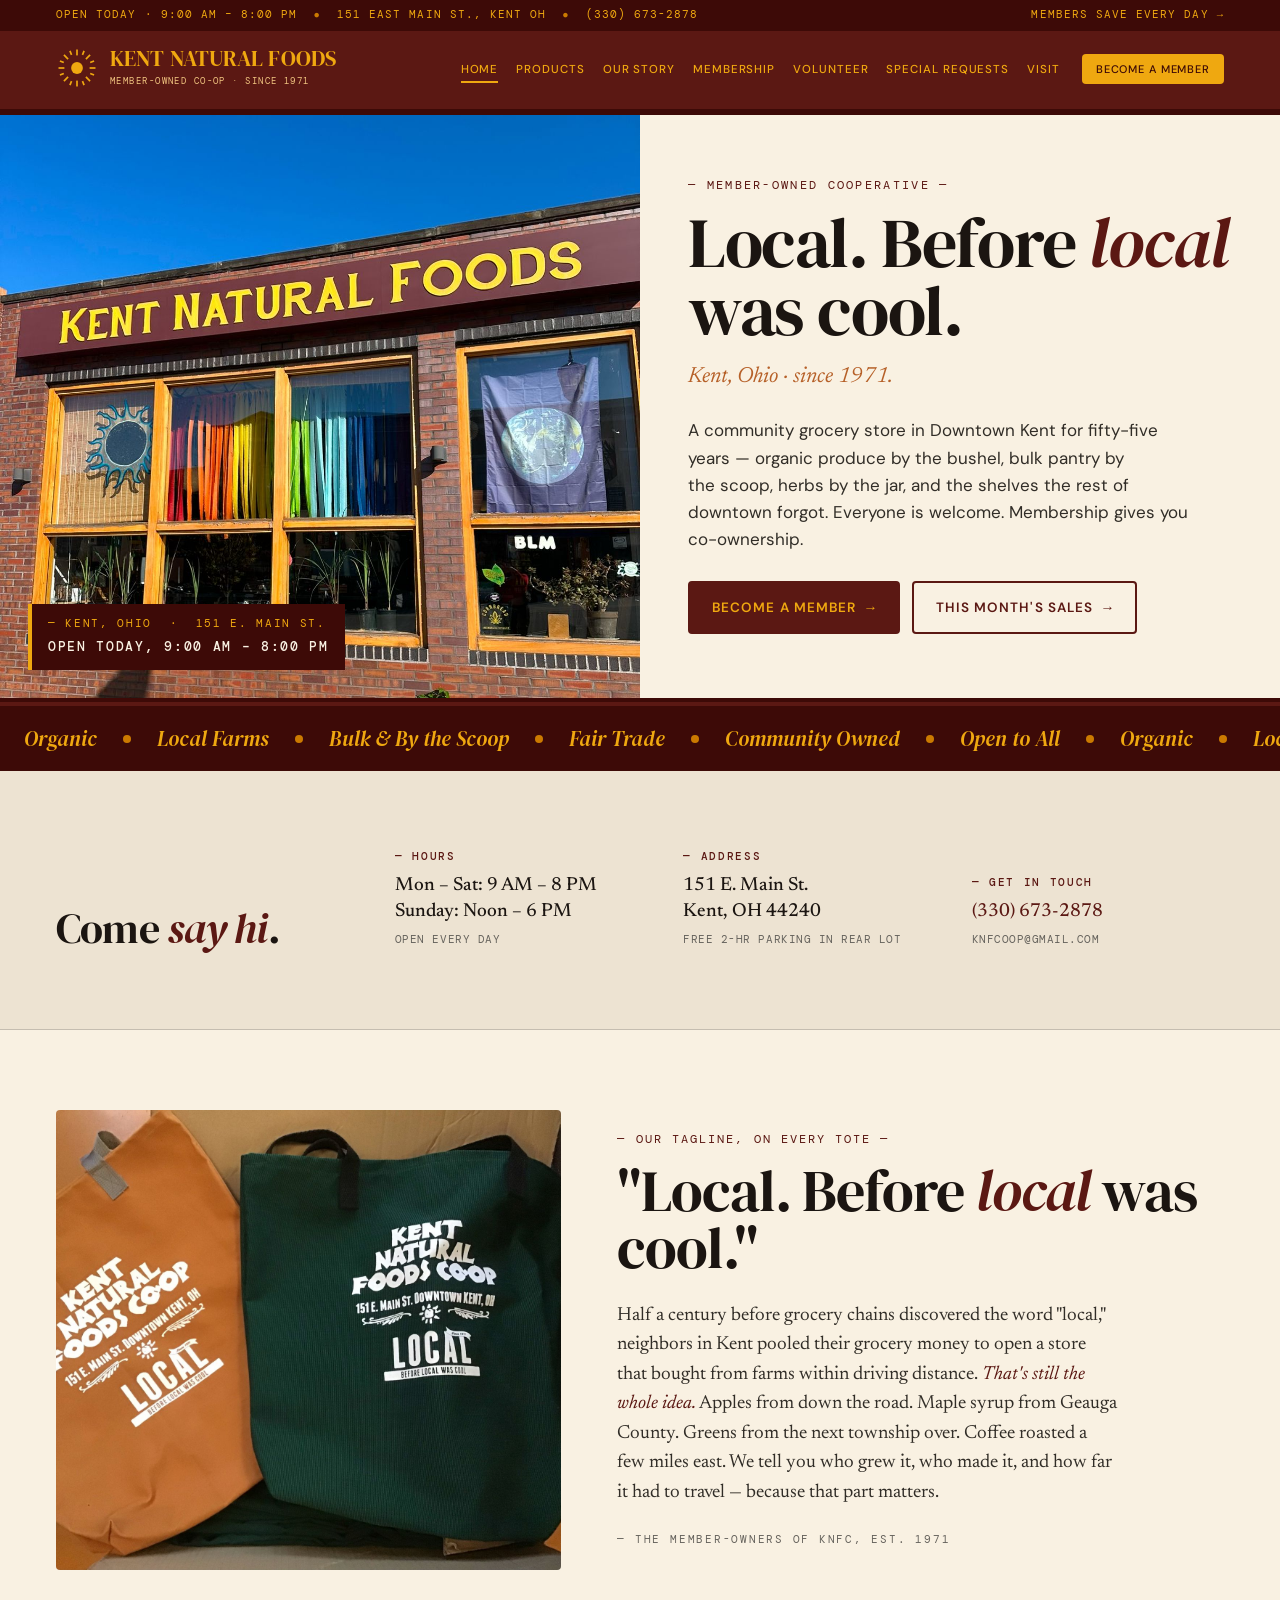
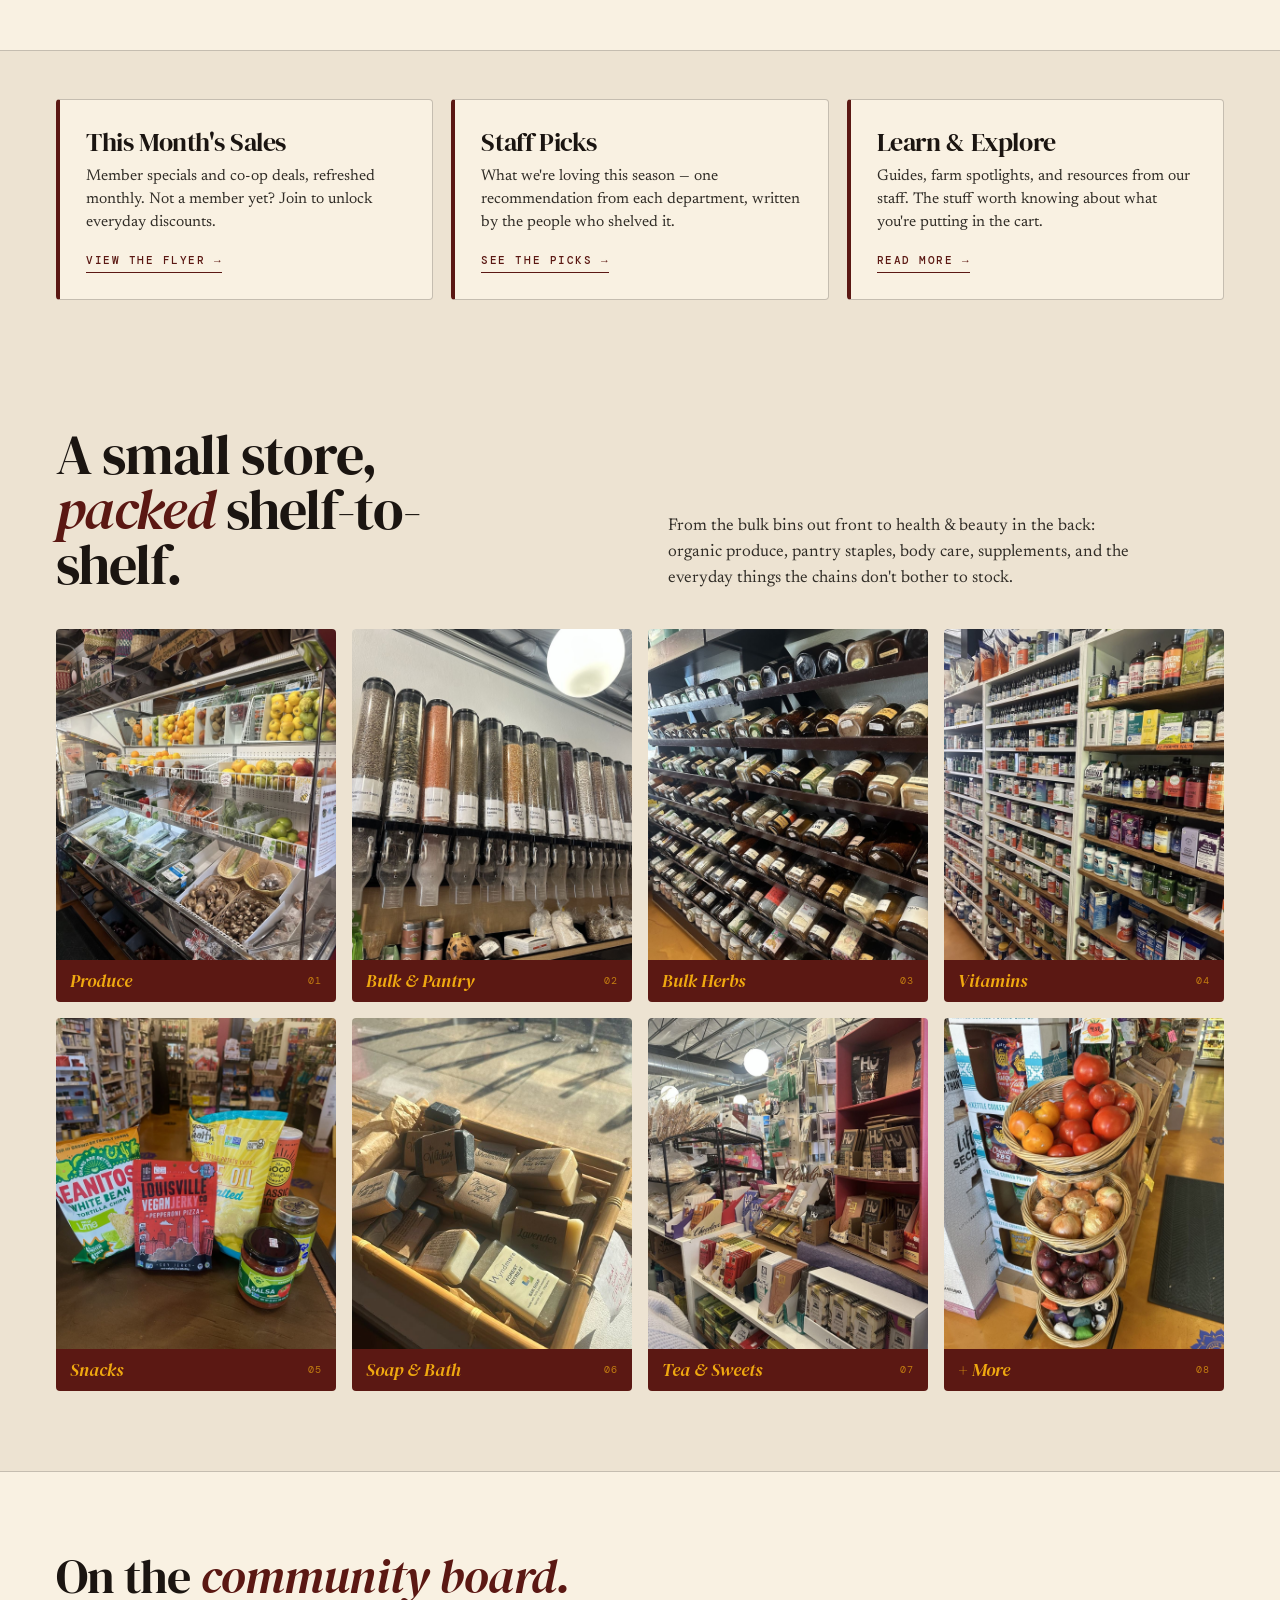
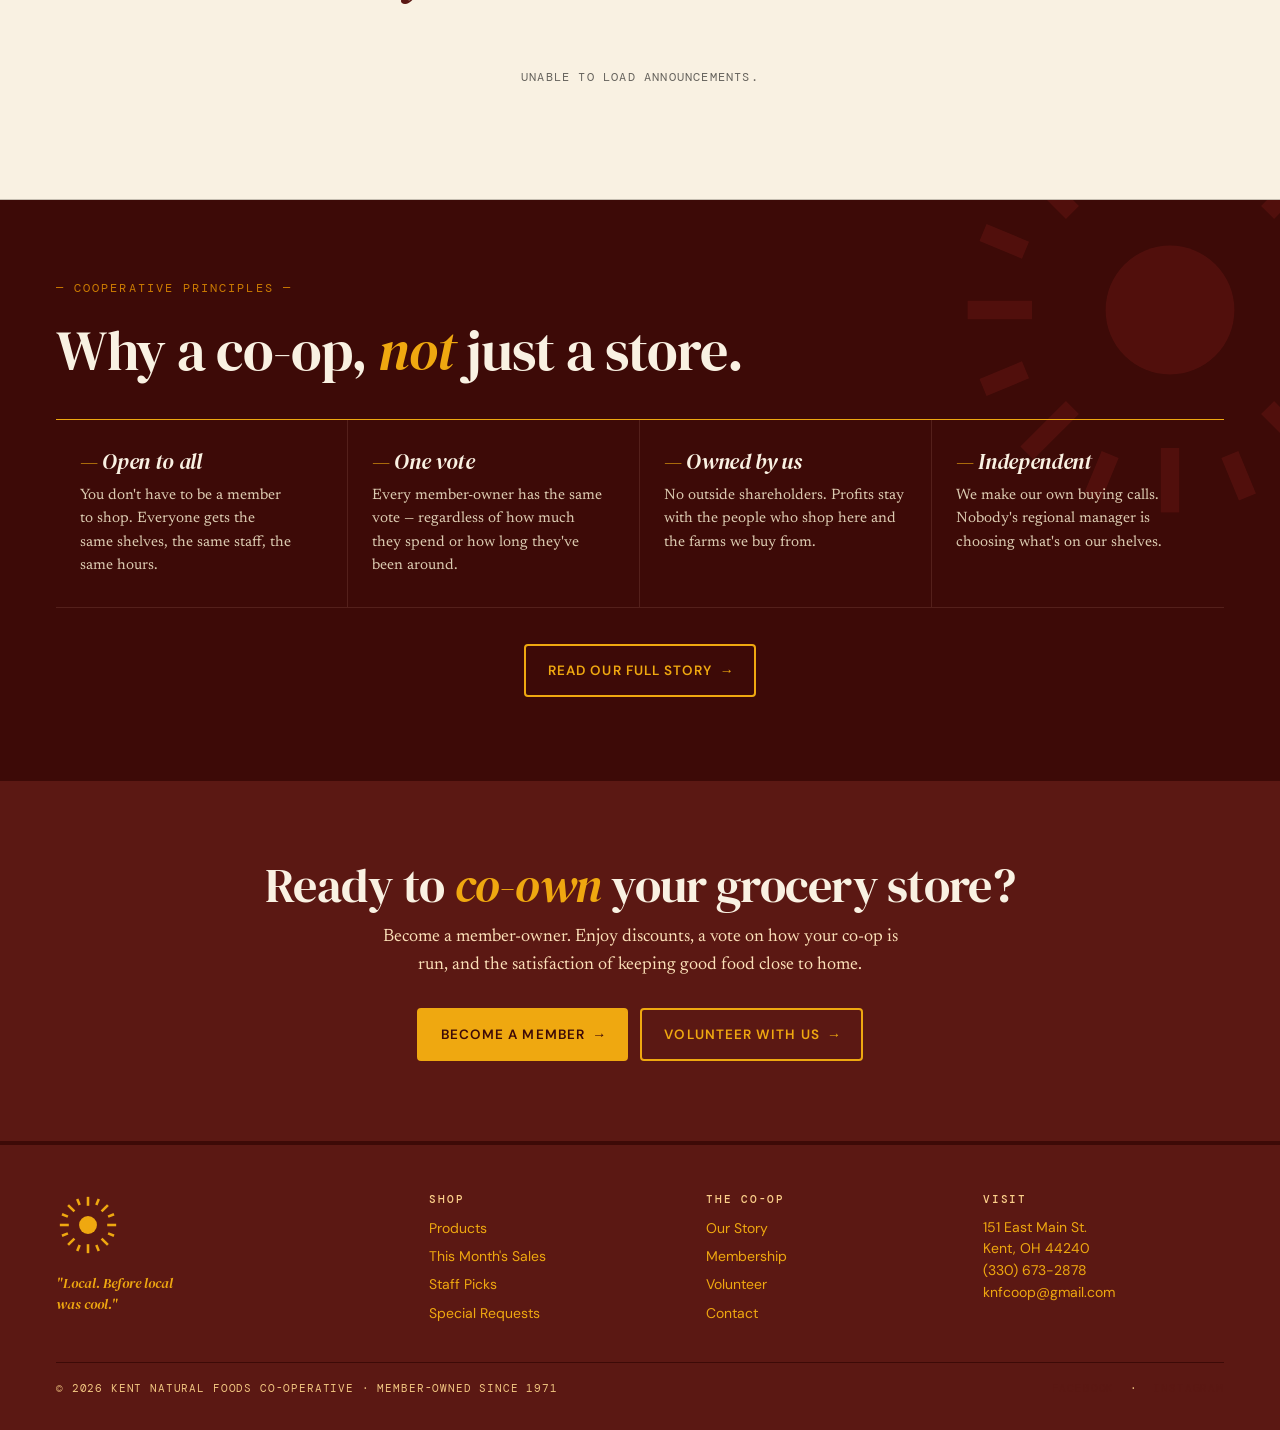
<file: index.html>
<!DOCTYPE html>
<html lang="en">
<head>
    <meta charset="UTF-8">
    <meta name="viewport" content="width=device-width, initial-scale=1.0">
    <title>Kent Natural Foods Co-op · Member-Owned Since 1971</title>
    <meta name="description" content="A community-owned grocery store on Main Street in Kent, Ohio. Organic produce, bulk pantry, herbs, and everyday goods — owned by the people who shop here. Since 1971.">
    <link rel="stylesheet" href="css/styles.css?v=2">
    <link rel="preconnect" href="https://fonts.googleapis.com">
    <link rel="preconnect" href="https://fonts.gstatic.com" crossorigin>
    <link href="https://fonts.googleapis.com/css2?family=DM+Serif+Display:ital@0;1&family=Newsreader:ital,opsz,wght@0,6..72,400;0,6..72,500;0,6..72,600;1,6..72,400;1,6..72,500&family=DM+Sans:opsz,wght@9..40,400;9..40,500;9..40,600;9..40,700&family=DM+Mono:wght@400;500&display=swap" rel="stylesheet">
</head>
<body>
    <div id="header-placeholder"></div>

    <main>
        <!-- ===================================
             HERO — storefront + manifesto line
             =================================== -->
        <section class="hero">
            <div class="hero-photo" role="img" aria-label="The KNFC storefront on East Main Street, Kent, Ohio.">
                <div class="open-badge">
                    — Kent, Ohio &nbsp;·&nbsp; 151 E. Main St.
                    <b id="hero-open-badge">Open today, 9 AM – 8 PM</b>
                </div>
            </div>
            <div class="hero-content">
                <div class="hero-eyebrow">— Member-owned cooperative —</div>
                <h1>Local. Before <em>local</em><br>was cool.</h1>
                <div class="since">Kent, Ohio · since 1971.</div>
                <p>A community grocery store in Downtown Kent for fifty-five years — organic produce by the bushel, bulk pantry by the scoop, herbs by the jar, and the shelves the rest of downtown forgot. Everyone is welcome. Membership gives you co-ownership.</p>
                <div class="hero-buttons">
                    <a href="membership.html" class="btn btn-primary">Become a Member</a>
                    <a href="products.html#sales" class="btn btn-secondary">This Month's Sales</a>
                </div>
            </div>
        </section>

        <!-- ===================================
             MARQUEE — values strip
             =================================== -->
        <section class="marquee" aria-hidden="true">
            <div class="marquee-track">
                <span>Organic</span><span class="sep"></span>
                <span>Local Farms</span><span class="sep"></span>
                <span>Bulk &amp; By the Scoop</span><span class="sep"></span>
                <span>Fair Trade</span><span class="sep"></span>
                <span>Community Owned</span><span class="sep"></span>
                <span>Open to All</span><span class="sep"></span>
                <span>Organic</span><span class="sep"></span>
                <span>Local Farms</span><span class="sep"></span>
                <span>Bulk &amp; By the Scoop</span><span class="sep"></span>
                <span>Fair Trade</span><span class="sep"></span>
                <span>Member Owned</span><span class="sep"></span>
                <span>Open to All</span><span class="sep"></span>
            </div>
        </section>

        <!-- ===================================
             VISIT STRIP
             =================================== -->
        <section class="quick-info">
            <div class="container">
                <div class="info-cards">
                    <div class="info-card info-title">
                        <h2>Come <em>say hi</em>.</h2>
                    </div>
                    <div class="info-card">
                        <h3>— Hours</h3>
                        <p>
                            Mon – Sat: 9 AM – 8 PM<br>
                            Sunday: Noon – 6 PM
                        </p>
                        <span class="info-tiny">Open every day</span>
                    </div>
                    <div class="info-card">
                        <h3>— Address</h3>
                        <p>
                            151 E. Main St.<br>
                            Kent, OH 44240
                        </p>
                        <span class="info-tiny">Free 2-hr parking in rear lot</span>
                    </div>
                    <div class="info-card">
                        <h3>— Get in touch</h3>
                        <p>
                            <a href="tel:3306732878">(330) 673-2878</a>
                        </p>
                        <span class="info-tiny">knfcoop@gmail.com</span>
                    </div>
                </div>
            </div>
        </section>

        <!-- ===================================
             MANIFESTO STRIP — "Before local was cool"
             =================================== -->
        <section class="manifesto">
            <div class="container">
                <div class="manifesto-image" role="img" aria-label="A KNFC tote bag with the tagline 'Local. Before local was cool.'"></div>
                <div class="manifesto-copy">
                    <div class="pre">— Our tagline, on every tote —</div>
                    <h2>"Local. Before <em>local</em> was cool."</h2>
                    <p>Half a century before grocery chains discovered the word "local," neighbors in Kent pooled their grocery money to open a store that bought from farms within driving distance. <em>That's still the whole idea.</em> Apples from down the road. Maple syrup from Geauga County. Greens from the next township over. Coffee roasted a few miles east. We tell you who grew it, who made it, and how far it had to travel — because that part matters.</p>
                    <div class="manifesto-signoff">— The member-owners of KNFC, est. 1971</div>
                </div>
            </div>
        </section>

        <!-- ===================================
             FEATURE LINKS — sales, picks, learn
             =================================== -->
        <section class="feature-links">
            <div class="container">
                <div class="feature-link-cards">
                    <a href="products.html#sales" class="feature-link-card">
                        <h3>This Month's Sales</h3>
                        <p>Member specials and co-op deals, refreshed monthly. Not a member yet? Join to unlock everyday discounts.</p>
                        <span class="feature-link-cta">View the flyer &rarr;</span>
                    </a>
                    <a href="products.html#staff-picks" class="feature-link-card">
                        <h3>Staff Picks</h3>
                        <p>What we're loving this season — one recommendation from each department, written by the people who shelved it.</p>
                        <span class="feature-link-cta">See the picks &rarr;</span>
                    </a>
                    <a href="products.html#learn" class="feature-link-card">
                        <h3>Learn &amp; Explore</h3>
                        <p>Guides, farm spotlights, and resources from our staff. The stuff worth knowing about what you're putting in the cart.</p>
                        <span class="feature-link-cta">Read more &rarr;</span>
                    </a>
                </div>
            </div>
        </section>

        <!-- ===================================
             DEPARTMENTS — image-led grid
             =================================== -->
        <section class="departments-section">
            <div class="container">
                <div class="departments-head">
                    <h2>A small store, <em>packed</em> shelf-to-shelf.</h2>
                    <p>From the bulk bins out front to health & beauty in the back: organic produce, pantry staples, body care, supplements, and the everyday things the chains don't bother to stock.</p>
                </div>
                <div class="dept-grid">
                    <a href="products.html" class="dept-card">
                        <div class="dept-img" style="background-image: url('images/Produce.jpeg');"></div>
                        <div class="dept-label"><span class="dept-name">Produce</span><span class="dept-num">01</span></div>
                    </a>
                    <a href="products.html" class="dept-card">
                        <div class="dept-img" style="background-image: url('images/Bulk-bins.jpeg');"></div>
                        <div class="dept-label"><span class="dept-name">Bulk &amp; Pantry</span><span class="dept-num">02</span></div>
                    </a>
                    <a href="products.html" class="dept-card">
                        <div class="dept-img" style="background-image: url('images/IMG_1141.jpeg'); background-position: center 10%;"></div>
                        <div class="dept-label"><span class="dept-name">Bulk Herbs</span><span class="dept-num">03</span></div>
                    </a>
                    <a href="products.html" class="dept-card">
                        <div class="dept-img" style="background-image: url('images/Vitamins.jpeg');"></div>
                        <div class="dept-label"><span class="dept-name">Vitamins</span><span class="dept-num">04</span></div>
                    </a>
                    <a href="products.html" class="dept-card">
                        <div class="dept-img" style="background-image: url('images/Chips_Salsa.jpeg');"></div>
                        <div class="dept-label"><span class="dept-name">Snacks</span><span class="dept-num">05</span></div>
                    </a>
                    <a href="products.html" class="dept-card">
                        <div class="dept-img" style="background-image: url('images/Soaps.jpeg');"></div>
                        <div class="dept-label"><span class="dept-name">Soap &amp; Bath</span><span class="dept-num">06</span></div>
                    </a>
                    <a href="products.html" class="dept-card">
                        <div class="dept-img" style="background-image: url('images/Chocolates-Tea.jpeg');"></div>
                        <div class="dept-label"><span class="dept-name">Tea &amp; Sweets</span><span class="dept-num">07</span></div>
                    </a>
                    <a href="products.html" class="dept-card">
                        <div class="dept-img" style="background-image: url('images/More-produce.jpeg');"></div>
                        <div class="dept-label"><span class="dept-name">+ More</span><span class="dept-num">08</span></div>
                    </a>
                </div>
            </div>
        </section>

        <!-- ===================================
             ANNOUNCEMENTS — community board
             =================================== -->
        <section class="announcements">
            <div class="container">
                <h2>On the <em>community board.</em></h2>
                <div class="announcement-cards" id="announcement-cards">
                    <p class="no-content">Loading announcements...</p>
                </div>
            </div>
        </section>

        <!-- ===================================
             WHY CO-OP — dark band with sun
             =================================== -->
        <section class="why-coop">
            <div class="big-sun sun-mark" aria-hidden="true">
                <svg viewBox="0 0 100 100">
                    <circle cx="50" cy="50" r="14" fill="currentColor"/>
                    <g fill="currentColor">
                        <rect x="48" y="6" width="4" height="14"/>
                        <rect x="48" y="80" width="4" height="14"/>
                        <rect x="6" y="48" width="14" height="4"/>
                        <rect x="80" y="48" width="14" height="4"/>
                        <rect x="48" y="6" width="4" height="14" transform="rotate(45 50 50)"/>
                        <rect x="48" y="80" width="4" height="14" transform="rotate(45 50 50)"/>
                        <rect x="48" y="6" width="4" height="14" transform="rotate(-45 50 50)"/>
                        <rect x="48" y="80" width="4" height="14" transform="rotate(-45 50 50)"/>
                        <rect x="48" y="6" width="4" height="10" transform="rotate(22.5 50 50)"/>
                        <rect x="48" y="84" width="4" height="10" transform="rotate(22.5 50 50)"/>
                        <rect x="48" y="6" width="4" height="10" transform="rotate(-22.5 50 50)"/>
                        <rect x="48" y="84" width="4" height="10" transform="rotate(-22.5 50 50)"/>
                        <rect x="48" y="6" width="4" height="10" transform="rotate(67.5 50 50)"/>
                        <rect x="48" y="84" width="4" height="10" transform="rotate(67.5 50 50)"/>
                        <rect x="48" y="6" width="4" height="10" transform="rotate(-67.5 50 50)"/>
                        <rect x="48" y="84" width="4" height="10" transform="rotate(-67.5 50 50)"/>
                    </g>
                </svg>
            </div>
            <div class="container">
                <div class="pre">— Cooperative principles —</div>
                <h2>Why a co-op, <em>not</em> just a store.</h2>
                <div class="benefits-grid">
                    <div class="benefit">
                        <h3>Open to all</h3>
                        <p>You don't have to be a member to shop. Everyone gets the same shelves, the same staff, the same hours.</p>
                    </div>
                    <div class="benefit">
                        <h3>One vote</h3>
                        <p>Every member-owner has the same vote — regardless of how much they spend or how long they've been around.</p>
                    </div>
                    <div class="benefit">
                        <h3>Owned by us</h3>
                        <p>No outside shareholders. Profits stay with the people who shop here and the farms we buy from.</p>
                    </div>
                    <div class="benefit">
                        <h3>Independent</h3>
                        <p>We make our own buying calls. Nobody's regional manager is choosing what's on our shelves.</p>
                    </div>
                </div>
                <div class="cta-center">
                    <a href="about.html" class="btn btn-outline">Read our full story</a>
                </div>
            </div>
        </section>

        <!-- ===================================
             CTA — join
             =================================== -->
        <section class="cta-section">
            <div class="container">
                <div class="cta-content">
                    <h2>Ready to <em>co-own</em> your grocery store?</h2>
                    <p>Become a member-owner. Enjoy discounts, a vote on how your co-op is run, and the satisfaction of keeping good food close to home.</p>
                    <div class="cta-buttons">
                        <a href="membership.html" class="btn btn-primary">Become a Member</a>
                        <a href="volunteer.html" class="btn btn-secondary">Volunteer With Us</a>
                    </div>
                </div>
            </div>
        </section>
    </main>

    <div id="footer-placeholder"></div>

    <script src="js/main.js"></script>
    <script src="js/content.js?v=4"></script>
</body>
</html>
</file>
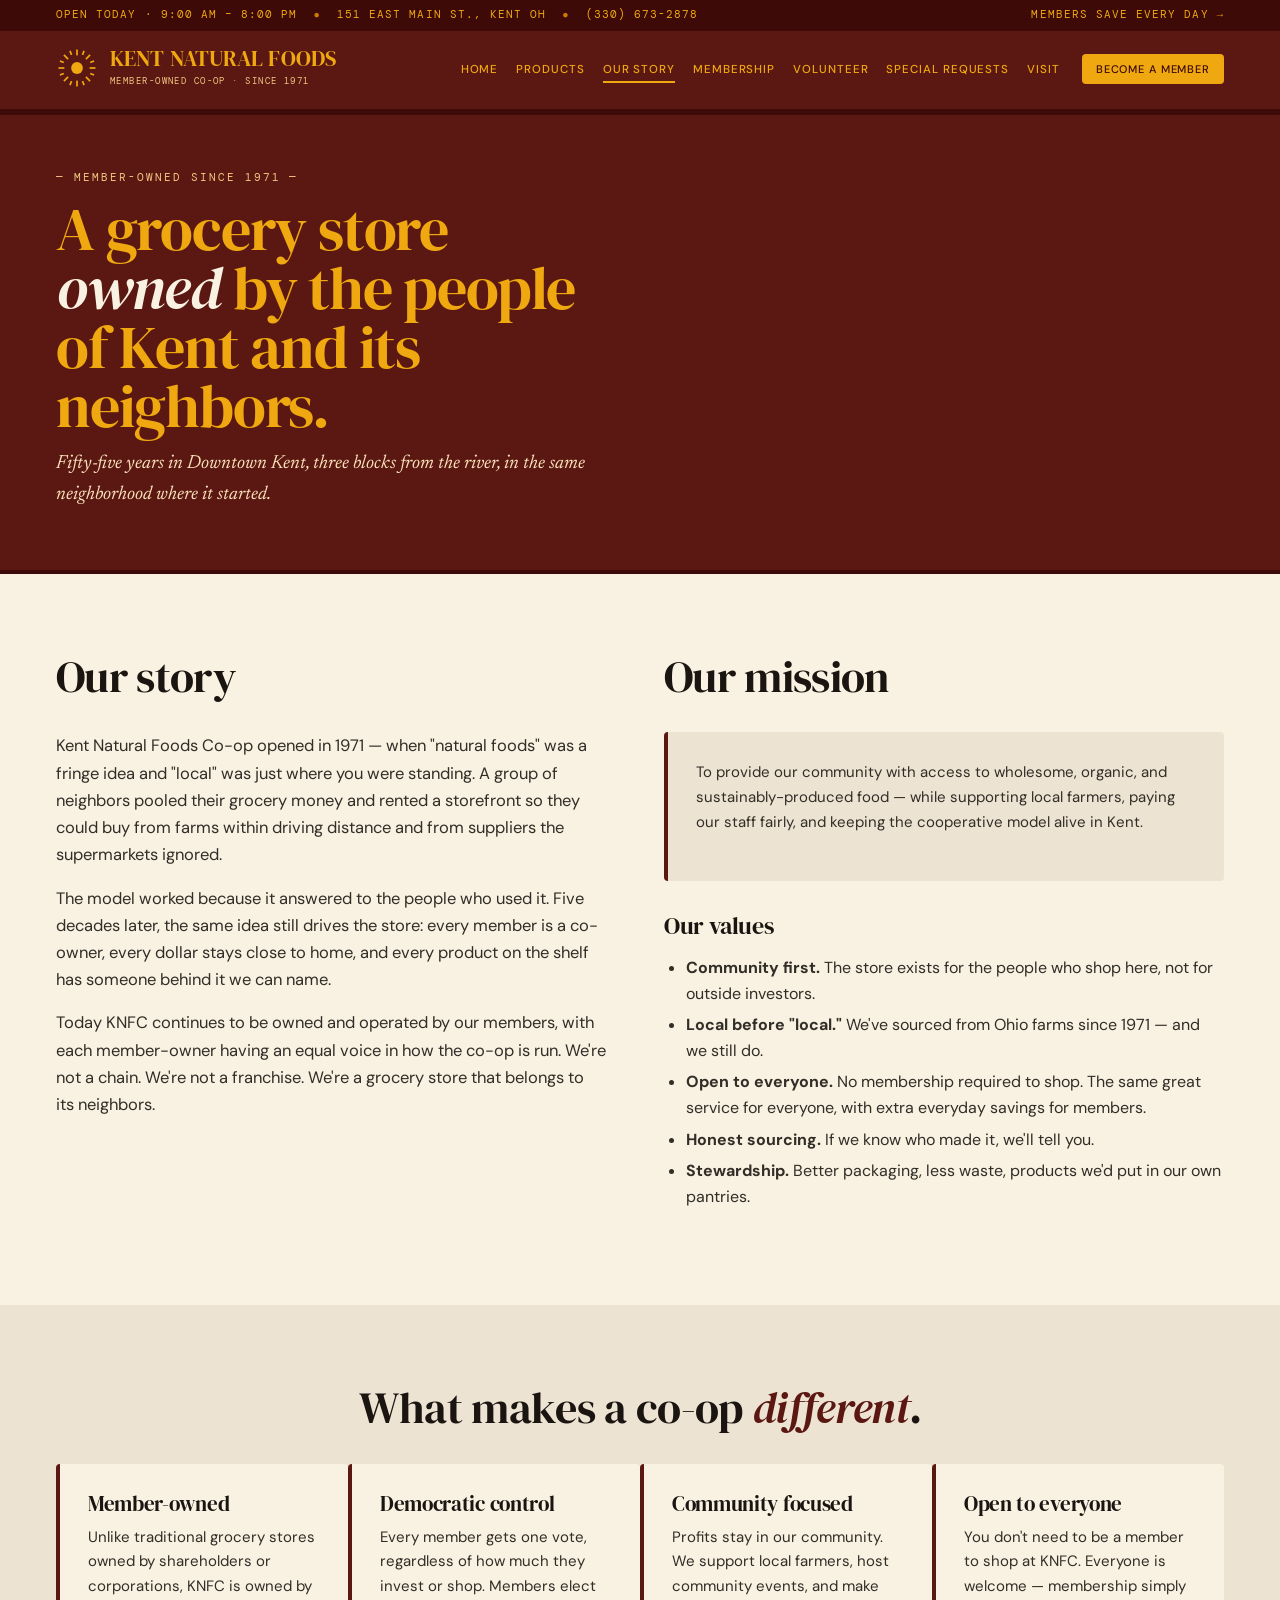
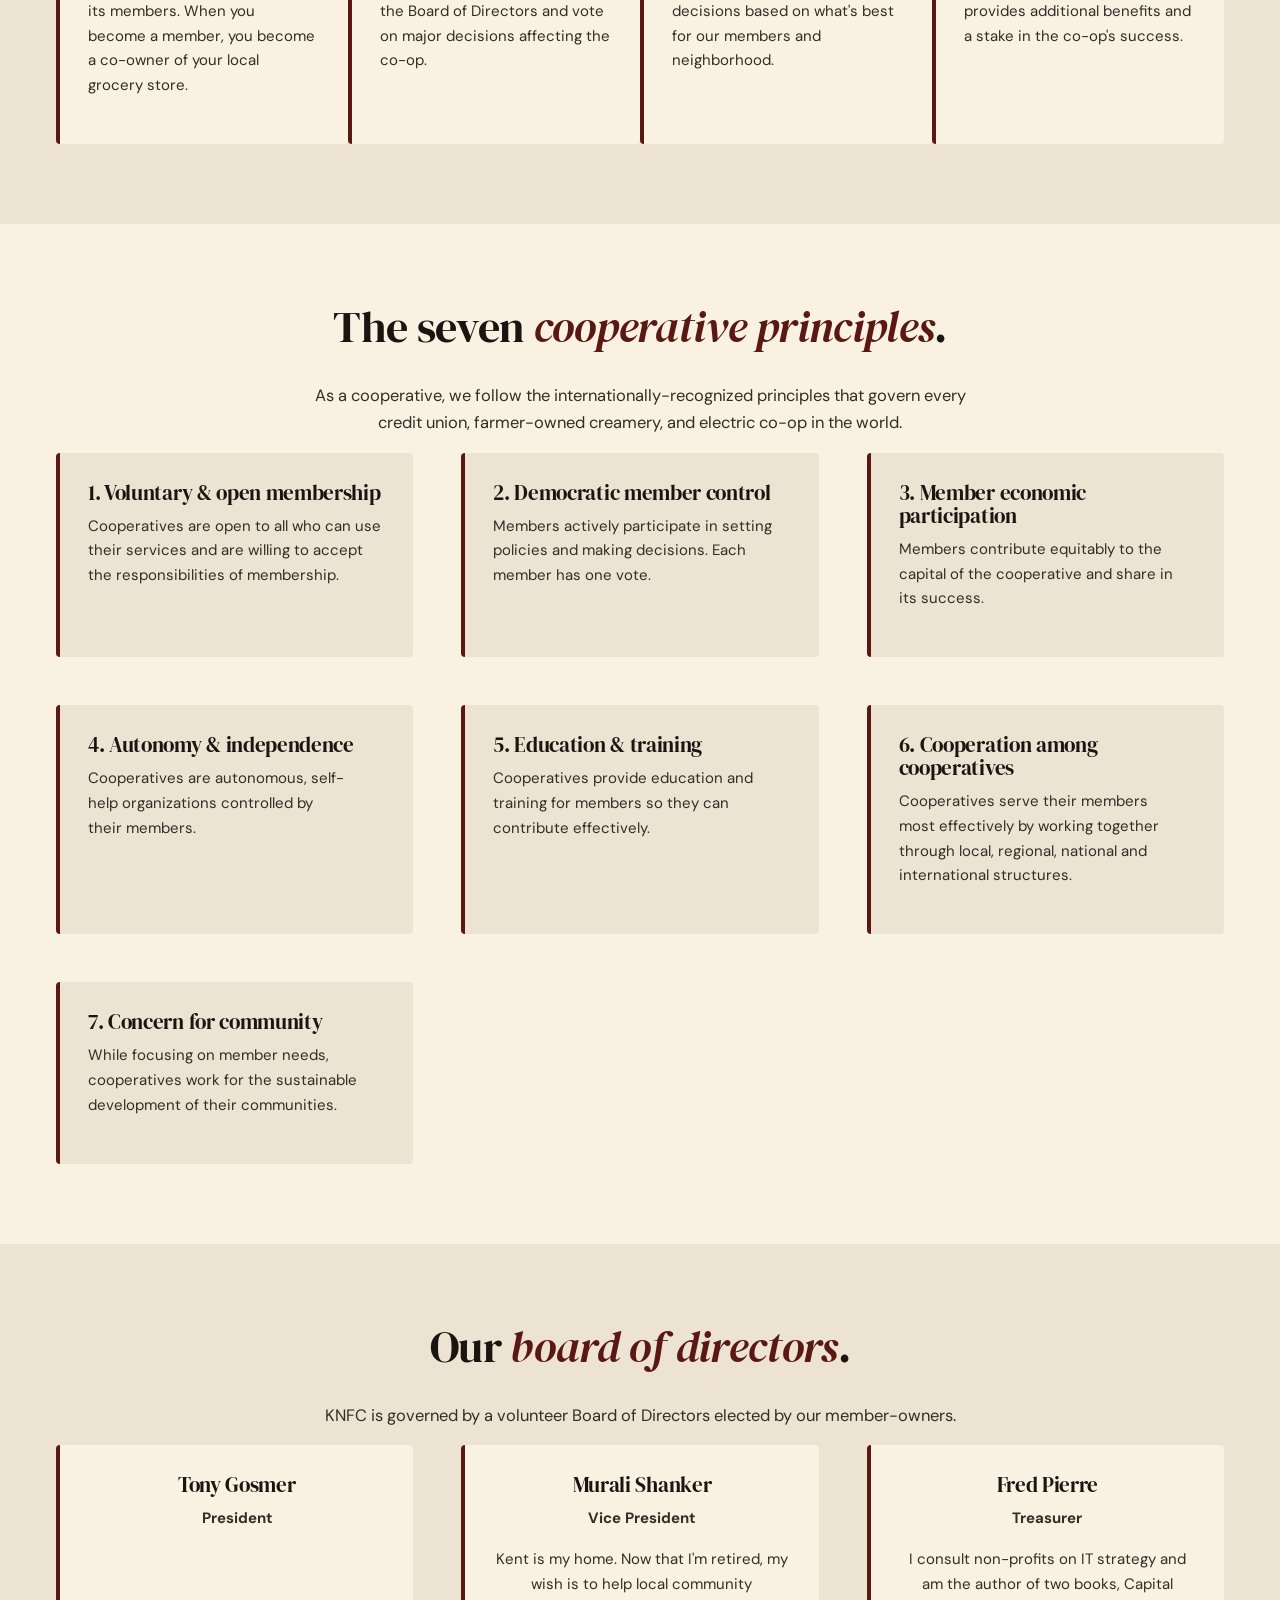
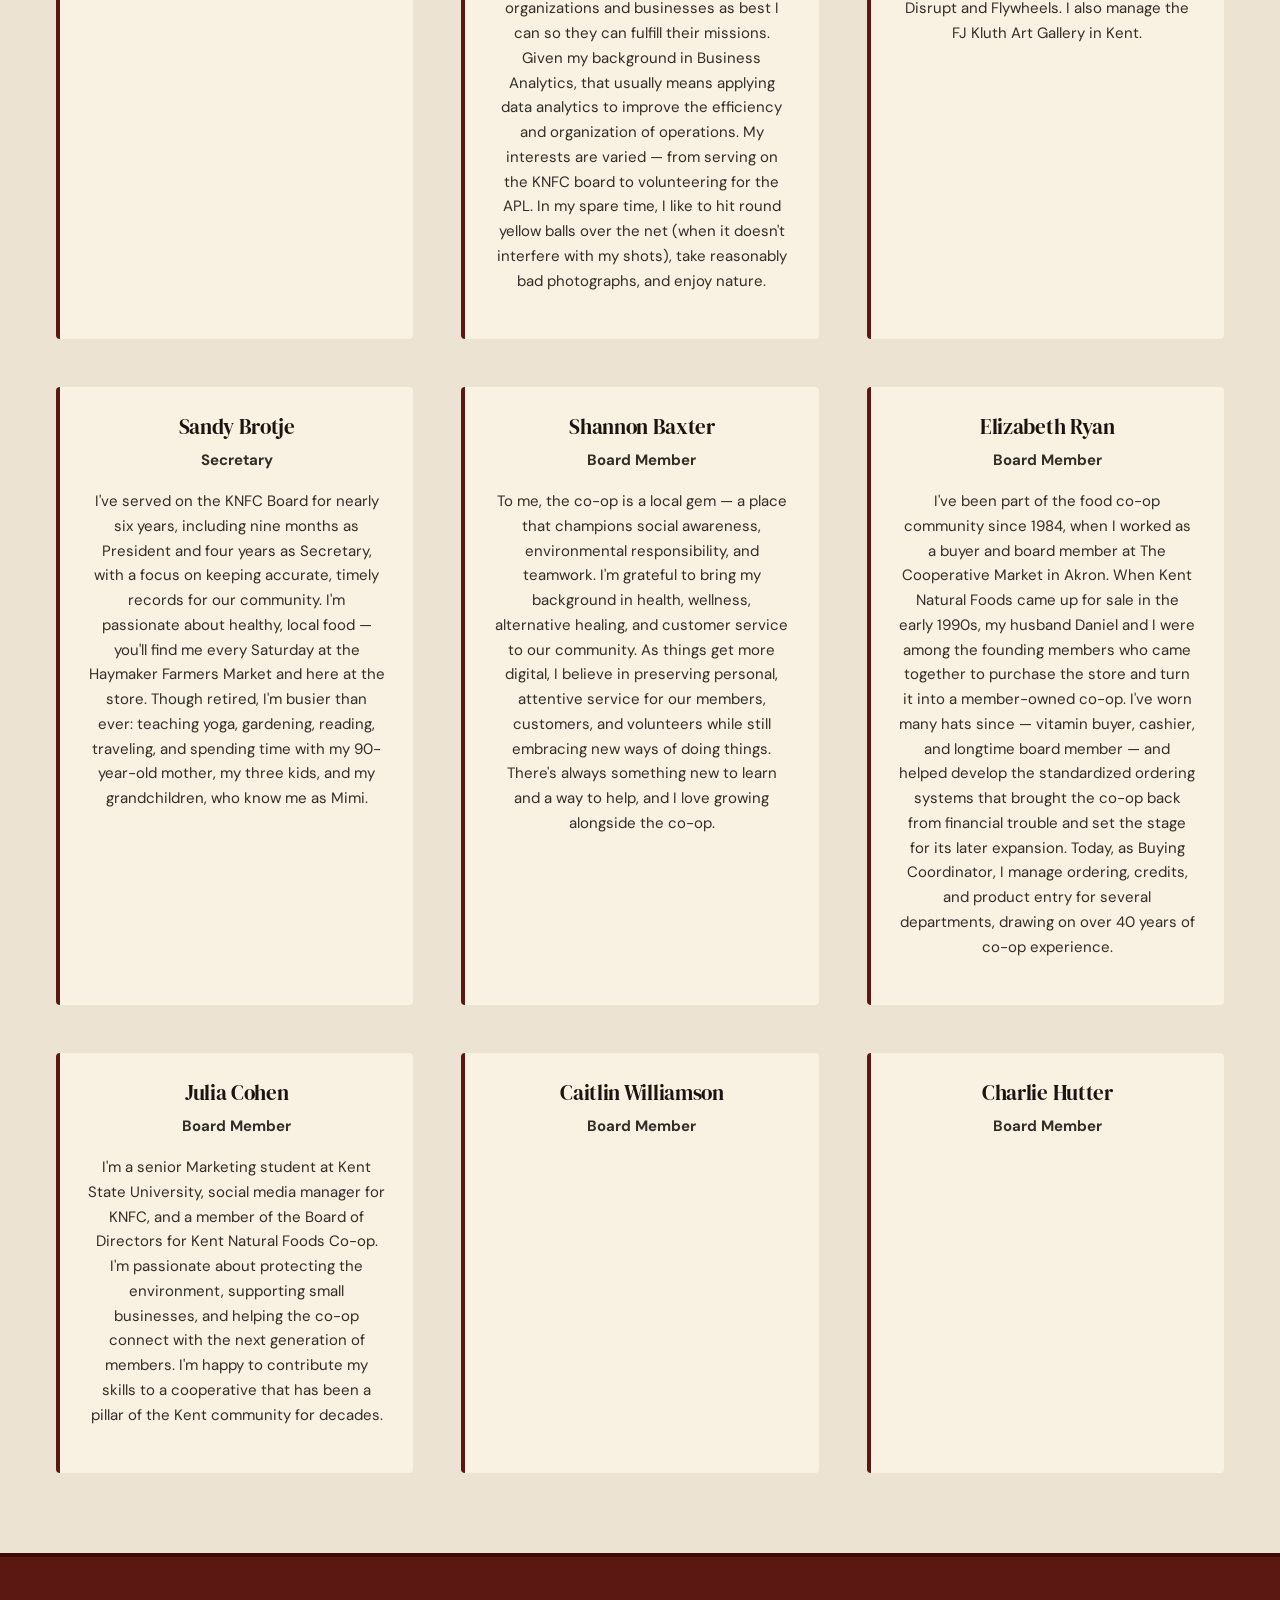
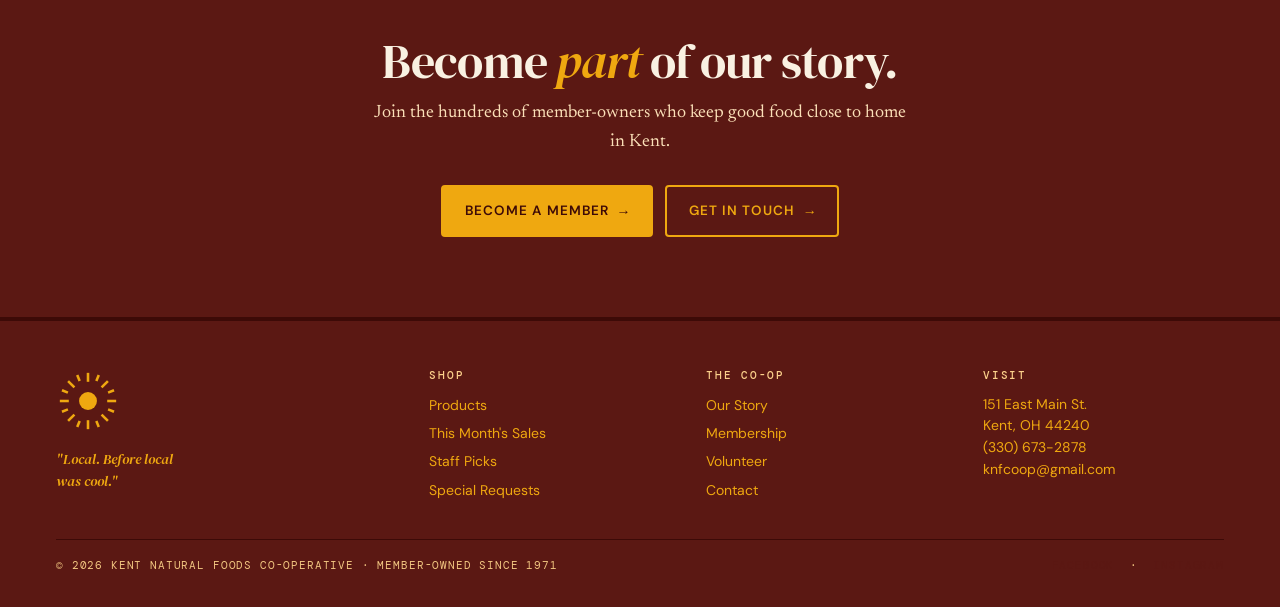
<file: about.html>
<!DOCTYPE html>
<html lang="en">
<head>
    <meta charset="UTF-8">
    <meta name="viewport" content="width=device-width, initial-scale=1.0">
    <title>Our Story · Kent Natural Foods Co-op</title>
    <meta name="description" content="Kent Natural Foods Co-op has been a member-owned community grocery store on Main Street since 1971. Our history, mission, and cooperative principles.">
    <link rel="stylesheet" href="css/styles.css?v=2">
    <link rel="preconnect" href="https://fonts.googleapis.com">
    <link rel="preconnect" href="https://fonts.gstatic.com" crossorigin>
    <link href="https://fonts.googleapis.com/css2?family=DM+Serif+Display:ital@0;1&family=Newsreader:ital,opsz,wght@0,6..72,400;0,6..72,500;0,6..72,600;1,6..72,400;1,6..72,500&family=DM+Sans:opsz,wght@9..40,400;9..40,500;9..40,600;9..40,700&family=DM+Mono:wght@400;500&display=swap" rel="stylesheet">
</head>
<body>
    <div id="header-placeholder"></div>

    <main>
        <section class="page-header">
            <div class="container">
                <div class="pre">— Member-owned since 1971 —</div>
                <h1>A grocery store <em>owned</em> by the people of Kent and its neighbors.</h1>
                <p>Fifty-five years in Downtown Kent, three blocks from the river, in the same neighborhood where it started.</p>
            </div>
        </section>

        <section class="content-section">
            <div class="container">
                <div class="content-grid">
                    <div>
                        <h2>Our story</h2>
                        <p>Kent Natural Foods Co-op opened in 1971 — when "natural foods" was a fringe idea and "local" was just where you were standing. A group of neighbors pooled their grocery money and rented a storefront so they could buy from farms within driving distance and from suppliers the supermarkets ignored.</p>
                        <p>The model worked because it answered to the people who used it. Five decades later, the same idea still drives the store: every member is a co-owner, every dollar stays close to home, and every product on the shelf has someone behind it we can name.</p>
                        <p>Today KNFC continues to be owned and operated by our members, with each member-owner having an equal voice in how the co-op is run. We're not a chain. We're not a franchise. We're a grocery store that belongs to its neighbors.</p>
                    </div>
                    <div>
                        <h2>Our mission</h2>
                        <div class="content-card">
                            <p>To provide our community with access to wholesome, organic, and sustainably-produced food — while supporting local farmers, paying our staff fairly, and keeping the cooperative model alive in Kent.</p>
                        </div>

                        <h3 class="mt-2">Our values</h3>
                        <ul>
                            <li><strong>Community first.</strong> The store exists for the people who shop here, not for outside investors.</li>
                            <li><strong>Local before "local."</strong> We've sourced from Ohio farms since 1971 — and we still do.</li>
                            <li><strong>Open to everyone.</strong> No membership required to shop. The same great service for everyone, with extra everyday savings for members.</li>
                            <li><strong>Honest sourcing.</strong> If we know who made it, we'll tell you.</li>
                            <li><strong>Stewardship.</strong> Better packaging, less waste, products we'd put in our own pantries.</li>
                        </ul>
                    </div>
                </div>
            </div>
        </section>

        <section class="content-section alt-bg">
            <div class="container">
                <h2 class="text-center">What makes a co-op <em>different</em>.</h2>
                <div class="benefits-grid mt-2" style="grid-template-columns: repeat(auto-fit, minmax(240px, 1fr)); border-top: none; margin-top: 2rem;">
                    <div class="content-card">
                        <h3>Member-owned</h3>
                        <p>Unlike traditional grocery stores owned by shareholders or corporations, KNFC is owned by its members. When you become a member, you become a co-owner of your local grocery store.</p>
                    </div>
                    <div class="content-card">
                        <h3>Democratic control</h3>
                        <p>Every member gets one vote, regardless of how much they invest or shop. Members elect the Board of Directors and vote on major decisions affecting the co-op.</p>
                    </div>
                    <div class="content-card">
                        <h3>Community focused</h3>
                        <p>Profits stay in our community. We support local farmers, host community events, and make decisions based on what's best for our members and neighborhood.</p>
                    </div>
                    <div class="content-card">
                        <h3>Open to everyone</h3>
                        <p>You don't need to be a member to shop at KNFC. Everyone is welcome — membership simply provides additional benefits and a stake in the co-op's success.</p>
                    </div>
                </div>
            </div>
        </section>

        <section class="content-section">
            <div class="container">
                <h2 class="text-center">The seven <em>cooperative principles</em>.</h2>
                <p class="text-center mb-2" style="max-width: 60ch; margin-left: auto; margin-right: auto;">As a cooperative, we follow the internationally-recognized principles that govern every credit union, farmer-owned creamery, and electric co-op in the world.</p>
                <div class="content-grid">
                    <div class="content-card">
                        <h3>1. Voluntary &amp; open membership</h3>
                        <p>Cooperatives are open to all who can use their services and are willing to accept the responsibilities of membership.</p>
                    </div>
                    <div class="content-card">
                        <h3>2. Democratic member control</h3>
                        <p>Members actively participate in setting policies and making decisions. Each member has one vote.</p>
                    </div>
                    <div class="content-card">
                        <h3>3. Member economic participation</h3>
                        <p>Members contribute equitably to the capital of the cooperative and share in its success.</p>
                    </div>
                    <div class="content-card">
                        <h3>4. Autonomy &amp; independence</h3>
                        <p>Cooperatives are autonomous, self-help organizations controlled by their members.</p>
                    </div>
                    <div class="content-card">
                        <h3>5. Education &amp; training</h3>
                        <p>Cooperatives provide education and training for members so they can contribute effectively.</p>
                    </div>
                    <div class="content-card">
                        <h3>6. Cooperation among cooperatives</h3>
                        <p>Cooperatives serve their members most effectively by working together through local, regional, national and international structures.</p>
                    </div>
                    <div class="content-card">
                        <h3>7. Concern for community</h3>
                        <p>While focusing on member needs, cooperatives work for the sustainable development of their communities.</p>
                    </div>
                </div>
            </div>
        </section>

        <section class="content-section alt-bg">
            <div class="container">
                <h2 class="text-center">Our <em>board of directors</em>.</h2>
                <p class="text-center mb-2" style="max-width: 60ch; margin-left: auto; margin-right: auto;">KNFC is governed by a volunteer Board of Directors elected by our member-owners.</p>

                <div class="content-grid">
                    <div class="content-card text-center">
                        <h3>Tony Gosmer</h3>
                        <p><strong>President</strong></p>
                    </div>
                    <div class="content-card text-center">
                        <h3>Murali Shanker</h3>
                        <p><strong>Vice President</strong></p>
                        <p>Kent is my home. Now that I'm retired, my wish is to help local community organizations and businesses as best I can so they can fulfill their missions. Given my background in Business Analytics, that usually means applying data analytics to improve the efficiency and organization of operations. My interests are varied — from serving on the KNFC board to volunteering for the APL. In my spare time, I like to hit round yellow balls over the net (when it doesn't interfere with my shots), take reasonably bad photographs, and enjoy nature.</p>
                    </div>
                    <div class="content-card text-center">
                        <h3>Fred Pierre</h3>
                        <p><strong>Treasurer</strong></p>
                        <p>I consult non-profits on IT strategy and am the author of two books, Capital Disrupt and Flywheels. I also manage the FJ Kluth Art Gallery in Kent.</p>
                    </div>
                    <div class="content-card text-center">
                        <h3>Sandy Brotje</h3>
                        <p><strong>Secretary</strong></p>
                        <p>I've served on the KNFC Board for nearly six years, including nine months as President and four years as Secretary, with a focus on keeping accurate, timely records for our community. I'm passionate about healthy, local food — you'll find me every Saturday at the Haymaker Farmers Market and here at the store. Though retired, I'm busier than ever: teaching yoga, gardening, reading, traveling, and spending time with my 90-year-old mother, my three kids, and my grandchildren, who know me as Mimi.</p>
                    </div>
                    <div class="content-card text-center">
                        <h3>Shannon Baxter</h3>
                        <p><strong>Board Member</strong></p>
                        <p>To me, the co-op is a local gem — a place that champions social awareness, environmental responsibility, and teamwork. I'm grateful to bring my background in health, wellness, alternative healing, and customer service to our community. As things get more digital, I believe in preserving personal, attentive service for our members, customers, and volunteers while still embracing new ways of doing things. There's always something new to learn and a way to help, and I love growing alongside the co-op.</p>
                    </div>
                    <div class="content-card text-center">
                        <h3>Elizabeth Ryan</h3>
                        <p><strong>Board Member</strong></p>
                        <p>I've been part of the food co-op community since 1984, when I worked as a buyer and board member at The Cooperative Market in Akron. When Kent Natural Foods came up for sale in the early 1990s, my husband Daniel and I were among the founding members who came together to purchase the store and turn it into a member-owned co-op. I've worn many hats since — vitamin buyer, cashier, and longtime board member — and helped develop the standardized ordering systems that brought the co-op back from financial trouble and set the stage for its later expansion. Today, as Buying Coordinator, I manage ordering, credits, and product entry for several departments, drawing on over 40 years of co-op experience.</p>
                    </div>
                    <div class="content-card text-center">
                        <h3>Julia Cohen</h3>
                        <p><strong>Board Member</strong></p>
                        <p>I'm a senior Marketing student at Kent State University, social media manager for KNFC, and a member of the Board of Directors for Kent Natural Foods Co-op. I'm passionate about protecting the environment, supporting small businesses, and helping the co-op connect with the next generation of members. I'm happy to contribute my skills to a cooperative that has been a pillar of the Kent community for decades.</p>
                    </div>
                    <div class="content-card text-center">
                        <h3>Caitlin Williamson</h3>
                        <p><strong>Board Member</strong></p>
                    </div>
                    <div class="content-card text-center">
                        <h3>Charlie Hutter</h3>
                        <p><strong>Board Member</strong></p>
                    </div>
                </div>
            </div>
        </section>

        <section class="cta-section">
            <div class="container">
                <div class="cta-content">
                    <h2>Become <em>part</em> of our story.</h2>
                    <p>Join the hundreds of member-owners who keep good food close to home in Kent.</p>
                    <div class="cta-buttons">
                        <a href="membership.html" class="btn btn-primary">Become a Member</a>
                        <a href="contact.html" class="btn btn-secondary">Get in Touch</a>
                    </div>
                </div>
            </div>
        </section>
    </main>

    <div id="footer-placeholder"></div>

    <script src="js/main.js"></script>
</body>
</html>
</file>
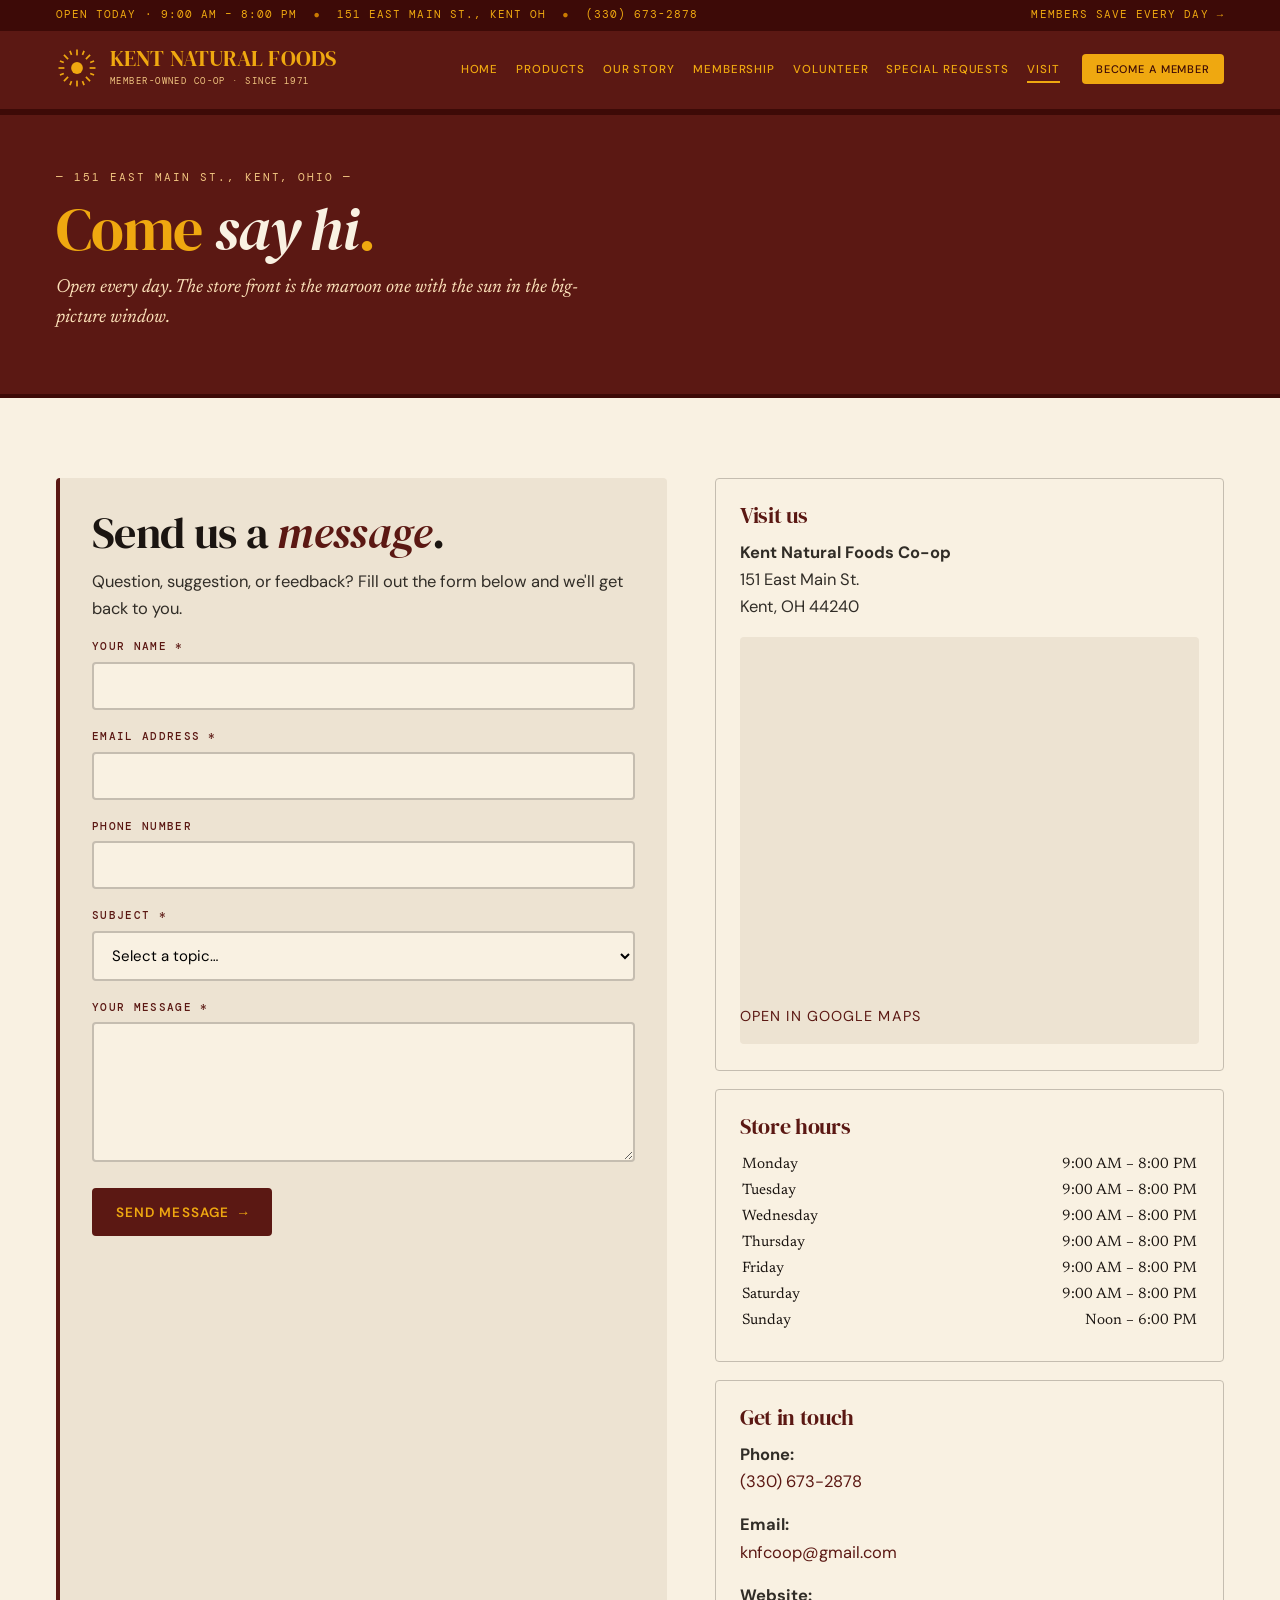
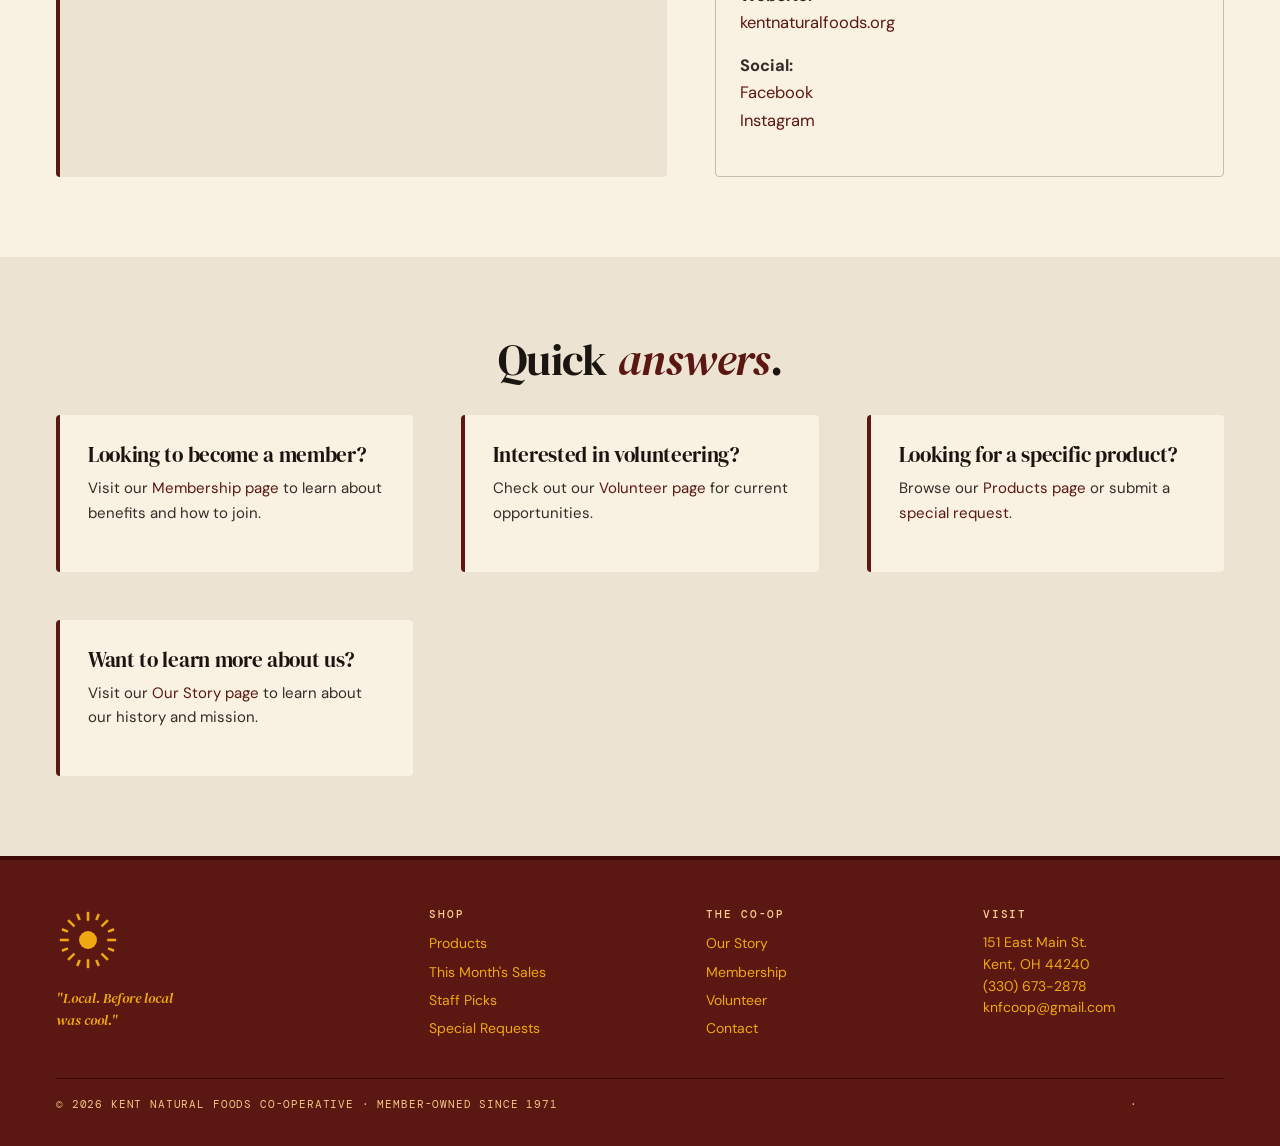
<file: contact.html>
<!DOCTYPE html>
<html lang="en">
<head>
    <meta charset="UTF-8">
    <meta name="viewport" content="width=device-width, initial-scale=1.0">
    <title>Visit · Kent Natural Foods Co-op</title>
    <meta name="description" content="Visit Kent Natural Foods Co-op at 151 East Main St., Kent, Ohio. Hours, location, contact form, and ways to get in touch.">
    <link rel="stylesheet" href="css/styles.css?v=2">
    <link rel="preconnect" href="https://fonts.googleapis.com">
    <link rel="preconnect" href="https://fonts.gstatic.com" crossorigin>
    <link href="https://fonts.googleapis.com/css2?family=DM+Serif+Display:ital@0;1&family=Newsreader:ital,opsz,wght@0,6..72,400;0,6..72,500;0,6..72,600;1,6..72,400;1,6..72,500&family=DM+Sans:opsz,wght@9..40,400;9..40,500;9..40,600;9..40,700&family=DM+Mono:wght@400;500&display=swap" rel="stylesheet">
</head>
<body>
    <div id="header-placeholder"></div>

    <main>
        <section class="page-header">
            <div class="container">
                <div class="pre">— 151 East Main St., Kent, Ohio —</div>
                <h1>Come <em>say hi</em>.</h1>
                <p>Open every day. The store front is the maroon one with the sun in the big-picture window.</p>
            </div>
        </section>

        <section class="content-section">
            <div class="container">
                <div class="contact-grid">
                    <div class="contact-form">
                        <h2>Send us a <em>message</em>.</h2>
                        <p class="mb-2">Question, suggestion, or feedback? Fill out the form below and we'll get back to you.</p>

                        <!--
                            NOTE: This form needs a backend to process submissions.
                            See README for Formspree / Netlify Forms setup.
                        -->
                        <form action="#" method="POST" id="contact-form">
                            <div class="form-group">
                                <label for="name">Your name *</label>
                                <input type="text" id="name" name="name" required>
                            </div>
                            <div class="form-group">
                                <label for="email">Email address *</label>
                                <input type="email" id="email" name="email" required>
                            </div>
                            <div class="form-group">
                                <label for="phone">Phone number</label>
                                <input type="tel" id="phone" name="phone">
                            </div>
                            <div class="form-group">
                                <label for="subject">Subject *</label>
                                <select id="subject" name="subject" required>
                                    <option value="">Select a topic…</option>
                                    <option value="general">General inquiry</option>
                                    <option value="membership">Membership questions</option>
                                    <option value="volunteer">Volunteering</option>
                                    <option value="products">Product request / question</option>
                                    <option value="feedback">Feedback or suggestion</option>
                                    <option value="other">Other</option>
                                </select>
                            </div>
                            <div class="form-group">
                                <label for="message">Your message *</label>
                                <textarea id="message" name="message" required></textarea>
                            </div>
                            <button type="submit" class="btn btn-primary">Send Message</button>
                        </form>
                    </div>

                    <div class="contact-info-section">
                        <div class="contact-info-card">
                            <h3>Visit us</h3>
                            <p>
                                <strong>Kent Natural Foods Co-op</strong><br>
                                151 East Main St.<br>
                                Kent, OH 44240
                            </p>
                            <div class="map-container">
                                <div class="map-lazy" data-src="https://www.google.com/maps/embed?pb=!1m18!1m12!1m3!1d6008.216960886487!2d-81.35966552380496!3d41.153984171330464!2m3!1f0!2f0!3f0!3m2!1i1024!2i768!4f13.1!3m3!1m2!1s0x8831252128b264e3%3A0x1597c7f71bb0eb59!2sKent%20Natural%20Foods!5e0!3m2!1sen!2sus!4v1779661634150!5m2!1sen!2sus" role="button" aria-label="Open interactive map">
                                    <img src="images/Storefront-main.jpeg" alt="Kent Natural Foods — open map in Google Maps" style="width:100%; height:360px; object-fit:cover; border:0; display:block;">
                                </div>
                                <noscript>
                                    <iframe src="https://www.google.com/maps/embed?pb=!1m18!1m12!1m3!1d6008.216960886487!2d-81.35966552380496!3d41.153984171330464!2m3!1f0!2f0!3f0!3m2!1i1024!2i768!4f13.1!3m3!1m2!1s0x8831252128b264e3%3A0x1597c7f71bb0eb59!2sKent%20Natural%20Foods!5e0!3m2!1sen!2sus!4v1779661634150!5m2!1sen!2sus" width="600" height="450" style="border:0; width:100%; height:360px;" allowfullscreen="" loading="lazy" referrerpolicy="no-referrer-when-downgrade"></iframe>
                                </noscript>
                                <p style="margin-top:0.5rem; font-size:0.9rem;"><a href="https://www.google.com/maps/place/Kent+Natural+Foods/@41.1539841,-81.3596655,15z" target="_blank" rel="noopener">Open in Google Maps</a></p>
                            </div>
                        </div>

                        <div class="contact-info-card">
                            <h3>Store hours</h3>
                            <table style="width: 100%; font-family: var(--font-editorial); font-size: 15px;">
                                <tr><td>Monday</td><td style="text-align: right;">9:00 AM – 8:00 PM</td></tr>
                                <tr><td>Tuesday</td><td style="text-align: right;">9:00 AM – 8:00 PM</td></tr>
                                <tr><td>Wednesday</td><td style="text-align: right;">9:00 AM – 8:00 PM</td></tr>
                                <tr><td>Thursday</td><td style="text-align: right;">9:00 AM – 8:00 PM</td></tr>
                                <tr><td>Friday</td><td style="text-align: right;">9:00 AM – 8:00 PM</td></tr>
                                <tr><td>Saturday</td><td style="text-align: right;">9:00 AM – 8:00 PM</td></tr>
                                <tr><td>Sunday</td><td style="text-align: right;">Noon – 6:00 PM</td></tr>
                            </table>
                        </div>

                        <div class="contact-info-card">
                            <h3>Get in touch</h3>
                            <p>
                                <strong>Phone:</strong><br>
                                <a href="tel:3306732878">(330) 673-2878</a>
                            </p>
                            <p>
                                <strong>Email:</strong><br>
                                <a href="mailto:knfcoop@gmail.com">knfcoop@gmail.com</a>
                            </p>
                            <p>
                                <strong>Website:</strong><br>
                                <a href="https://kentnaturalfoods.org/" target="_blank" rel="noopener">kentnaturalfoods.org</a>
                            </p>
                            <p>
                                <strong>Social:</strong><br>
                                <a href="https://www.facebook.com/kentcoop/" target="_blank" rel="noopener">Facebook</a><br>
                                <a href="#" target="_blank" rel="noopener">Instagram</a>
                            </p>
                        </div>
                    </div>
                </div>
            </div>
        </section>

        <section class="content-section alt-bg">
            <div class="container">
                <h2 class="text-center">Quick <em>answers</em>.</h2>
                <div class="content-grid mt-2">
                    <div class="content-card">
                        <h3>Looking to become a member?</h3>
                        <p>Visit our <a href="membership.html">Membership page</a> to learn about benefits and how to join.</p>
                    </div>
                    <div class="content-card">
                        <h3>Interested in volunteering?</h3>
                        <p>Check out our <a href="volunteer.html">Volunteer page</a> for current opportunities.</p>
                    </div>
                    <div class="content-card">
                        <h3>Looking for a specific product?</h3>
                        <p>Browse our <a href="products.html">Products page</a> or submit a <a href="special-requests.html">special request</a>.</p>
                    </div>
                    <div class="content-card">
                        <h3>Want to learn more about us?</h3>
                        <p>Visit our <a href="about.html">Our Story page</a> to learn about our history and mission.</p>
                    </div>
                </div>
            </div>
        </section>
    </main>

    <div id="footer-placeholder"></div>

    <script src="js/main.js"></script>
    <script src="js/forms.js"></script>
</body>
</html>
</file>
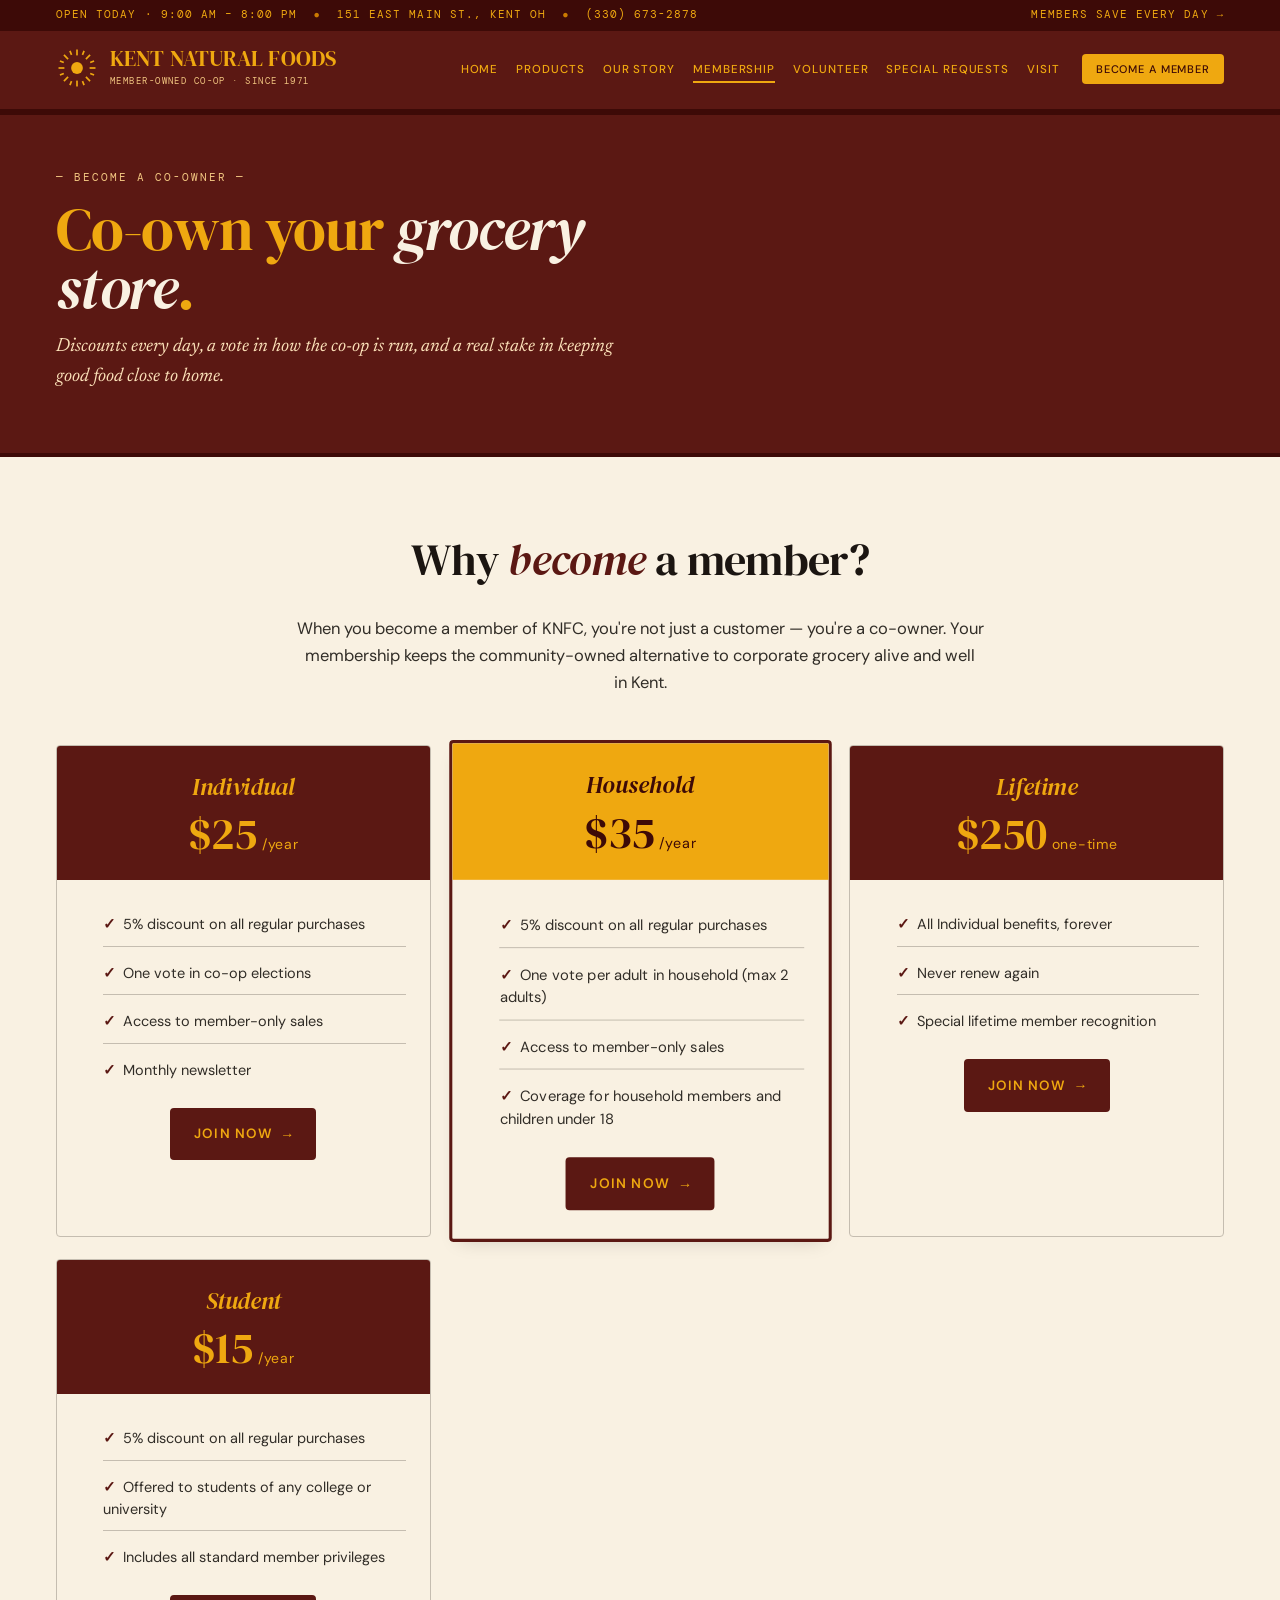
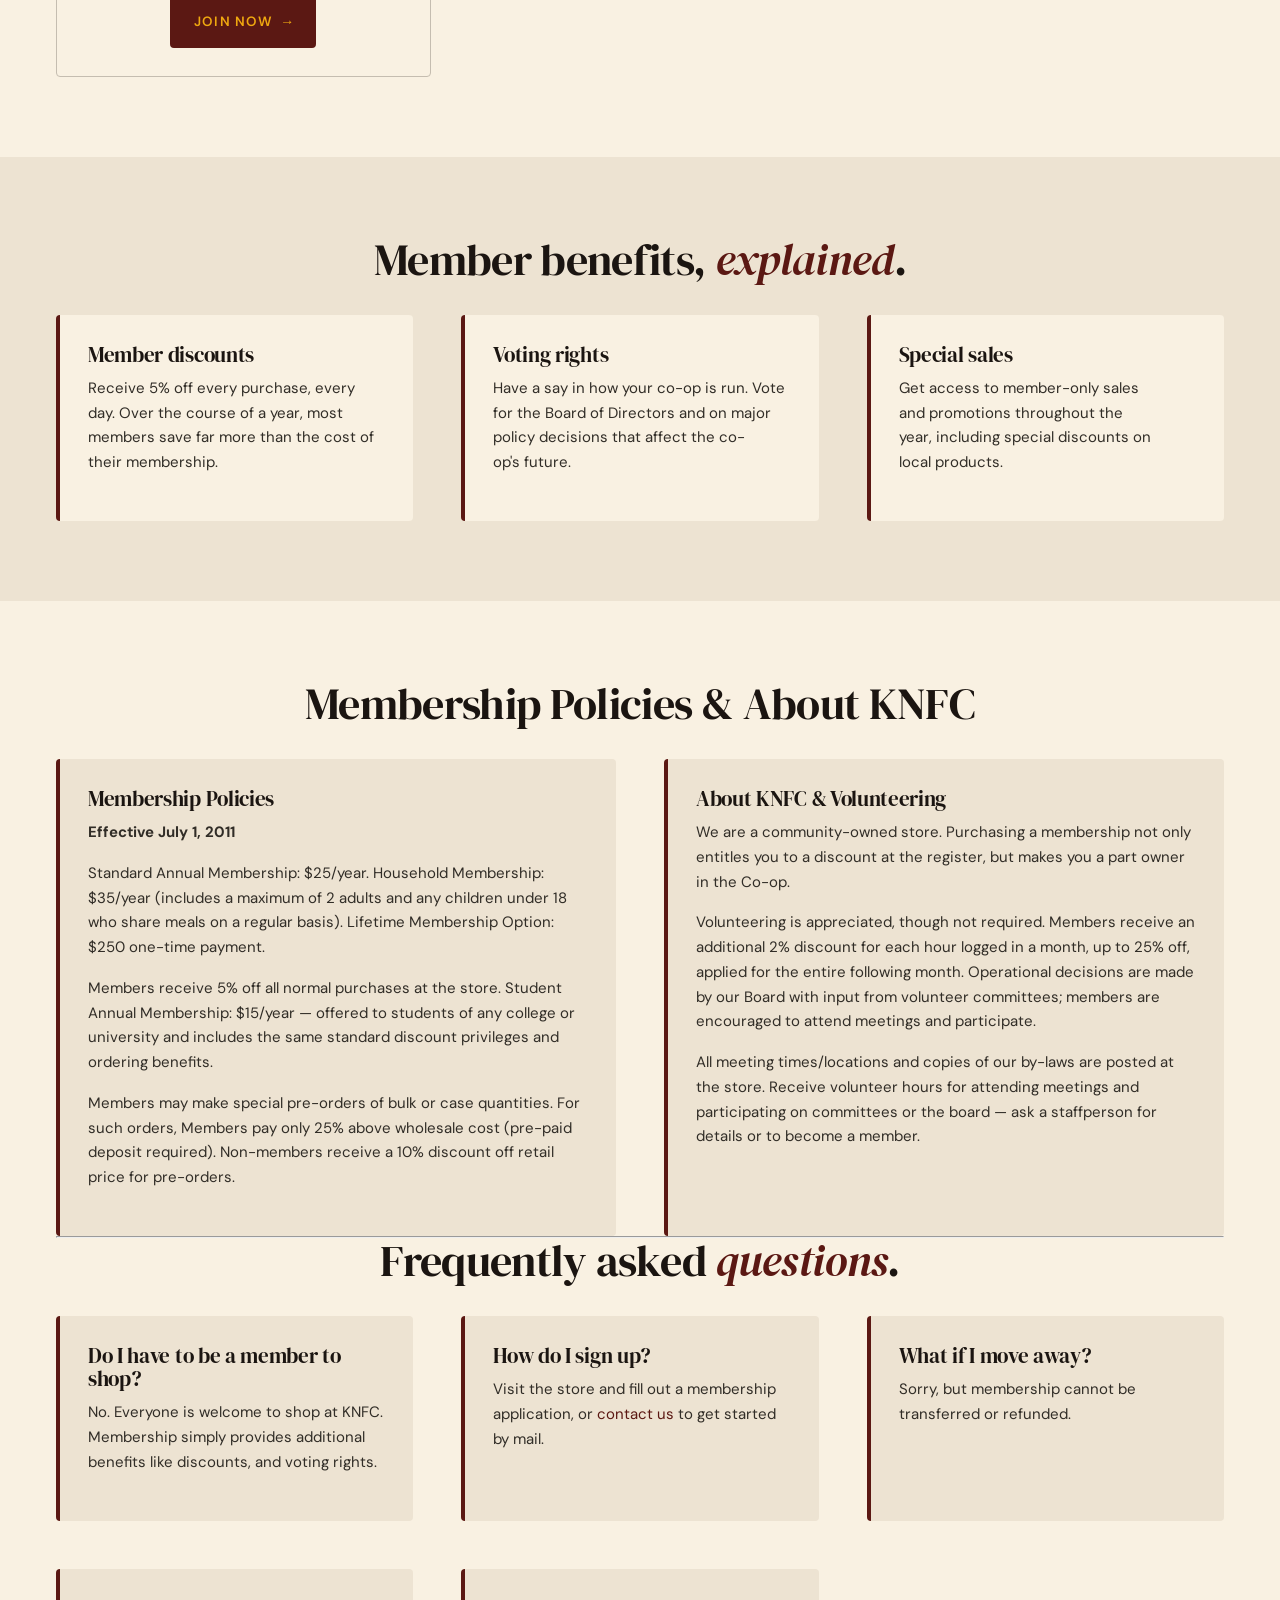
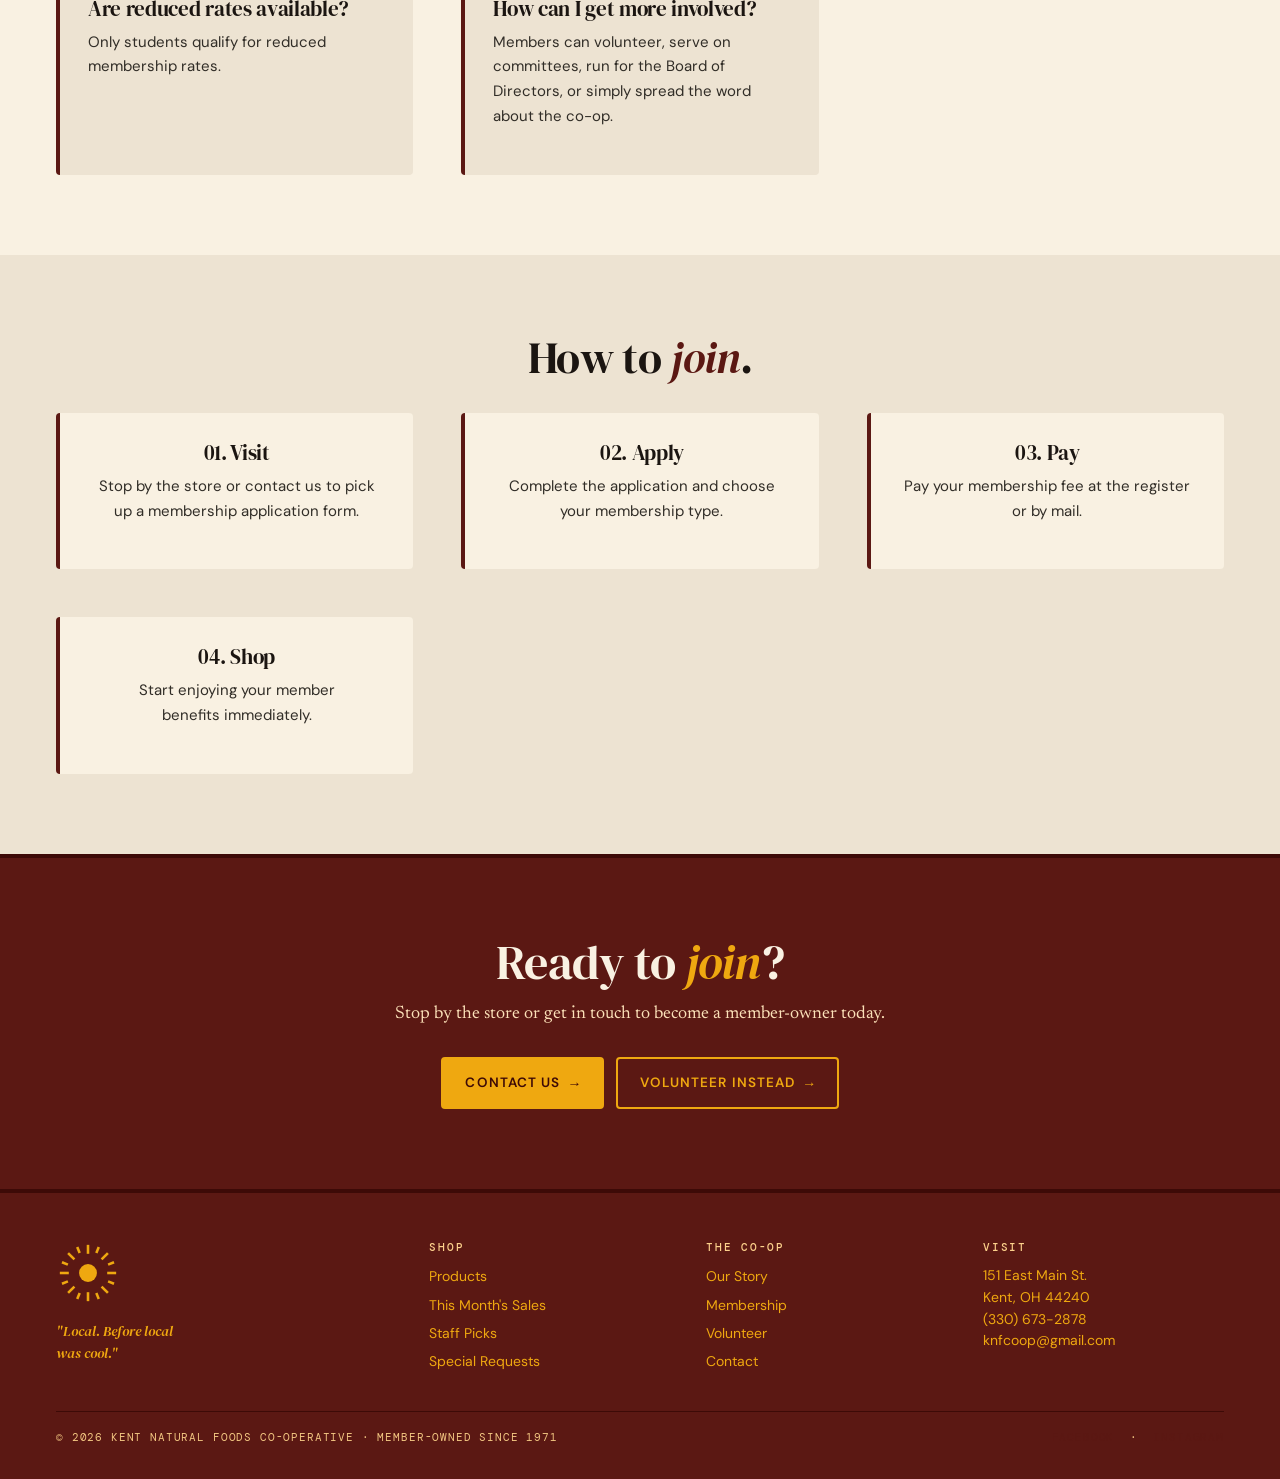
<file: membership.html>
<!DOCTYPE html>
<html lang="en">
<head>
    <meta charset="UTF-8">
    <meta name="viewport" content="width=device-width, initial-scale=1.0">
    <title>Membership · Kent Natural Foods Co-op</title>
    <meta name="description" content="Become a member-owner of Kent Natural Foods Co-op. Discounts, voting rights — and a stake in your community's grocery store.">
    <link rel="stylesheet" href="css/styles.css?v=2">
    <link rel="preconnect" href="https://fonts.googleapis.com">
    <link rel="preconnect" href="https://fonts.gstatic.com" crossorigin>
    <link href="https://fonts.googleapis.com/css2?family=DM+Serif+Display:ital@0;1&family=Newsreader:ital,opsz,wght@0,6..72,400;0,6..72,500;0,6..72,600;1,6..72,400;1,6..72,500&family=DM+Sans:opsz,wght@9..40,400;9..40,500;9..40,600;9..40,700&family=DM+Mono:wght@400;500&display=swap" rel="stylesheet">
</head>
<body>
    <div id="header-placeholder"></div>

    <main>
        <section class="page-header">
            <div class="container">
                <div class="pre">— Become a co-owner —</div>
                <h1>Co-own your <em>grocery store</em>.</h1>
                <p>Discounts every day, a vote in how the co-op is run, and a real stake in keeping good food close to home.</p>
            </div>
        </section>

        <section class="content-section">
            <div class="container">
                <div class="text-center mb-3" style="max-width: 65ch; margin-left: auto; margin-right: auto;">
                    <h2>Why <em>become</em> a member?</h2>
                    <p>When you become a member of KNFC, you're not just a customer — you're a co-owner. Your membership keeps the community-owned alternative to corporate grocery alive and well in Kent.</p>
                </div>

                <!-- Membership tiers and pricing (from KNFC brochure) -->
                <div class="membership-tiers">
                    <div class="tier-card">
                        <div class="tier-header">
                            <h3>Individual</h3>
                            <div class="tier-price">$25<span> /year</span></div>
                        </div>
                        <div class="tier-body">
                            <ul class="tier-benefits">
                                <li>5% discount on all regular purchases</li>
                                <li>One vote in co-op elections</li>
                                <li>Access to member-only sales</li>
                                <li>Monthly newsletter</li>
                            </ul>
                            <a href="contact.html" class="btn btn-primary">Join Now</a>
                        </div>
                    </div>

                    <div class="tier-card featured">
                        <div class="tier-header">
                            <h3>Household</h3>
                            <div class="tier-price">$35<span> /year</span></div>
                        </div>
                        <div class="tier-body">
                            <ul class="tier-benefits">
                                <li>5% discount on all regular purchases</li>
                                <li>One vote per adult in household (max 2 adults)</li>
                                <li>Access to member-only sales</li>
                                <li>Coverage for household members and children under 18</li>
                            </ul>
                            <a href="contact.html" class="btn btn-primary">Join Now</a>
                        </div>
                    </div>

                    <div class="tier-card">
                        <div class="tier-header">
                            <h3>Lifetime</h3>
                            <div class="tier-price">$250<span> one-time</span></div>
                        </div>
                        <div class="tier-body">
                            <ul class="tier-benefits">
                                <li>All Individual benefits, forever</li>
                                <li>Never renew again</li>
                                <li>Special lifetime member recognition</li>
                            </ul>
                            <a href="contact.html" class="btn btn-primary">Join Now</a>
                        </div>
                    </div>

                    <div class="tier-card">
                        <div class="tier-header">
                            <h3>Student</h3>
                            <div class="tier-price">$15<span> /year</span></div>
                        </div>
                        <div class="tier-body">
                            <ul class="tier-benefits">
                                <li>5% discount on all regular purchases</li>
                                <li>Offered to students of any college or university</li>
                                <li>Includes all standard member privileges</li>
                            </ul>
                            <a href="contact.html" class="btn btn-primary">Join Now</a>
                        </div>
                    </div>
                </div>
            </div>
        </section>

        <section class="content-section alt-bg">
            <div class="container">
                <h2 class="text-center">Member benefits, <em>explained</em>.</h2>
                <div class="content-grid mt-2">
                    <div class="content-card">
                        <h3>Member discounts</h3>
                        <p>Receive 5% off every purchase, every day. Over the course of a year, most members save far more than the cost of their membership.</p>
                    </div>
                    <div class="content-card">
                        <h3>Voting rights</h3>
                        <p>Have a say in how your co-op is run. Vote for the Board of Directors and on major policy decisions that affect the co-op's future.</p>
                    </div>
                    <div class="content-card">
                        <h3>Special sales</h3>
                        <p>Get access to member-only sales and promotions throughout the year, including special discounts on local products.</p>
                    </div>
                </div>
            </div>
        </section>

        <section class="content-section">
            <div class="container">
                <h2 class="text-center mb-2">Membership Policies & About KNFC</h2>
                <div class="content-grid mt-2">
                    <div class="content-card">
                        <h3>Membership Policies</h3>
                        <p><strong>Effective July 1, 2011</strong></p>
                        <p>Standard Annual Membership: $25/year. Household Membership: $35/year (includes a maximum of 2 adults and any children under 18 who share meals on a regular basis). Lifetime Membership Option: $250 one-time payment.</p>
                        <p>Members receive 5% off all normal purchases at the store. Student Annual Membership: $15/year — offered to students of any college or university and includes the same standard discount privileges and ordering benefits.</p>
                        <p>Members may make special pre-orders of bulk or case quantities. For such orders, Members pay only 25% above wholesale cost (pre-paid deposit required). Non-members receive a 10% discount off retail price for pre-orders.</p>
                    </div>

                    <div class="content-card">
                        <h3>About KNFC & Volunteering</h3>
                        <p>We are a community-owned store. Purchasing a membership not only entitles you to a discount at the register, but makes you a part owner in the Co-op.</p>
                        <p>Volunteering is appreciated, though not required. Members receive an additional 2% discount for each hour logged in a month, up to 25% off, applied for the entire following month. Operational decisions are made by our Board with input from volunteer committees; members are encouraged to attend meetings and participate.</p>
                        <p>All meeting times/locations and copies of our by-laws are posted at the store. Receive volunteer hours for attending meetings and participating on committees or the board — ask a staffperson for details or to become a member.</p>
                    </div>
                </div>

                <hr />

                <h2 class="text-center mb-2">Frequently asked <em>questions</em>.</h2>
                <div class="content-grid">
                    <div class="content-card">
                        <h3>Do I have to be a member to shop?</h3>
                        <p>No. Everyone is welcome to shop at KNFC. Membership simply provides additional benefits like discounts, and voting rights.</p>
                    </div>
                    <div class="content-card">
                        <h3>How do I sign up?</h3>
                        <p>Visit the store and fill out a membership application, or <a href="contact.html">contact us</a> to get started by mail.</p>
                    </div>
                    <div class="content-card">
                        <h3>What if I move away?</h3>
                        <p>Sorry, but membership cannot be transferred or refunded.</p>
                    </div>
                    <div class="content-card">
                        <h3>Are reduced rates available?</h3>
                        <p>Only students qualify for reduced membership rates.</p>
                    </div>
                    <div class="content-card">
                        <h3>How can I get more involved?</h3>
                        <p>Members can volunteer, serve on committees, run for the Board of Directors, or simply spread the word about the co-op.</p>
                    </div>
                </div>
            </div>
        </section>

        <section class="content-section alt-bg">
            <div class="container">
                <h2 class="text-center">How to <em>join</em>.</h2>
                <div class="content-grid">
                    <div class="content-card text-center">
                        <h3>01. Visit</h3>
                        <p>Stop by the store or contact us to pick up a membership application form.</p>
                    </div>
                    <div class="content-card text-center">
                        <h3>02. Apply</h3>
                        <p>Complete the application and choose your membership type.</p>
                    </div>
                    <div class="content-card text-center">
                        <h3>03. Pay</h3>
                        <p>Pay your membership fee at the register or by mail.</p>
                    </div>
                    <div class="content-card text-center">
                        <h3>04. Shop</h3>
                        <p>Start enjoying your member benefits immediately.</p>
                    </div>
                </div>
            </div>
        </section>

        <section class="cta-section">
            <div class="container">
                <div class="cta-content">
                    <h2>Ready to <em>join</em>?</h2>
                    <p>Stop by the store or get in touch to become a member-owner today.</p>
                    <div class="cta-buttons">
                        <a href="contact.html" class="btn btn-primary">Contact Us</a>
                        <a href="volunteer.html" class="btn btn-secondary">Volunteer Instead</a>
                    </div>
                </div>
            </div>
        </section>
    </main>

    <div id="footer-placeholder"></div>

    <script src="js/main.js"></script>
</body>
</html>
</file>
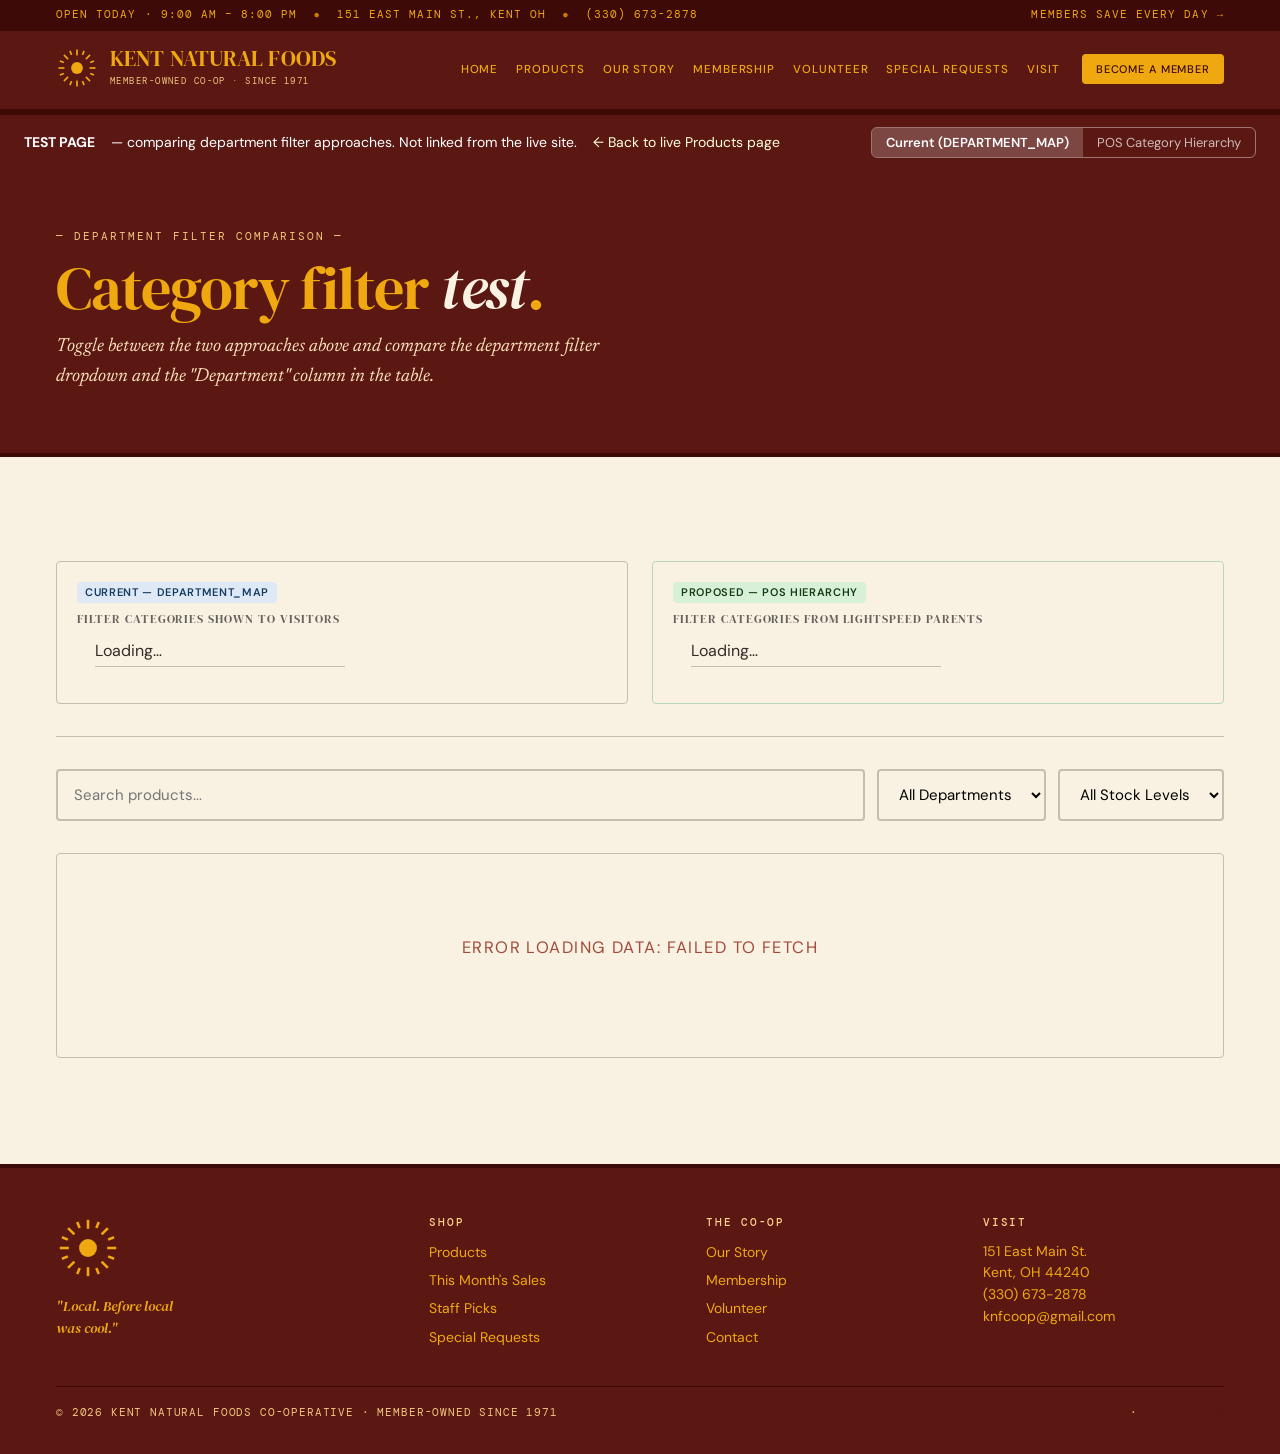
<file: products-test.html>
<!DOCTYPE html>
<html lang="en">
<head>
    <meta charset="UTF-8">
    <meta name="viewport" content="width=device-width, initial-scale=1.0">
    <title>Category Filter Test · KNFC</title>
    <meta name="robots" content="noindex">
    <link rel="stylesheet" href="css/styles.css?v=2">
    <link rel="preconnect" href="https://fonts.googleapis.com">
    <link rel="preconnect" href="https://fonts.gstatic.com" crossorigin>
    <link href="https://fonts.googleapis.com/css2?family=DM+Serif+Display:ital@0;1&family=Newsreader:ital,opsz,wght@0,6..72,400;0,6..72,500;0,6..72,600;1,6..72,400;1,6..72,500&family=DM+Sans:opsz,wght@9..40,400;9..40,500;9..40,600;9..40,700&family=DM+Mono:wght@400;500&display=swap" rel="stylesheet">
    <style>
        /* ── Test banner ── */
        .test-banner {
            background: oklch(0.32 0.10 28);
            color: #fff;
            padding: 14px 24px;
            font-family: var(--font-body);
            font-size: 14px;
            display: flex;
            align-items: center;
            gap: 16px;
            flex-wrap: wrap;
        }
        .test-banner strong { font-weight: 700; }
        .test-banner a { color: #ffd; text-underline-offset: 3px; }

        /* ── Mode toggle ── */
        .mode-toggle {
            display: inline-flex;
            border: 1px solid rgba(255,255,255,0.4);
            border-radius: 6px;
            overflow: hidden;
            margin-left: auto;
        }
        .mode-toggle button {
            background: transparent;
            color: rgba(255,255,255,0.7);
            border: none;
            padding: 6px 14px;
            font-family: var(--font-body);
            font-size: 13px;
            cursor: pointer;
            transition: background 0.15s, color 0.15s;
        }
        .mode-toggle button.active {
            background: rgba(255,255,255,0.2);
            color: #fff;
            font-weight: 600;
        }
        .mode-toggle button:hover:not(.active) {
            background: rgba(255,255,255,0.1);
            color: #fff;
        }

        /* ── Category comparison panel ── */
        .category-compare {
            display: grid;
            grid-template-columns: 1fr 1fr;
            gap: 24px;
            margin: 24px 0;
            font-family: var(--font-body);
            font-size: 13px;
        }
        .category-compare h4 {
            font-size: 12px;
            letter-spacing: 0.08em;
            text-transform: uppercase;
            color: var(--color-gray);
            margin-bottom: 8px;
        }
        .category-list {
            list-style: none;
            padding: 0;
            margin: 0;
            columns: 2;
            column-gap: 12px;
        }
        .category-list li {
            padding: 3px 0;
            border-bottom: 1px solid var(--color-rule);
            break-inside: avoid;
        }
        .category-list li.active-mode {
            font-weight: 600;
            color: oklch(0.32 0.10 28);
        }
        .compare-panel {
            background: var(--color-surface);
            border: 1px solid var(--color-rule);
            border-radius: var(--radius-md);
            padding: 20px;
        }
        .compare-panel.pos-panel { border-color: oklch(0.85 0.05 145); }
        .mode-label {
            display: inline-block;
            font-size: 11px;
            font-weight: 600;
            letter-spacing: 0.06em;
            text-transform: uppercase;
            padding: 2px 8px;
            border-radius: 4px;
            margin-bottom: 10px;
        }
        .mode-label.current { background: oklch(0.93 0.02 250); color: oklch(0.35 0.08 250); }
        .mode-label.pos     { background: oklch(0.93 0.04 145); color: oklch(0.32 0.08 145); }

        @media (max-width: 640px) {
            .category-compare { grid-template-columns: 1fr; }
            .category-list { columns: 1; }
            .mode-toggle { margin-left: 0; }
        }
    </style>
</head>
<body>
    <div id="header-placeholder"></div>

    <!-- Test banner -->
    <div class="test-banner">
        <strong>TEST PAGE</strong> — comparing department filter approaches.
        Not linked from the live site. <a href="products.html">← Back to live Products page</a>
        <div class="mode-toggle">
            <button id="btn-current" class="active" onclick="setMode('current')">Current (DEPARTMENT_MAP)</button>
            <button id="btn-pos"     onclick="setMode('pos')">POS Category Hierarchy</button>
        </div>
    </div>

    <main>
        <section class="page-header">
            <div class="container">
                <div class="pre">— Department filter comparison —</div>
                <h1>Category filter <em>test</em>.</h1>
                <p>Toggle between the two approaches above and compare the department filter dropdown and the "Department" column in the table.</p>
            </div>
        </section>

        <section class="content-section">
            <div class="container">

                <!-- Category comparison panel -->
                <div class="category-compare" id="compare-panel">
                    <div class="compare-panel">
                        <span class="mode-label current">Current — DEPARTMENT_MAP</span>
                        <h4>Filter categories shown to visitors</h4>
                        <ul class="category-list" id="list-current"><li>Loading…</li></ul>
                    </div>
                    <div class="compare-panel pos-panel">
                        <span class="mode-label pos">Proposed — POS hierarchy</span>
                        <h4>Filter categories from Lightspeed parents</h4>
                        <ul class="category-list" id="list-pos"><li>Loading…</li></ul>
                    </div>
                </div>

                <hr style="border: none; border-top: 1px solid var(--color-rule); margin: 2rem 0;">

                <!-- Search and Filter Controls -->
                <div class="products-controls">
                    <input type="text" id="product-search" class="search-input"
                           placeholder="Search products..." aria-label="Search products">
                    <select id="category-filter" class="filter-select" aria-label="Filter by department">
                        <option value="">All Departments</option>
                    </select>
                    <select id="stock-filter" class="filter-select" aria-label="Filter by stock status">
                        <option value="">All Stock Levels</option>
                        <option value="in-stock">In Stock</option>
                        <option value="low-stock">Low Stock</option>
                    </select>
                </div>

                <!-- Inventory Table -->
                <div class="inventory-table-wrapper">
                    <div id="loading" class="loading-spinner">Loading inventory and categories…</div>
                    <table class="inventory-table" id="inventory-table" style="display: none;">
                        <thead>
                            <tr>
                                <th>Item Name</th>
                                <th>Department <span id="dept-mode-label" style="font-weight:400;opacity:0.6;font-size:11px;">(DEPARTMENT_MAP)</span></th>
                                <th>Remaining</th>
                                <th>Sales Price</th>
                            </tr>
                        </thead>
                        <tbody id="inventory-body"></tbody>
                    </table>
                </div>

                <div id="pagination-controls" class="pagination-controls" aria-label="Pagination controls"></div>
                <p class="last-updated" id="last-updated"></p>
            </div>
        </section>
    </main>

    <div id="footer-placeholder"></div>

    <script src="js/main.js"></script>
    <!-- Inline test script — loads inventory + POS categories, then compares -->
    <script>
    // ── Config (matches inventory.js) ───────────────────────────────────────
    const TEST_API_URL          = 'https://script.google.com/macros/s/AKfycbzSiv-B5YKTu69THHDDZsBuRlvHNeiaavyigJNTPwu_uo98RPkoGHz5SBCzxBwHF0Cp/exec';
    const TEST_INVENTORY_FILE   = 'inventory.csv';
    const LOW_STOCK_THRESHOLD   = 5;
    const ITEMS_PER_PAGE        = 20;

    // ── Current DEPARTMENT_MAP (copy from inventory.js) ──────────────────────
    const DEPARTMENT_MAP = {
        'Tea boxed':'Tea','Boxed Tea':'Tea',
        'Alt coffee':'Coffee','Pkg coffee':'Coffee','Rtd coffee':'Coffee','Bulk coffee':'Coffee',
        'Fruit juice':'Juice & Water','Veggie juice':'Juice & Water','Coconut water':'Juice & Water',
        'Bottled water':'Juice & Water','single serv juice':'Juice & Water','Aloe':'Juice & Water',
        'Beverages':'Beverages','Beverages ':'Beverages','Milk':'Beverages','Soda':'Beverages',
        'Kombucha':'Beverages','Iced tea':'Beverages','Energy':'Beverages','Cbd':'Beverages',
        'Dairy':'Dairy & Eggs','Cheese':'Dairy & Eggs','Yogurt':'Dairy & Eggs',
        'Yogurt/kefir':'Dairy & Eggs','Butter':'Dairy & Eggs','Eggs':'Dairy & Eggs',
        'Pantry':'Grocery & Pantry','Condiments':'Grocery & Pantry','Cooking oil':'Grocery & Pantry',
        'Sweeteners':'Grocery & Pantry','Beans':'Grocery & Pantry','Broth':'Grocery & Pantry',
        'Soup':'Grocery & Pantry','Soup can':'Grocery & Pantry','Soup dried':'Grocery & Pantry',
        'Sauces':'Grocery & Pantry','Gravy':'Grocery & Pantry','Seasoning':'Grocery & Pantry',
        'Canned':'Grocery & Pantry','Canned ':'Grocery & Pantry','Dressing':'Grocery & Pantry',
        'Salsa':'Grocery & Pantry','Fruit Spread':'Grocery & Pantry','Pickles':'Grocery & Pantry',
        'Mayo':'Grocery & Pantry','Cultured':'Grocery & Pantry','Refrigerated':'Grocery & Pantry',
        'Seaweed':'Grocery & Pantry','Savory Spread':'Grocery & Pantry','Fruit':'Grocery & Pantry',
        'Herbs/spices':'Grocery & Pantry','Dried':'Grocery & Pantry',
        'Bread':'Bread, Grains & Pasta','Bakery':'Bread, Grains & Pasta','Bakery ':'Bread, Grains & Pasta',
        'Tortillas':'Bread, Grains & Pasta','Pasta':'Bread, Grains & Pasta',
        'Flour/mixes':'Bread, Grains & Pasta','Cereal':'Bread, Grains & Pasta',
        'Granola':'Bread, Grains & Pasta','Crackers':'Bread, Grains & Pasta',
        'Gluten Free':'Bread, Grains & Pasta','Grain products':'Bread, Grains & Pasta',
        'Salty Snacks':'Snacks & Sweets','Candy':'Snacks & Sweets','Chocolate':'Snacks & Sweets',
        'Cookies':'Snacks & Sweets','Snack Bars':'Snacks & Sweets','Baked treats':'Snacks & Sweets',
        'Nut butter':'Snacks & Sweets','Nuts/seeds':'Snacks & Sweets',
        'Dried fruit':'Snacks & Sweets','Gum':'Snacks & Sweets',
        'Frozen':'Frozen Foods','Frozen fruit':'Frozen Foods','Ice cream':'Frozen Foods',
        'Non-Dairy':'Frozen Foods','Non-Dairy ':'Frozen Foods','Dinner':'Frozen Foods',
        'Pizza Non-Dairy Wheat':'Frozen Foods','Pizza Dairy & Wheat':'Frozen Foods','Treats':'Frozen Foods',
        'Meat':'Meat, Fish & Protein','Local meat':'Meat, Fish & Protein','Fish':'Meat, Fish & Protein',
        'Meat Substitute':'Meat, Fish & Protein','Burgers':'Meat, Fish & Protein',
        'Tofu':'Meat, Fish & Protein','Jerky':'Meat, Fish & Protein',
        'Supplements':'Supplements & Vitamins','Supplement':'Supplements & Vitamins',
        'Minerals':'Supplements & Vitamins','Vitamin D':'Supplements & Vitamins',
        'Vitamin B':'Supplements & Vitamins','Vitamin C':'Supplements & Vitamins',
        'Multi':'Supplements & Vitamins','Homeopathic':'Supplements & Vitamins',
        'Herbal capsules':'Supplements & Vitamins','Herbal tinctures':'Supplements & Vitamins',
        'Probiotic enzymes':'Supplements & Vitamins','Protein drinks':'Supplements & Vitamins',
        'Protein powder':'Supplements & Vitamins','Cold & flu':'Supplements & Vitamins',
        'Kratom':'Supplements & Vitamins','Topical':'Supplements & Vitamins',
        'Lotion/Balm/Cream':'Supplements & Vitamins','mushroom':'Supplements & Vitamins',
        'Children':'Supplements & Vitamins',
        'Personal Care':'Personal Care & Beauty','Skin care':'Personal Care & Beauty',
        'Hair care':'Personal Care & Beauty','Oral Care':'Personal Care & Beauty',
        'Bar Soap/Hand':'Personal Care & Beauty','Cosmetics':'Personal Care & Beauty',
        'Deodorant':'Personal Care & Beauty','Shaving':'Personal Care & Beauty',
        'Bathroom':'Personal Care & Beauty','Feminine':'Personal Care & Beauty',
        'Baby skin':'Personal Care & Beauty','Baby food':'Personal Care & Beauty','Baby':'Personal Care & Beauty',
        'Essential oil':'Essential Oils & Aromatherapy','Incense/aroma':'Essential Oils & Aromatherapy',
        'Home goods':'Home, Kitchen & Garden','Kitchen':'Home, Kitchen & Garden',
        'Kitchen gadgets':'Home, Kitchen & Garden','Laundry':'Home, Kitchen & Garden',
        'Cleaning':'Home, Kitchen & Garden','Disposable':'Home, Kitchen & Garden',
        'Disposable ':'Home, Kitchen & Garden','Pest control':'Home, Kitchen & Garden',
        'Empty storage containers':'Home, Kitchen & Garden','Garden seeds':'Home, Kitchen & Garden',
        'Totes':'Home, Kitchen & Garden','Apparel':'Home, Kitchen & Garden',
        'Hosiery':'Home, Kitchen & Garden','Jewelry':'Home, Kitchen & Garden',
        'T-shirt':'Home, Kitchen & Garden','Toys':'Home, Kitchen & Garden',
        'Travel lunch':'Home, Kitchen & Garden','Pet Food':'Home, Kitchen & Garden',
        'Pet Care':'Home, Kitchen & Garden','Pet':'Home, Kitchen & Garden',
        'Fresh':'Fresh Produce','Fresh fruit':'Fresh Produce',
    };

    // ── State ────────────────────────────────────────────────────────────────
    let inventoryData = [];
    let posCategories = {};   // categoryName → parentName from Lightspeed
    let currentMode   = 'current';
    let currentPage   = 1;
    let currentFiltered = [];
    let fetchedAt     = null;

    const loadingEl      = document.getElementById('loading');
    const tableEl        = document.getElementById('inventory-table');
    const tableBodyEl    = document.getElementById('inventory-body');
    const searchInput    = document.getElementById('product-search');
    const categoryFilter = document.getElementById('category-filter');
    const stockFilter    = document.getElementById('stock-filter');
    const lastUpdatedEl  = document.getElementById('last-updated');

    // ── Boot ─────────────────────────────────────────────────────────────────
    document.addEventListener('DOMContentLoaded', async function () {
        try {
            const [csvText, syncTime, catMap] = await Promise.all([
                fetch(TEST_API_URL + '?file=' + TEST_INVENTORY_FILE).then(r => r.text()),
                fetchSyncTime(),
                fetchPosCategories()
            ]);

            fetchedAt     = syncTime || new Date();
            posCategories = catMap;
            inventoryData = parseCSV(csvText);

            buildComparePanels();
            applyMode('current');
            setupFilters();

            loadingEl.style.display = 'none';
            tableEl.style.display   = 'table';
        } catch (err) {
            loadingEl.innerHTML = '<p style="color:var(--color-brick)">Error loading data: ' + err.message + '</p>';
        }
    });

    // ── Mode switching ────────────────────────────────────────────────────────
    function setMode(mode) {
        currentMode = mode;
        document.getElementById('btn-current').classList.toggle('active', mode === 'current');
        document.getElementById('btn-pos').classList.toggle('active', mode === 'pos');
        document.getElementById('dept-mode-label').textContent =
            mode === 'current' ? '(DEPARTMENT_MAP)' : '(POS hierarchy)';
        applyMode(mode);
    }

    function applyMode(mode) {
        populateCategories(mode);
        filterProducts();
    }

    // ── Department mapping ────────────────────────────────────────────────────
    function mapDept(rawDept, mode) {
        var trimmed = (rawDept || '').trim();
        if (mode === 'current') {
            return DEPARTMENT_MAP[trimmed] || DEPARTMENT_MAP[rawDept] || trimmed;
        }
        // POS mode: use parent category from Lightspeed, fall back to raw
        return posCategories[trimmed] || posCategories[rawDept] || trimmed;
    }

    // ── Comparison panel ──────────────────────────────────────────────────────
    function buildComparePanels() {
        var currentDepts = [...new Set(inventoryData.map(p =>
            mapDept(p.department, 'current')))].sort();
        var posDepts = [...new Set(inventoryData.map(p =>
            mapDept(p.department, 'pos')))].sort();

        document.getElementById('list-current').innerHTML =
            currentDepts.map(d => '<li>' + escapeHtml(d) + '</li>').join('');
        document.getElementById('list-pos').innerHTML =
            posDepts.map(d => '<li>' + escapeHtml(d) + '</li>').join('');
    }

    // ── Filter population ─────────────────────────────────────────────────────
    function populateCategories(mode) {
        var depts = [...new Set(inventoryData.map(p => mapDept(p.department, mode)))].sort();
        categoryFilter.innerHTML = '<option value="">All Departments</option>';
        depts.forEach(function(d) {
            var opt = document.createElement('option');
            opt.value = d;
            opt.textContent = d;
            categoryFilter.appendChild(opt);
        });
    }

    function setupFilters() {
        searchInput.addEventListener('input', filterProducts);
        categoryFilter.addEventListener('change', filterProducts);
        stockFilter.addEventListener('change', filterProducts);
    }

    function filterProducts() {
        var term    = searchInput.value.toLowerCase().trim();
        var selCat  = categoryFilter.value;
        var selStock= stockFilter.value;

        var filtered = inventoryData;

        if (term) {
            filtered = filtered.filter(function(p) {
                return (p.name || '').toLowerCase().includes(term) ||
                       mapDept(p.department, currentMode).toLowerCase().includes(term);
            });
        }
        if (selCat) {
            filtered = filtered.filter(function(p) {
                return mapDept(p.department, currentMode) === selCat;
            });
        }
        if (selStock) {
            filtered = filtered.filter(function(p) {
                return getStockStatus(p.quantity).class === selStock;
            });
        }

        renderInventory(filtered);
    }

    // ── Rendering ─────────────────────────────────────────────────────────────
    function renderInventory(products) {
        currentFiltered = (products || []).filter(p => p.quantity > 0);
        currentPage = 1;
        renderPage();
    }

    function renderPage() {
        tableBodyEl.innerHTML = '';
        var total      = currentFiltered.length;
        var totalPages = Math.max(1, Math.ceil(total / ITEMS_PER_PAGE));
        if (currentPage > totalPages) currentPage = totalPages;

        if (total === 0) {
            tableBodyEl.innerHTML = '<tr><td colspan="4" style="text-align:center;padding:2rem">No products found.</td></tr>';
            renderPagination(0);
            setLastUpdated('Showing 0 of ' + inventoryData.length + ' products');
            return;
        }

        var start = (currentPage - 1) * ITEMS_PER_PAGE;
        var end   = Math.min(start + ITEMS_PER_PAGE, total);

        currentFiltered.slice(start, end).forEach(function(p) {
            var row = document.createElement('tr');
            row.innerHTML =
                '<td><strong>' + escapeHtml(p.name) + '</strong></td>' +
                '<td>' + escapeHtml(mapDept(p.department, currentMode)) + '</td>' +
                '<td>' + p.quantity + '</td>' +
                '<td>' + formatPrice(p.price) + '</td>';
            tableBodyEl.appendChild(row);
        });

        renderPagination(total);
        setLastUpdated('Showing ' + (start + 1) + '–' + end + ' of ' + inventoryData.length + ' products');
    }

    function renderPagination(total) {
        var container  = document.getElementById('pagination-controls');
        var totalPages = Math.max(1, Math.ceil(total / ITEMS_PER_PAGE));
        container.innerHTML = '';

        var prev = document.createElement('button');
        prev.className = 'btn btn-sm';
        prev.textContent = 'Prev';
        prev.disabled = currentPage <= 1;
        prev.addEventListener('click', function() {
            currentPage--; renderPage();
            document.querySelector('.inventory-table-wrapper').scrollIntoView({ behavior: 'smooth', block: 'center' });
        });

        var info = document.createElement('div');
        info.className = 'pagination-info';
        info.textContent = 'Page ' + currentPage + ' of ' + totalPages;

        var next = document.createElement('button');
        next.className = 'btn btn-sm';
        next.textContent = 'Next';
        next.disabled = currentPage >= totalPages;
        next.addEventListener('click', function() {
            currentPage++; renderPage();
            document.querySelector('.inventory-table-wrapper').scrollIntoView({ behavior: 'smooth', block: 'center' });
        });

        container.appendChild(prev);
        container.appendChild(info);
        container.appendChild(next);
    }

    function setLastUpdated(countText) {
        if (!lastUpdatedEl) return;
        var ts = '';
        var stale = false;
        if (fetchedAt) {
            ts = 'Last refreshed: ' + fetchedAt.toLocaleDateString('en-US', {
                month: 'long', day: 'numeric', year: 'numeric'
            }) + ' at ' + fetchedAt.toLocaleTimeString('en-US', {
                hour: 'numeric', minute: '2-digit'
            }) + ' · ';
            stale = (Date.now() - fetchedAt.getTime()) > 2 * 60 * 60 * 1000;
        }
        lastUpdatedEl.textContent = ts + countText;
        if (stale) lastUpdatedEl.style.color = 'var(--color-brick, #b94a2c)';
    }

    // ── Data fetching ─────────────────────────────────────────────────────────
    async function fetchSyncTime() {
        try {
            var r     = await fetch(TEST_API_URL + '?action=list');
            var files = JSON.parse(await r.text());
            var entry = files.find(function(f) { return f.name === TEST_INVENTORY_FILE; });
            return entry ? new Date(entry.lastModified) : null;
        } catch(e) { return null; }
    }

    async function fetchPosCategories() {
        try {
            var r = await fetch(TEST_API_URL + '?action=categories');
            if (!r.ok) return {};
            return await r.json();
        } catch(e) { return {}; }
    }

    // ── Parsing / helpers ─────────────────────────────────────────────────────
    function parseCSV(text) {
        var lines    = text.trim().split('\n');
        var products = [];
        for (var i = 1; i < lines.length; i++) {
            var line = lines[i].trim();
            if (!line) continue;
            var parts = line.split(',');
            if (parts.length >= 5 && parts[1].trim()) {
                products.push({
                    upc:        parts[0].trim(),
                    name:       parts[1].trim().replace(/^"|"$/g, '').replace(/""/g, '"'),
                    department: parts[2].trim(),
                    quantity:   parseInt(parts[3].trim()) || 0,
                    price:      parseFloat((parts[4].trim()).replace(/[^0-9.]/g, '')) || 0
                });
            }
        }
        return products;
    }

    function getStockStatus(qty) {
        if (qty <= 0)                   return { class: 'out-of-stock' };
        if (qty <= LOW_STOCK_THRESHOLD) return { class: 'low-stock' };
        return { class: 'in-stock' };
    }

    function formatPrice(price) {
        return '$' + Number(price || 0).toFixed(2);
    }

    function escapeHtml(text) {
        var d = document.createElement('div');
        d.textContent = text;
        return d.innerHTML;
    }
    </script>
</body>
</html>
</file>
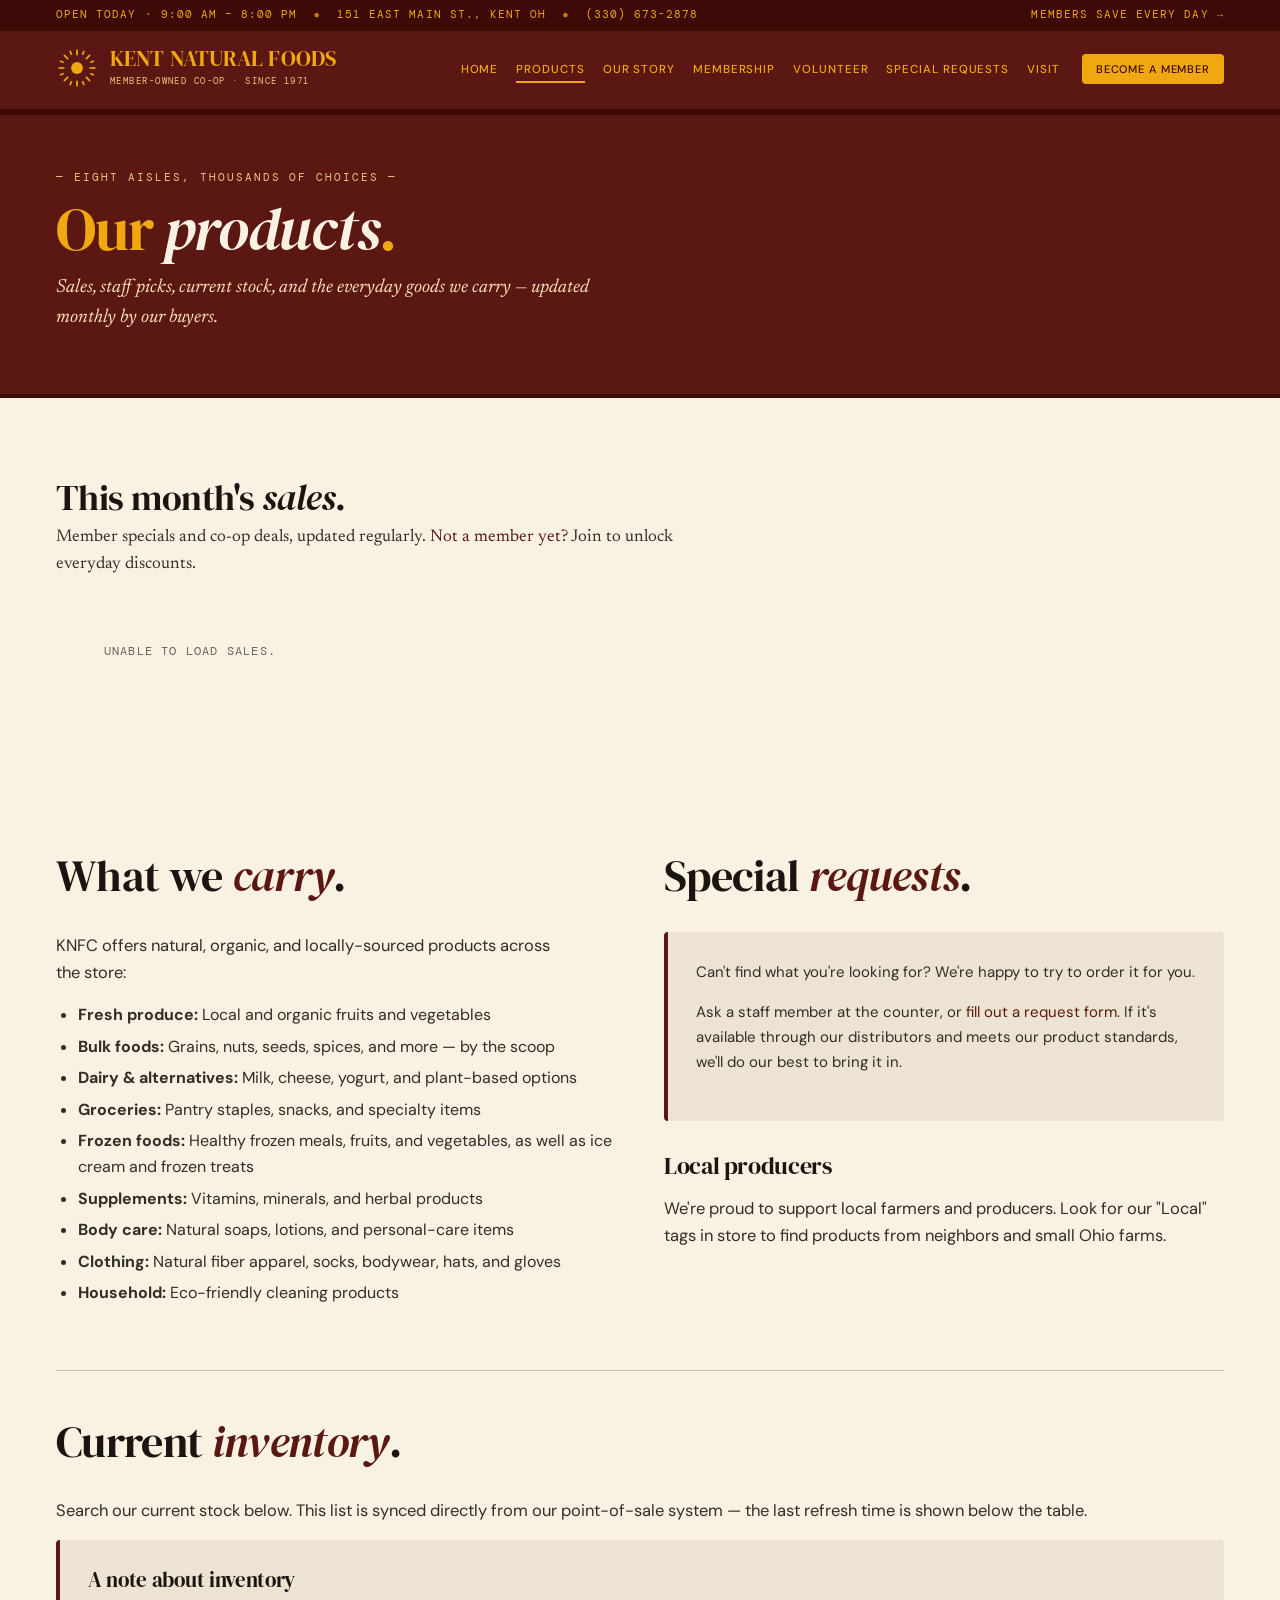
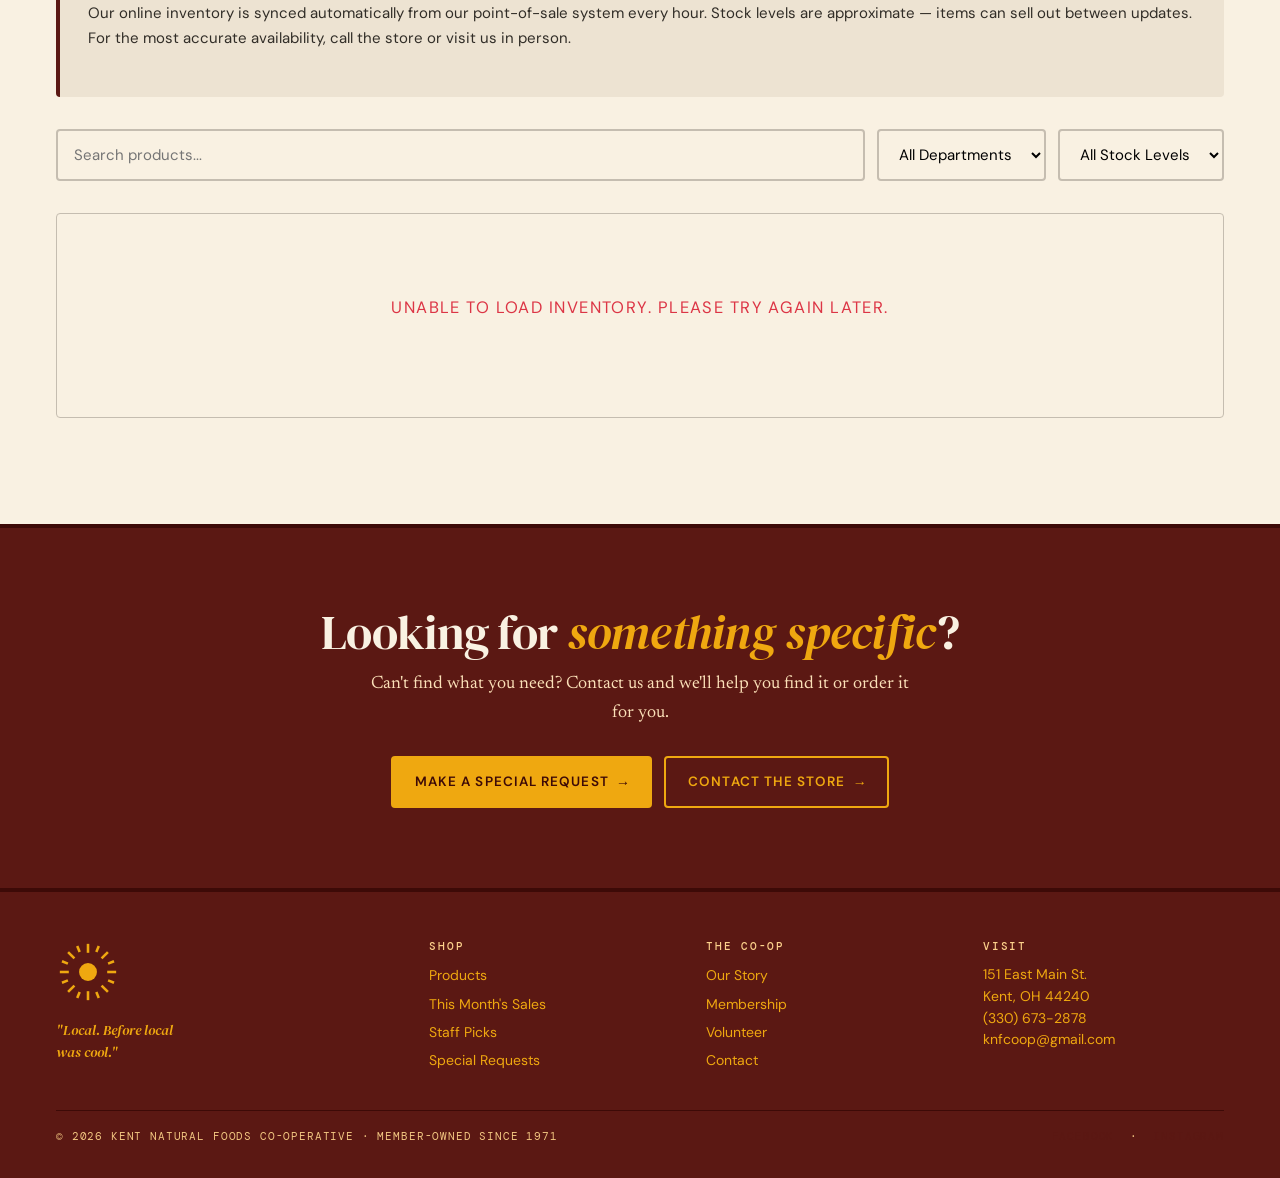
<file: products.html>
<!DOCTYPE html>
<html lang="en">
<head>
    <meta charset="UTF-8">
    <meta name="viewport" content="width=device-width, initial-scale=1.0">
    <title>Products · Kent Natural Foods Co-op</title>
    <meta name="description" content="Browse current inventory at Kent Natural Foods Co-op. Search organic, local, and natural products by department and stock status.">
    <link rel="stylesheet" href="css/styles.css?v=2">
    <link rel="preconnect" href="https://fonts.googleapis.com">
    <link rel="preconnect" href="https://fonts.gstatic.com" crossorigin>
    <link href="https://fonts.googleapis.com/css2?family=DM+Serif+Display:ital@0;1&family=Newsreader:ital,opsz,wght@0,6..72,400;0,6..72,500;0,6..72,600;1,6..72,400;1,6..72,500&family=DM+Sans:opsz,wght@9..40,400;9..40,500;9..40,600;9..40,700&family=DM+Mono:wght@400;500&display=swap" rel="stylesheet">
</head>
<body>
    <div id="header-placeholder"></div>

    <main>
        <section class="page-header">
            <div class="container">
                <div class="pre">— Eight aisles, thousands of choices —</div>
                <h1>Our <em>products</em>.</h1>
                <p>Sales, staff picks, current stock, and the everyday goods we carry — updated monthly by our buyers.</p>
            </div>
        </section>

        <!-- Sales Flyer Section — managed via sales.csv -->
        <section class="sales-section" id="sales">
            <div class="container">
                <h2>This month's <em>sales</em>.</h2>
                <p class="section-intro">Member specials and co-op deals, updated regularly. <a href="membership.html">Not a member yet?</a> Join to unlock everyday discounts.</p>
                <div id="sales-items-container" class="sales-items-grid">
                    <p class="no-content">Loading sales...</p>
                </div>
            </div>
        </section>

        <!-- Staff Picks Section -->
        <section class="staff-picks-section" id="staff-picks">
            <div class="container">
                <h2>Staff <em>picks</em>.</h2>
                <p class="section-intro">What we're loving this season — one recommendation from each department, written by the person who shelved it.</p>
                <div id="staff-picks-container" class="staff-picks-grid">
                    <p class="no-content">Loading staff picks...</p>
                </div>
            </div>
        </section>

        <section class="content-section">
            <div class="container">
                <div class="content-grid mb-2">
                    <div>
                        <h2>What we <em>carry</em>.</h2>
                        <p>KNFC offers natural, organic, and locally-sourced products across the store:</p>
                        <ul>
                            <li><strong>Fresh produce:</strong> Local and organic fruits and vegetables</li>
                            <li><strong>Bulk foods:</strong> Grains, nuts, seeds, spices, and more — by the scoop</li>
                            <li><strong>Dairy &amp; alternatives:</strong> Milk, cheese, yogurt, and plant-based options</li>
                            <li><strong>Groceries:</strong> Pantry staples, snacks, and specialty items</li>
                            <li><strong>Frozen foods:</strong> Healthy frozen meals, fruits, and vegetables, as well as ice cream and frozen treats</li>
                            <li><strong>Supplements:</strong> Vitamins, minerals, and herbal products</li>
                            <li><strong>Body care:</strong> Natural soaps, lotions, and personal-care items</li>
                            <li><strong>Clothing:</strong> Natural fiber apparel, socks, bodywear, hats, and gloves</li>
                            <li><strong>Household:</strong> Eco-friendly cleaning products</li>
                        </ul>
                    </div>
                    <div>
                        <h2>Special <em>requests</em>.</h2>
                        <div class="content-card">
                            <p>Can't find what you're looking for? We're happy to try to order it for you.</p>
                            <p>Ask a staff member at the counter, or <a href="special-requests.html">fill out a request form</a>. If it's available through our distributors and meets our product standards, we'll do our best to bring it in.</p>
                        </div>

                        <h3 class="mt-2">Local producers</h3>
                        <p>We're proud to support local farmers and producers. Look for our "Local" tags in store to find products from neighbors and small Ohio farms.</p>
                    </div>
                </div>

                <hr style="border: none; border-top: 1px solid var(--color-rule); margin: 3rem 0;">

                <h2>Current <em>inventory</em>.</h2>
                <p class="mb-2">Search our current stock below. This list is synced directly from our point-of-sale system — the last refresh time is shown below the table.</p>

                <div class="content-card mb-2">
                    <h3>A note about inventory</h3>
                    <p>Our online inventory is synced automatically from our point-of-sale system every hour. Stock levels are approximate — items can sell out between updates. For the most accurate availability, call the store or visit us in person.</p>
                </div>

                <!-- Search and Filter Controls -->
                <div class="products-controls">
                    <input type="text"
                           id="product-search"
                           class="search-input"
                           placeholder="Search products..."
                           aria-label="Search products">

                    <select id="category-filter" class="filter-select" aria-label="Filter by department">
                        <option value="">All Departments</option>
                    </select>

                    <select id="stock-filter" class="filter-select" aria-label="Filter by stock status">
                        <option value="">All Stock Levels</option>
                        <option value="in-stock">In Stock</option>
                        <option value="low-stock">Low Stock</option>
                    </select>
                </div>

                <!-- Inventory Table -->
                <div class="inventory-table-wrapper">
                    <div id="loading" class="loading-spinner">
                        Loading inventory...
                    </div>
                    <table class="inventory-table" id="inventory-table" style="display: none;">
                        <thead>
                            <tr>
                                <th>Item Name</th>
                                <th>Department</th>
                                <th>Remaining</th>
                            </tr>
                        </thead>
                        <tbody id="inventory-body">
                        </tbody>
                    </table>
                </div>

                <div id="pagination-controls" class="pagination-controls" aria-label="Pagination controls"></div>

                <p class="last-updated" id="last-updated"></p>
            </div>
        </section>

        <!-- Education Section -->
        <section class="education-section" id="learn">
            <div class="container">
                <h2>Learn &amp; <em>explore</em>.</h2>
                <p class="section-intro">Resources to help you shop smarter, eat better, and support our community.</p>
                <div id="education-container" class="education-grid">
                    <p class="no-content">Loading resources...</p>
                </div>
            </div>
        </section>

        <section class="cta-section">
            <div class="container">
                <div class="cta-content">
                    <h2>Looking for <em>something specific</em>?</h2>
                    <p>Can't find what you need? Contact us and we'll help you find it or order it for you.</p>
                    <div class="cta-buttons">
                        <a href="special-requests.html" class="btn btn-primary">Make a Special Request</a>
                        <a href="contact.html" class="btn btn-secondary">Contact the Store</a>
                    </div>
                </div>
            </div>
        </section>
    </main>

    <div id="footer-placeholder"></div>

    <script src="js/main.js"></script>
    <script src="js/inventory.js?v=4"></script>
    <script src="js/content.js?v=4"></script>
</body>
</html>
</file>
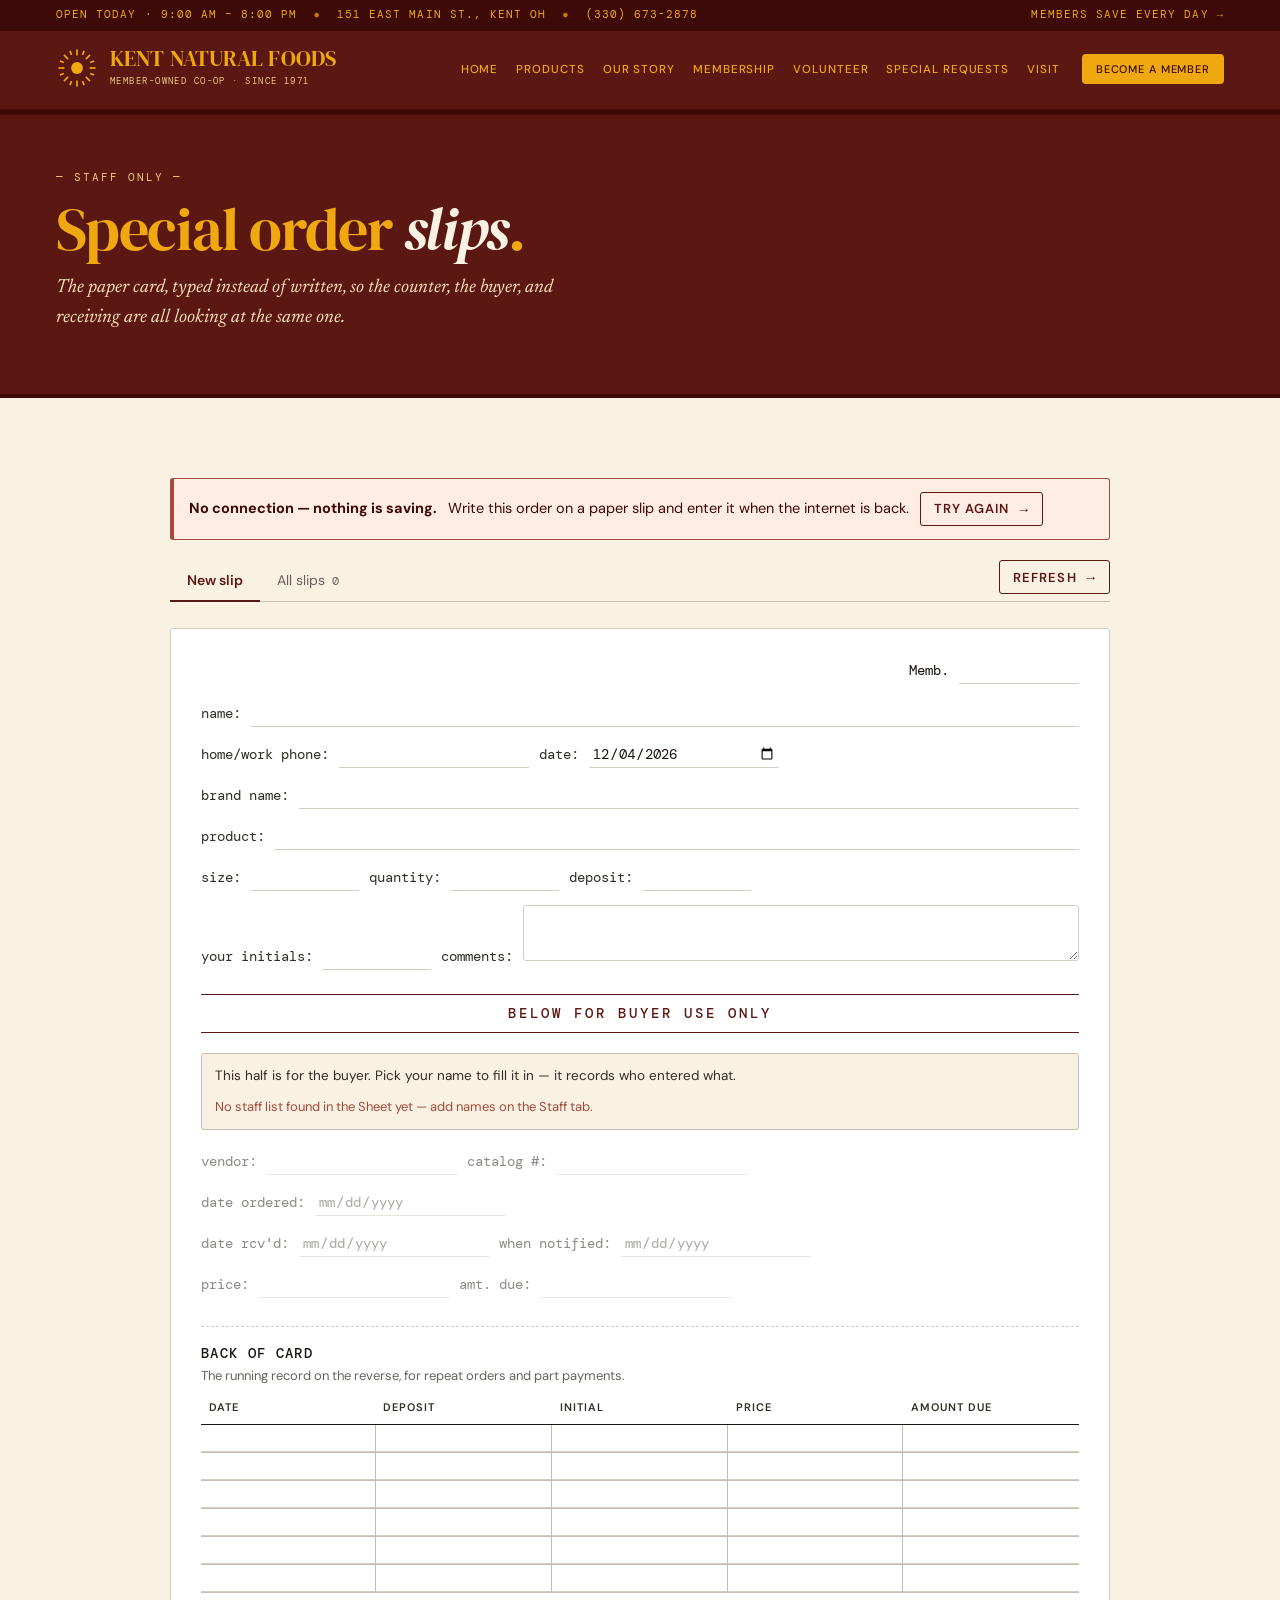
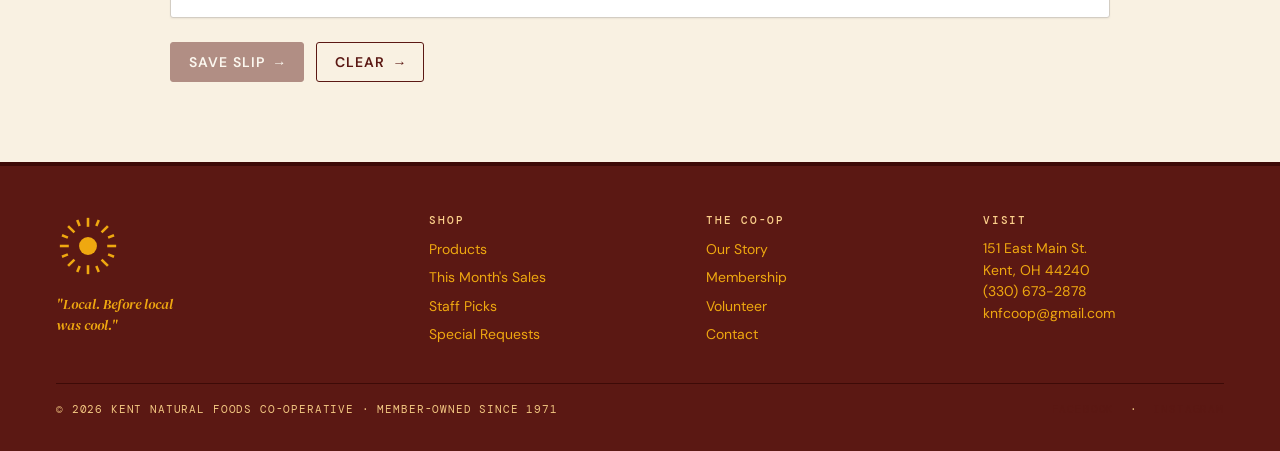
<file: special-order-slip.html>
<!DOCTYPE html>
<html lang="en">
<head>
    <meta charset="UTF-8">
    <meta name="viewport" content="width=device-width, initial-scale=1.0">
    <title>Special Order Slips · Kent Natural Foods Co-op</title>
    <meta name="description" content="Staff tool: the special-order slip, typed instead of written.">
    <meta name="robots" content="noindex, nofollow">
    <link rel="stylesheet" href="css/styles.css?v=2">
    <link rel="stylesheet" href="css/slip.css?v=4">
    <link rel="preconnect" href="https://fonts.googleapis.com">
    <link rel="preconnect" href="https://fonts.gstatic.com" crossorigin>
    <link href="https://fonts.googleapis.com/css2?family=DM+Serif+Display:ital@0;1&family=Newsreader:ital,opsz,wght@0,6..72,400;0,6..72,500;0,6..72,600;1,6..72,400;1,6..72,500&family=DM+Sans:opsz,wght@9..40,400;9..40,500;9..40,600;9..40,700&family=DM+Mono:wght@400;500&display=swap" rel="stylesheet">
</head>
<body>
    <div id="header-placeholder"></div>

    <main>
        <section class="page-header">
            <div class="container">
                <div class="pre">— Staff only —</div>
                <h1>Special order <em>slips</em>.</h1>
                <p>The paper card, typed instead of written, so the counter, the buyer, and receiving are all looking at the same one.</p>
            </div>
        </section>

        <section class="content-section">
            <div class="container">
                <div class="slip-tool" id="slip-root" data-embedded="1"></div>
            </div>
        </section>
    </main>

    <div id="footer-placeholder"></div>

    <script src="js/main.js"></script>
    <script src="js/slip-api.js"></script>
    <script src="js/slip.js?v=4"></script>
</body>
</html>
</file>
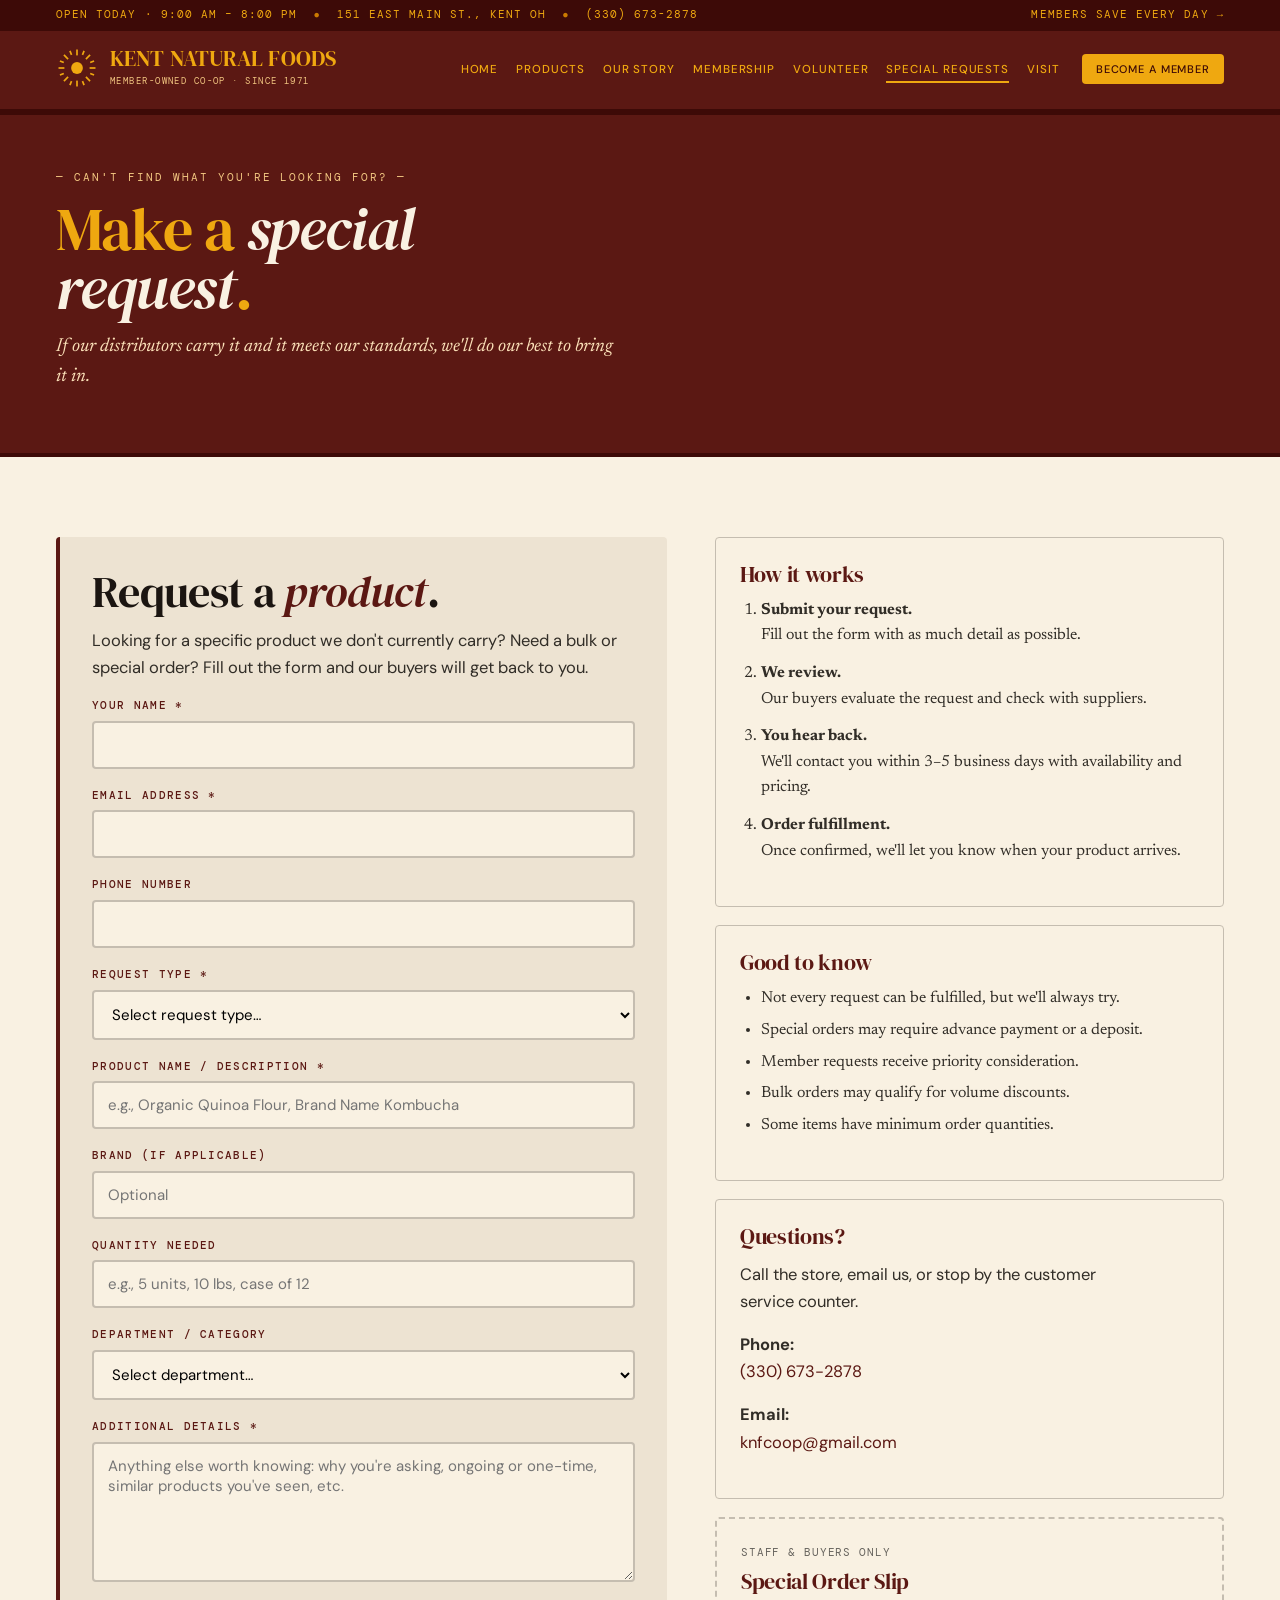
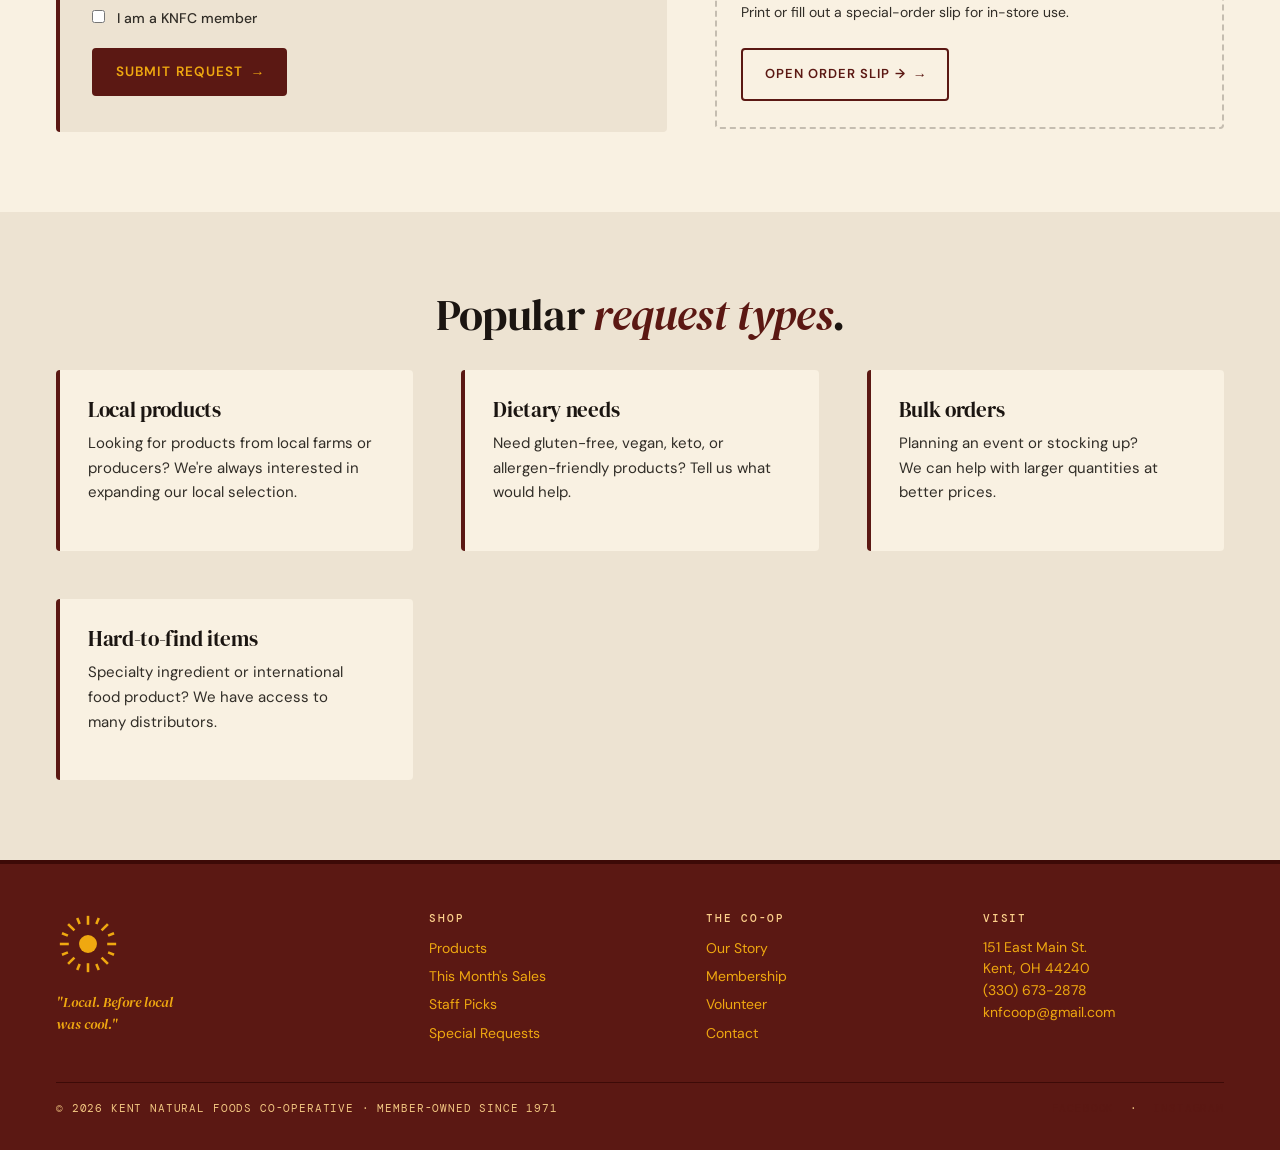
<file: special-requests.html>
<!DOCTYPE html>
<html lang="en">
<head>
    <meta charset="UTF-8">
    <meta name="viewport" content="width=device-width, initial-scale=1.0">
    <title>Special Requests · Kent Natural Foods Co-op</title>
    <meta name="description" content="Request special products or place custom orders at Kent Natural Foods Co-op. If our distributors carry it, we'll do our best to bring it in.">
    <link rel="stylesheet" href="css/styles.css?v=2">
    <link rel="preconnect" href="https://fonts.googleapis.com">
    <link rel="preconnect" href="https://fonts.gstatic.com" crossorigin>
    <link href="https://fonts.googleapis.com/css2?family=DM+Serif+Display:ital@0;1&family=Newsreader:ital,opsz,wght@0,6..72,400;0,6..72,500;0,6..72,600;1,6..72,400;1,6..72,500&family=DM+Sans:opsz,wght@9..40,400;9..40,500;9..40,600;9..40,700&family=DM+Mono:wght@400;500&display=swap" rel="stylesheet">
</head>
<body>
    <div id="header-placeholder"></div>

    <main>
        <section class="page-header">
            <div class="container">
                <div class="pre">— Can't find what you're looking for? —</div>
                <h1>Make a <em>special request</em>.</h1>
                <p>If our distributors carry it and it meets our standards, we'll do our best to bring it in.</p>
            </div>
        </section>

        <section class="content-section">
            <div class="container">
                <div class="contact-grid">
                    <div class="contact-form">
                        <h2>Request a <em>product</em>.</h2>
                        <p class="mb-2">Looking for a specific product we don't currently carry? Need a bulk or special order? Fill out the form and our buyers will get back to you.</p>

                        <form action="#" method="POST" id="special-request-form">
                            <div class="form-group">
                                <label for="name">Your name *</label>
                                <input type="text" id="name" name="name" required>
                            </div>
                            <div class="form-group">
                                <label for="email">Email address *</label>
                                <input type="email" id="email" name="email" required>
                            </div>
                            <div class="form-group">
                                <label for="phone">Phone number</label>
                                <input type="tel" id="phone" name="phone">
                            </div>
                            <div class="form-group">
                                <label for="request-type">Request type *</label>
                                <select id="request-type" name="request-type" required>
                                    <option value="">Select request type…</option>
                                    <option value="new-product">New product request</option>
                                    <option value="bulk-order">Bulk order</option>
                                    <option value="special-order">Special order (one-time)</option>
                                    <option value="seasonal">Seasonal item request</option>
                                    <option value="dietary">Dietary-specific product</option>
                                    <option value="other">Other</option>
                                </select>
                            </div>
                            <div class="form-group">
                                <label for="product-name">Product name / description *</label>
                                <input type="text" id="product-name" name="product-name" placeholder="e.g., Organic Quinoa Flour, Brand Name Kombucha" required>
                            </div>
                            <div class="form-group">
                                <label for="brand">Brand (if applicable)</label>
                                <input type="text" id="brand" name="brand" placeholder="Optional">
                            </div>
                            <div class="form-group">
                                <label for="quantity">Quantity needed</label>
                                <input type="text" id="quantity" name="quantity" placeholder="e.g., 5 units, 10 lbs, case of 12">
                            </div>
                            <div class="form-group">
                                <label for="department">Department / category</label>
                                <select id="department" name="department">
                                    <option value="">Select department…</option>
                                    <option value="produce">Produce</option>
                                    <option value="bulk">Bulk foods</option>
                                    <option value="dairy">Dairy &amp; refrigerated</option>
                                    <option value="frozen">Frozen</option>
                                    <option value="grocery">Grocery / packaged</option>
                                    <option value="supplements">Vitamins &amp; supplements</option>
                                    <option value="body-care">Body care</option>
                                    <option value="other">Other</option>
                                </select>
                            </div>
                            <div class="form-group">
                                <label for="details">Additional details *</label>
                                <textarea id="details" name="details" rows="5" placeholder="Anything else worth knowing: why you're asking, ongoing or one-time, similar products you've seen, etc." required></textarea>
                            </div>
                            <div class="form-group">
                                <label style="font-family: var(--font-body); font-size: 14px; letter-spacing: 0; text-transform: none; color: var(--color-gray-dark);">
                                    <input type="checkbox" name="member" value="yes" style="width: auto; margin-right: 8px;">
                                    I am a KNFC member
                                </label>
                            </div>
                            <button type="submit" class="btn btn-primary">Submit Request</button>
                        </form>
                    </div>

                    <div class="contact-info-section">
                        <div class="contact-info-card">
                            <h3>How it works</h3>
                            <ol style="padding-left: 1.4em; line-height: 1.7; font-family: var(--font-editorial); font-size: 15px;">
                                <li style="margin-bottom: 12px;"><strong>Submit your request.</strong><br>Fill out the form with as much detail as possible.</li>
                                <li style="margin-bottom: 12px;"><strong>We review.</strong><br>Our buyers evaluate the request and check with suppliers.</li>
                                <li style="margin-bottom: 12px;"><strong>You hear back.</strong><br>We'll contact you within 3–5 business days with availability and pricing.</li>
                                <li><strong>Order fulfillment.</strong><br>Once confirmed, we'll let you know when your product arrives.</li>
                            </ol>
                        </div>

                        <div class="contact-info-card">
                            <h3>Good to know</h3>
                            <ul style="padding-left: 1.4em; line-height: 1.7; font-family: var(--font-editorial); font-size: 15px;">
                                <li>Not every request can be fulfilled, but we'll always try.</li>
                                <li>Special orders may require advance payment or a deposit.</li>
                                <li>Member requests receive priority consideration.</li>
                                <li>Bulk orders may qualify for volume discounts.</li>
                                <li>Some items have minimum order quantities.</li>
                            </ul>
                        </div>

                        <div class="contact-info-card">
                            <h3>Questions?</h3>
                            <p>Call the store, email us, or stop by the customer service counter.</p>
                            <p>
                                <strong>Phone:</strong><br>
                                <a href="tel:3306732878">(330) 673-2878</a>
                            </p>
                            <p>
                                <strong>Email:</strong><br>
                                <a href="mailto:knfcoop@gmail.com">knfcoop@gmail.com</a>
                            </p>
                        </div>

                        <div class="contact-info-card" style="border: 2px dashed var(--color-rule); background: var(--color-surface);">
                            <p style="font-family: var(--font-mono); font-size: 11px; letter-spacing: 0.08em; text-transform: uppercase; color: var(--color-gray); margin-bottom: 8px;">Staff &amp; Buyers only</p>
                            <h3 style="margin-bottom: 8px;">Special Order Slip</h3>
                            <p style="font-size: 14px;">Print or fill out a special-order slip for in-store use.</p>
                            <a href="special-order-slip.html" class="btn btn-secondary" style="margin-top: 8px; font-size: 13px;" target="_blank">Open Order Slip →</a>
                        </div>
                    </div>
                </div>
            </div>
        </section>

        <section class="content-section alt-bg">
            <div class="container">
                <h2 class="text-center">Popular <em>request types</em>.</h2>
                <div class="content-grid mt-2">
                    <div class="content-card">
                        <h3>Local products</h3>
                        <p>Looking for products from local farms or producers? We're always interested in expanding our local selection.</p>
                    </div>
                    <div class="content-card">
                        <h3>Dietary needs</h3>
                        <p>Need gluten-free, vegan, keto, or allergen-friendly products? Tell us what would help.</p>
                    </div>
                    <div class="content-card">
                        <h3>Bulk orders</h3>
                        <p>Planning an event or stocking up? We can help with larger quantities at better prices.</p>
                    </div>
                    <div class="content-card">
                        <h3>Hard-to-find items</h3>
                        <p>Specialty ingredient or international food product? We have access to many distributors.</p>
                    </div>
                </div>
            </div>
        </section>
    </main>

    <div id="footer-placeholder"></div>

    <script src="js/main.js"></script>
    <script src="js/forms.js"></script>
</body>
</html>
</file>
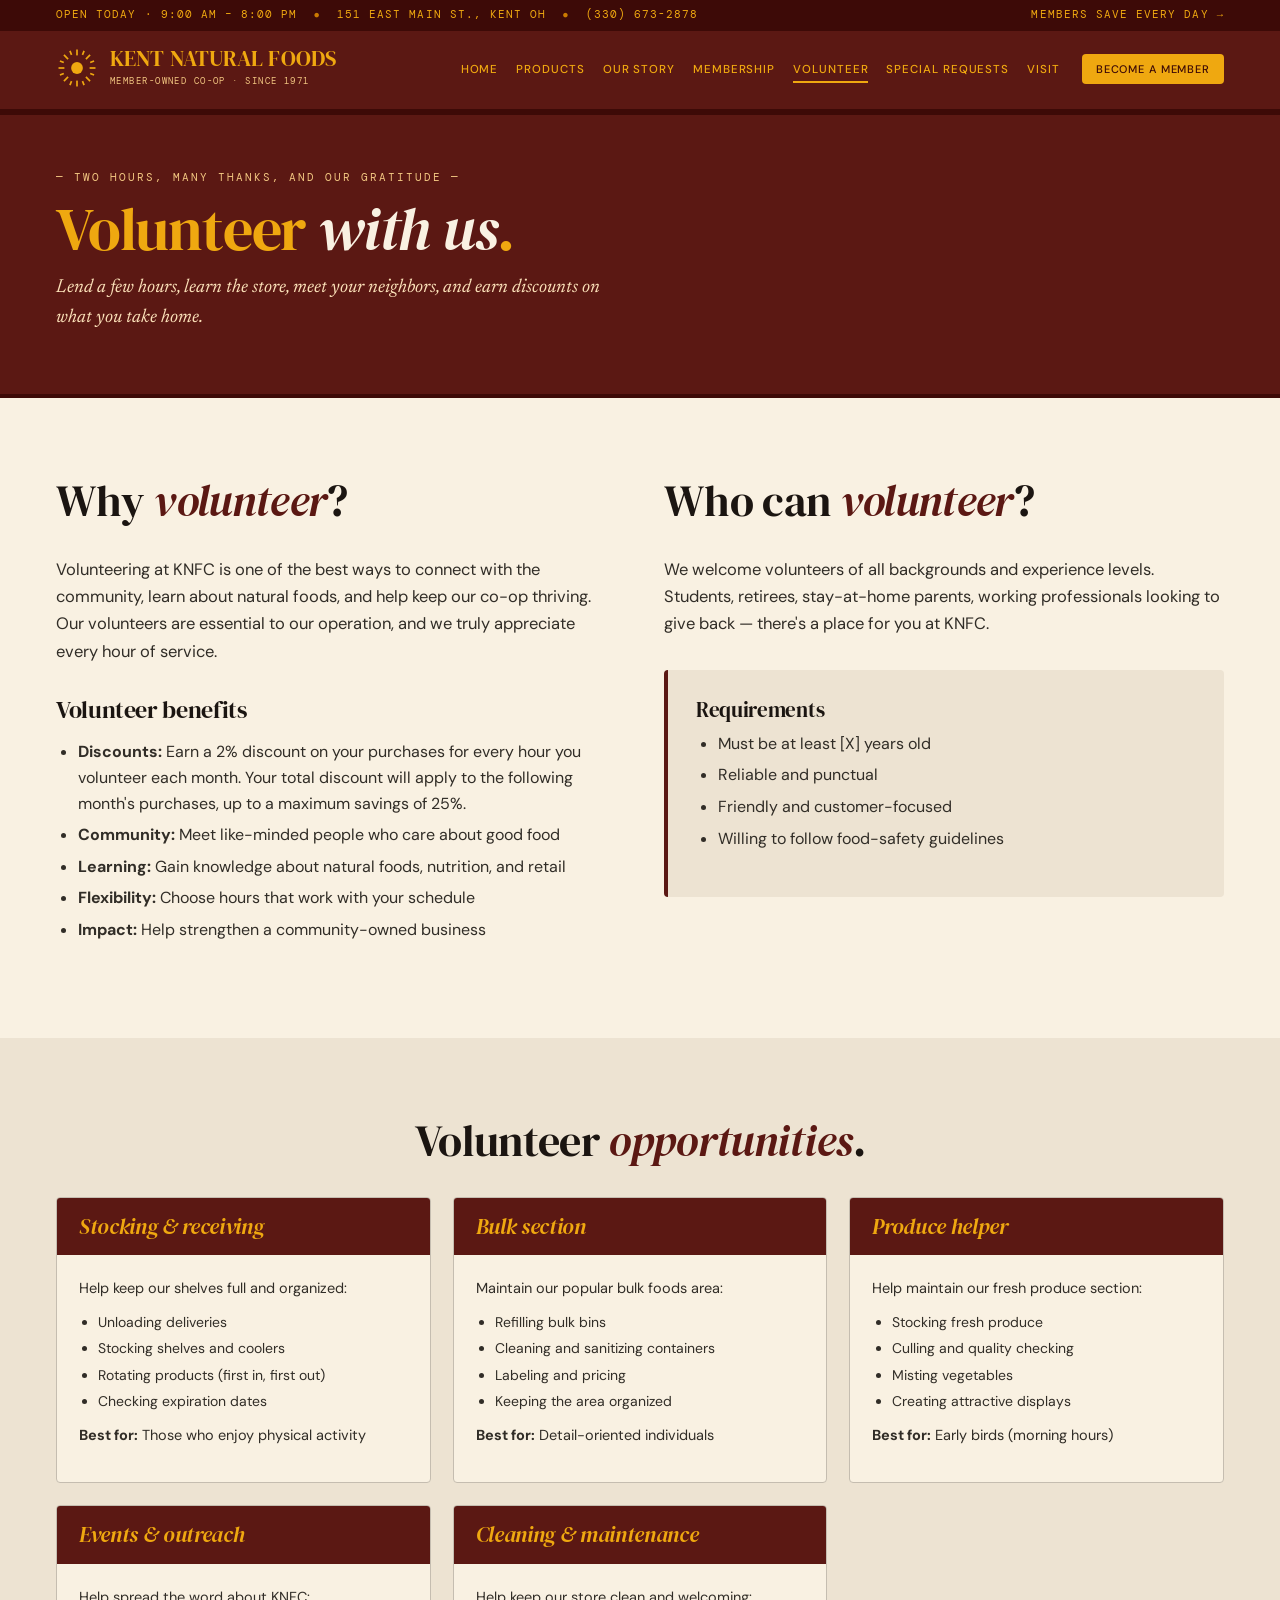
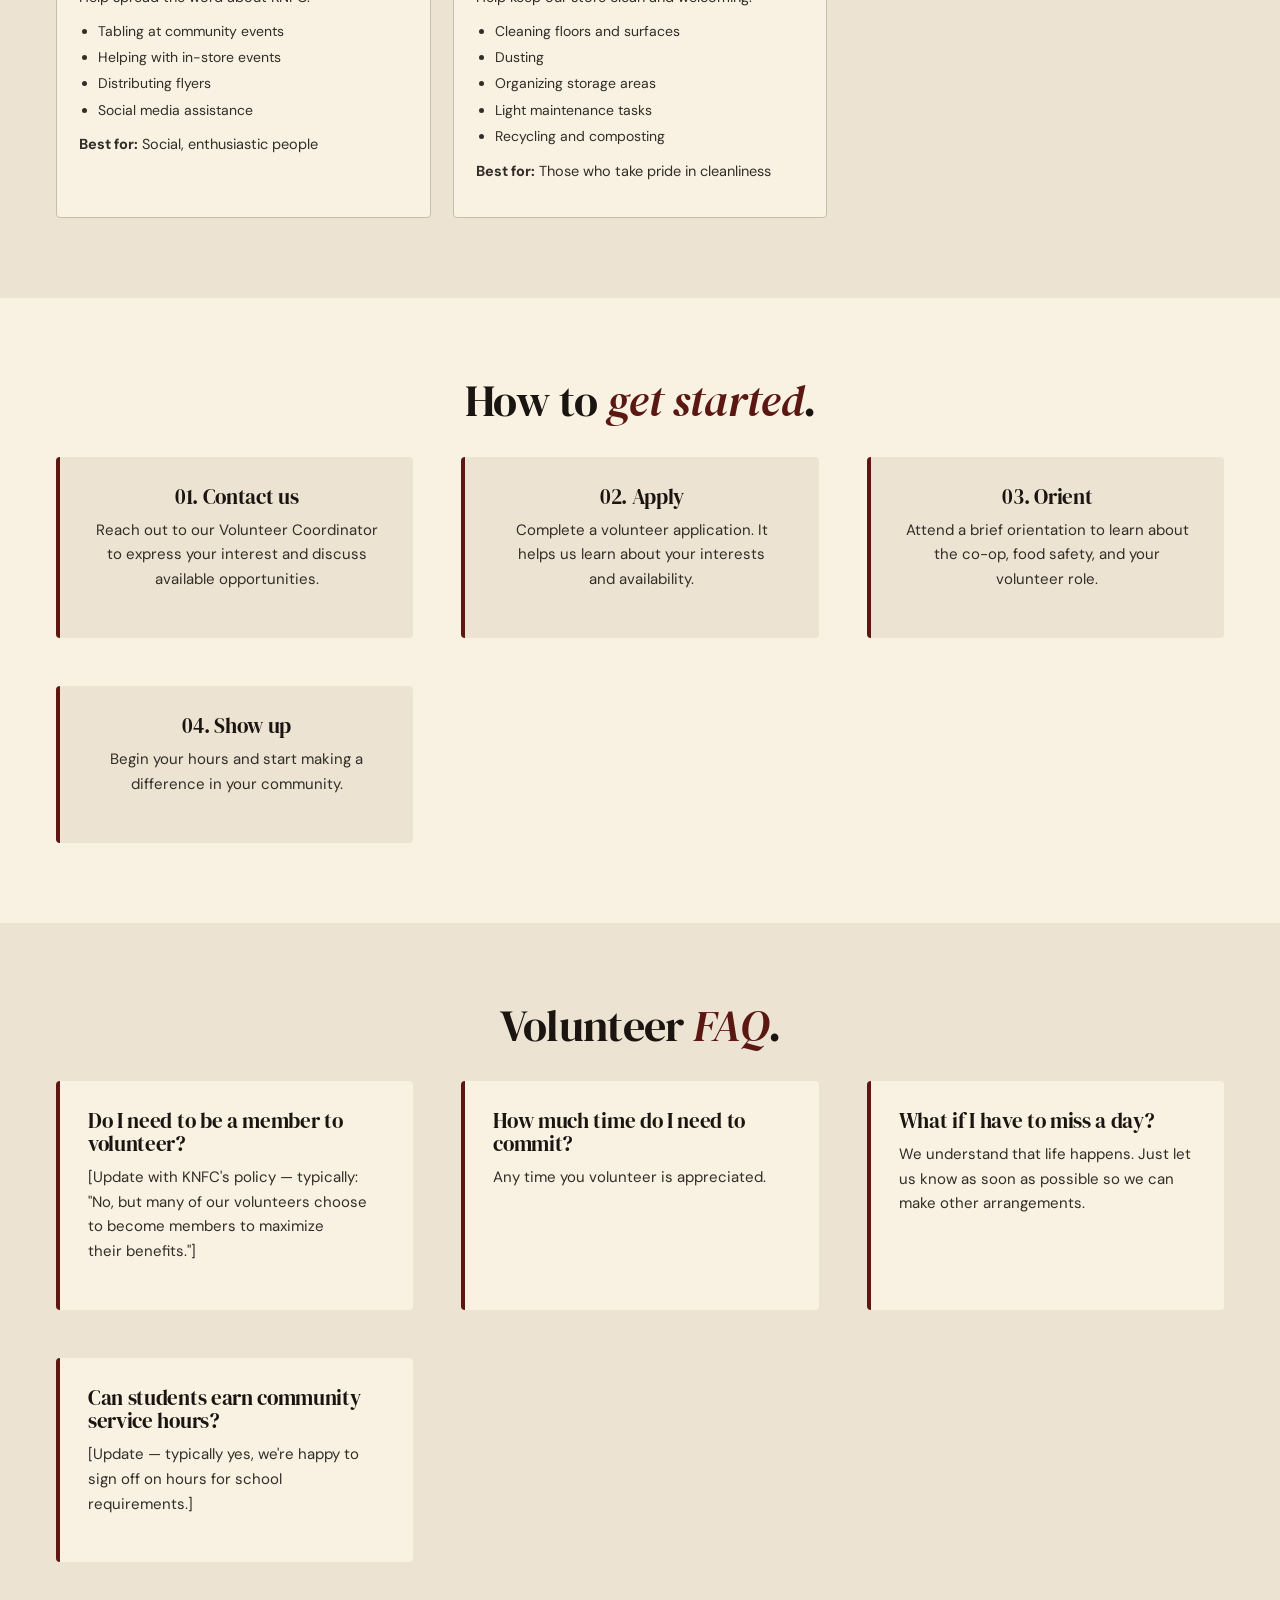
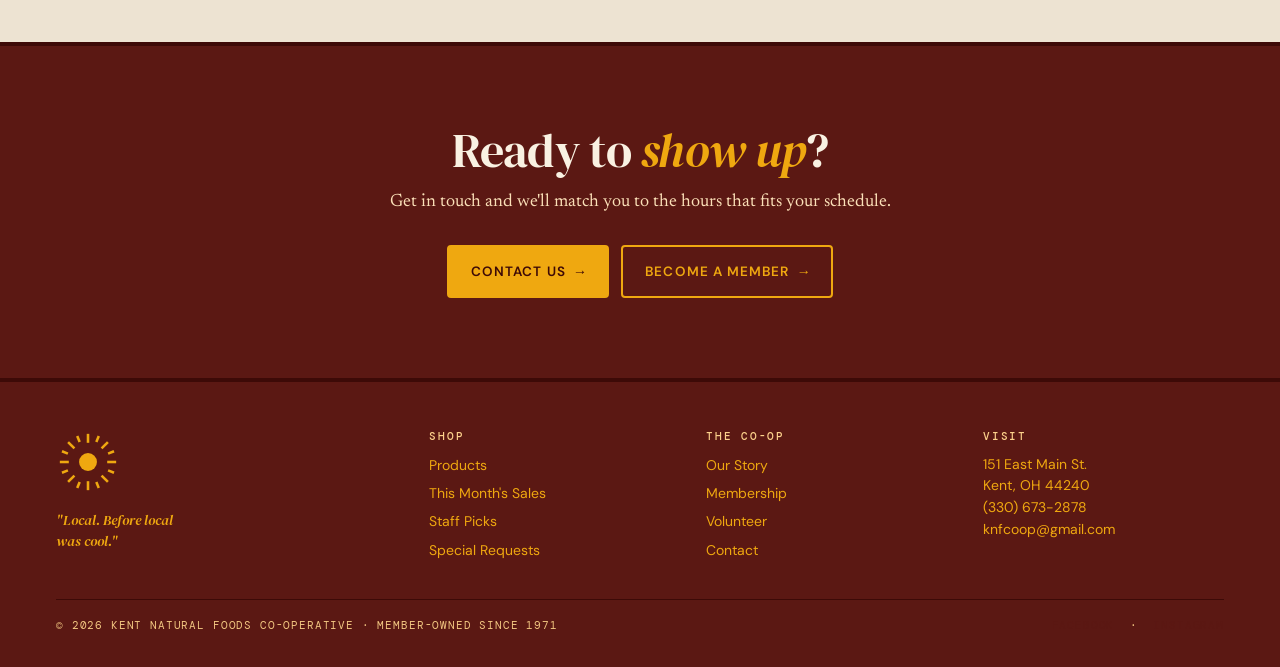
<file: volunteer.html>
<!DOCTYPE html>
<html lang="en">
<head>
    <meta charset="UTF-8">
    <meta name="viewport" content="width=device-width, initial-scale=1.0">
    <title>Volunteer · Kent Natural Foods Co-op</title>
    <meta name="description" content="Volunteer at Kent Natural Foods Co-op. Help your community, learn new skills, and earn volunteer discounts.">
    <link rel="stylesheet" href="css/styles.css?v=2">
    <link rel="preconnect" href="https://fonts.googleapis.com">
    <link rel="preconnect" href="https://fonts.gstatic.com" crossorigin>
    <link href="https://fonts.googleapis.com/css2?family=DM+Serif+Display:ital@0;1&family=Newsreader:ital,opsz,wght@0,6..72,400;0,6..72,500;0,6..72,600;1,6..72,400;1,6..72,500&family=DM+Sans:opsz,wght@9..40,400;9..40,500;9..40,600;9..40,700&family=DM+Mono:wght@400;500&display=swap" rel="stylesheet">
</head>
<body>
    <div id="header-placeholder"></div>

    <main>
        <section class="page-header">
            <div class="container">
                <div class="pre">— Two hours, many thanks, and our gratitude —</div>
                <h1>Volunteer <em>with us</em>.</h1>
                <p>Lend a few hours, learn the store, meet your neighbors, and earn discounts on what you take home.</p>
            </div>
        </section>

        <section class="content-section">
            <div class="container">
                <div class="content-grid">
                    <div>
                        <h2>Why <em>volunteer</em>?</h2>
                        <p>Volunteering at KNFC is one of the best ways to connect with the community, learn about natural foods, and help keep our co-op thriving. Our volunteers are essential to our operation, and we truly appreciate every hour of service.</p>

                        <h3 class="mt-2">Volunteer benefits</h3>
                        <ul>
                            <li><strong>Discounts:</strong> Earn a 2% discount on your purchases for every hour you volunteer each month. Your total discount will apply to the following month's purchases, up to a maximum savings of 25%.</li>
                            <li><strong>Community:</strong> Meet like-minded people who care about good food</li>
                            <li><strong>Learning:</strong> Gain knowledge about natural foods, nutrition, and retail</li>
                            <li><strong>Flexibility:</strong> Choose hours that work with your schedule</li>
                            <li><strong>Impact:</strong> Help strengthen a community-owned business</li>
                        </ul>
                    </div>
                    <div>
                        <h2>Who can <em>volunteer</em>?</h2>
                        <p>We welcome volunteers of all backgrounds and experience levels. Students, retirees, stay-at-home parents, working professionals looking to give back — there's a place for you at KNFC.</p>

                        <div class="content-card mt-2">
                            <h3>Requirements</h3>
                            <ul>
                                <li>Must be at least [X] years old</li>
                                <li>Reliable and punctual</li>
                                <li>Friendly and customer-focused</li>
                                <li>Willing to follow food-safety guidelines</li>
                            </ul>
                        </div>
                    </div>
                </div>
            </div>
        </section>

        <section class="content-section alt-bg">
            <div class="container">
                <h2 class="text-center mb-2">Volunteer <em>opportunities</em>.</h2>

                <div class="volunteer-opportunities">
                    <div class="volunteer-card">
                        <div class="volunteer-card-header">
                            <h3>Stocking &amp; receiving</h3>
                        </div>
                        <div class="volunteer-card-body">
                            <p>Help keep our shelves full and organized:</p>
                            <ul>
                                <li>Unloading deliveries</li>
                                <li>Stocking shelves and coolers</li>
                                <li>Rotating products (first in, first out)</li>
                                <li>Checking expiration dates</li>
                            </ul>
                            <p><strong>Best for:</strong> Those who enjoy physical activity</p>
                        </div>
                    </div>

                    <div class="volunteer-card">
                        <div class="volunteer-card-header">
                            <h3>Bulk section</h3>
                        </div>
                        <div class="volunteer-card-body">
                            <p>Maintain our popular bulk foods area:</p>
                            <ul>
                                <li>Refilling bulk bins</li>
                                <li>Cleaning and sanitizing containers</li>
                                <li>Labeling and pricing</li>
                                <li>Keeping the area organized</li>
                            </ul>
                            <p><strong>Best for:</strong> Detail-oriented individuals</p>
                        </div>
                    </div>

                    <div class="volunteer-card">
                        <div class="volunteer-card-header">
                            <h3>Produce helper</h3>
                        </div>
                        <div class="volunteer-card-body">
                            <p>Help maintain our fresh produce section:</p>
                            <ul>
                                <li>Stocking fresh produce</li>
                                <li>Culling and quality checking</li>
                                <li>Misting vegetables</li>
                                <li>Creating attractive displays</li>
                            </ul>
                            <p><strong>Best for:</strong> Early birds (morning hours)</p>
                        </div>
                    </div>

                    <div class="volunteer-card">
                        <div class="volunteer-card-header">
                            <h3>Events &amp; outreach</h3>
                        </div>
                        <div class="volunteer-card-body">
                            <p>Help spread the word about KNFC:</p>
                            <ul>
                                <li>Tabling at community events</li>
                                <li>Helping with in-store events</li>
                                <li>Distributing flyers</li>
                                <li>Social media assistance</li>
                            </ul>
                            <p><strong>Best for:</strong> Social, enthusiastic people</p>
                        </div>
                    </div>

                    <div class="volunteer-card">
                        <div class="volunteer-card-header">
                            <h3>Cleaning &amp; maintenance</h3>
                        </div>
                        <div class="volunteer-card-body">
                            <p>Help keep our store clean and welcoming:</p>
                            <ul>
                                <li>Cleaning floors and surfaces</li>
                                <li>Dusting</li>
                                <li>Organizing storage areas</li>
                                <li>Light maintenance tasks</li>
                                <li>Recycling and composting</li>
                            </ul>
                            <p><strong>Best for:</strong> Those who take pride in cleanliness</p>
                        </div>
                    </div>
                </div>
            </div>
        </section>

        <section class="content-section">
            <div class="container">
                <h2 class="text-center">How to <em>get started</em>.</h2>
                <div class="content-grid mt-2">
                    <div class="content-card text-center">
                        <h3>01. Contact us</h3>
                        <p>Reach out to our Volunteer Coordinator to express your interest and discuss available opportunities.</p>
                    </div>
                    <div class="content-card text-center">
                        <h3>02. Apply</h3>
                        <p>Complete a volunteer application. It helps us learn about your interests and availability.</p>
                    </div>
                    <div class="content-card text-center">
                        <h3>03. Orient</h3>
                        <p>Attend a brief orientation to learn about the co-op, food safety, and your volunteer role.</p>
                    </div>
                    <div class="content-card text-center">
                        <h3>04. Show up</h3>
                        <p>Begin your hours and start making a difference in your community.</p>
                    </div>
                </div>
            </div>
        </section>

        <section class="content-section alt-bg">
            <div class="container">
                <h2 class="text-center mb-2">Volunteer <em>FAQ</em>.</h2>
                <div class="content-grid">
                    <div class="content-card">
                        <h3>Do I need to be a member to volunteer?</h3>
                        <p>[Update with KNFC's policy — typically: "No, but many of our volunteers choose to become members to maximize their benefits."]</p>
                    </div>
                    <div class="content-card">
                        <h3>How much time do I need to commit?</h3>
                        <p>Any time you volunteer is appreciated.</p>
                    </div>
                    <div class="content-card">
                        <h3>What if I have to miss a day?</h3>
                        <p>We understand that life happens. Just let us know as soon as possible so we can make other arrangements.</p>
                    </div>
                    <div class="content-card">
                        <h3>Can students earn community service hours?</h3>
                        <p>[Update — typically yes, we're happy to sign off on hours for school requirements.]</p>
                    </div>
                </div>
            </div>
        </section>

        <section class="cta-section">
            <div class="container">
                <div class="cta-content">
                    <h2>Ready to <em>show up</em>?</h2>
                    <p>Get in touch and we'll match you to the hours that fits your schedule.</p>
                    <div class="cta-buttons">
                        <a href="contact.html" class="btn btn-primary">Contact Us</a>
                        <a href="membership.html" class="btn btn-secondary">Become a Member</a>
                    </div>
                </div>
            </div>
        </section>
    </main>

    <div id="footer-placeholder"></div>

    <script src="js/main.js"></script>
</body>
</html>
</file>
<file: css/styles.css>
/* =====================================================
   KNFC Website Styles — v2 (May 2026)
   Kent Natural Foods Co-op · Member-Owned Since 1971
   =====================================================
   Palette pulled from the storefront:
   - Maroon awning + marigold lettering = primary chrome
   - Forest + rust = supporting accents (tote bags, floor)
   - Cream + paper = backgrounds
   ===================================================== */

:root {
    /* PRIMARY CHROME — from the awning */
    --color-maroon:       oklch(0.32 0.10 28);
    --color-maroon-deep:  oklch(0.24 0.08 28);
    --color-maroon-soft:  oklch(0.42 0.10 28);
    --color-marigold:     oklch(0.78 0.16 78);
    --color-marigold-deep:oklch(0.65 0.16 70);

    /* SUPPORTING — from totes + interior */
    --color-forest:       oklch(0.36 0.07 145);
    --color-forest-light: oklch(0.55 0.10 142);
    --color-rust:         oklch(0.58 0.13 50);
    --color-brick:        oklch(0.52 0.12 32);

    /* NEUTRALS */
    --color-cream:        oklch(0.96 0.022 85);
    --color-paper:        oklch(0.92 0.025 80);
    --color-white:        #ffffff;
    --color-ink:          oklch(0.20 0.012 50);
    --color-gray-dark:    oklch(0.30 0.012 80);
    --color-gray:         oklch(0.50 0.010 80);
    --color-gray-light:   oklch(0.85 0.015 80);
    --color-rule:         oklch(0.80 0.020 80);
    --color-black:        #1a1a1a;

    /* LEGACY ALIASES — kept so existing class references still work */
    --color-primary:       var(--color-maroon);
    --color-primary-light: var(--color-maroon-soft);
    --color-primary-dark:  var(--color-maroon-deep);
    --color-secondary:       var(--color-marigold-deep);
    --color-secondary-light: var(--color-marigold);
    --color-accent:  var(--color-rust);
    --color-success: var(--color-forest);
    --color-error:   var(--color-brick);

    /* TYPOGRAPHY */
    --font-display: "DM Serif Display", "Cooper BT", Georgia, serif;
    --font-heading: "DM Serif Display", "Cooper BT", Georgia, serif;
    --font-editorial: "Newsreader", "Iowan Old Style", Georgia, serif;
    --font-body: "DM Sans", -apple-system, BlinkMacSystemFont, "Segoe UI", sans-serif;
    --font-mono: "DM Mono", ui-monospace, Menlo, monospace;

    /* SPACING */
    --spacing-xs: 0.5rem;
    --spacing-sm: 1rem;
    --spacing-md: 2rem;
    --spacing-lg: 3rem;
    --spacing-xl: 5rem;

    /* RADIUS — co-op aesthetic favors crisp corners */
    --radius-sm: 3px;
    --radius-md: 4px;
    --radius-lg: 6px;

    /* SHADOWS */
    --shadow-sm: 0 1px 2px rgba(0,0,0,0.06);
    --shadow-md: 0 8px 18px -10px rgba(0,0,0,0.18);
    --shadow-lg: 0 24px 48px -20px rgba(0,0,0,0.20);

    /* TRANSITIONS */
    --transition-fast: 0.18s ease;
    --transition-normal: 0.28s ease;
}

/* =====================================================
   RESET & BASE
   ===================================================== */
*, *::before, *::after { box-sizing: border-box; margin: 0; padding: 0; }
html { font-size: 16px; scroll-behavior: smooth; }
body {
    font-family: var(--font-body);
    font-size: 16px;
    line-height: 1.6;
    color: var(--color-ink);
    background-color: var(--color-cream);
    -webkit-font-smoothing: antialiased;
}
img { max-width: 100%; height: auto; display: block; }

a {
    color: var(--color-maroon);
    text-decoration: none;
    transition: color var(--transition-fast);
}
a:hover { color: var(--color-maroon-soft); }

h1, h2, h3, h4, h5, h6 {
    font-family: var(--font-display);
    font-weight: 400;
    line-height: 1.1;
    letter-spacing: -0.015em;
    color: var(--color-ink);
}
h1 { font-size: 3rem; }
h2 { font-size: 2.25rem; }
h3 { font-size: 1.45rem; }
h4 { font-size: 1.15rem; }

p { text-wrap: pretty; }

/* Container */
.container {
    width: 100%;
    max-width: 1200px;
    margin: 0 auto;
    padding: 0 var(--spacing-sm);
}

/* =====================================================
   THE AWNING HEADER — the literal storefront awning
   ===================================================== */
.site-header {
    background-color: var(--color-maroon);
    border-bottom: 4px solid var(--color-maroon-deep);
    position: sticky;
    top: 0;
    z-index: 1000;
    box-shadow: 0 2px 0 var(--color-maroon-deep);
}

/* Thin utility ribbon ABOVE the awning */
.utility-ribbon {
    background-color: var(--color-maroon-deep);
    color: var(--color-marigold);
    font-family: var(--font-mono);
    font-size: 10.5px;
    letter-spacing: 0.10em;
    text-transform: uppercase;
    padding: 8px 0;
    line-height: 1.4;
}
.utility-ribbon .container {
    display: flex;
    justify-content: space-between;
    flex-wrap: wrap;
    gap: 8px 20px;
    align-items: center;
}
.utility-ribbon .dot {
    color: var(--color-marigold-deep);
    margin: 0 8px;
}
.utility-ribbon a { color: var(--color-marigold); }

.header-content {
    display: flex;
    justify-content: space-between;
    align-items: center;
    padding: 16px 0 20px;
    gap: 20px;
}

/* WORDMARK lockup — sun mark + KNFC */
.logo {
    display: flex;
    align-items: center;
    gap: 12px;
    text-decoration: none;
    flex-shrink: 0;
    min-width: 0;
}
.logo:hover { color: inherit; }
.logo-sun {
    width: 42px;
    height: 42px;
    color: var(--color-marigold);
    flex-shrink: 0;
}
.logo-sun svg { width: 100%; height: 100%; display: block; }
.logo-text-wrap { display: flex; flex-direction: column; min-width: 0; }
.logo-text {
    font-family: var(--font-display);
    font-size: 22px;
    color: var(--color-marigold);
    line-height: 1;
    letter-spacing: 0.005em;
    text-transform: uppercase;
    white-space: nowrap;
}
.logo-tagline {
    font-family: var(--font-mono);
    font-size: 9px;
    letter-spacing: 0.16em;
    text-transform: uppercase;
    color: oklch(0.85 0.10 78);
    margin-top: 5px;
    white-space: nowrap;
}

/* NAV */
.nav-links {
    display: flex;
    list-style: none;
    gap: 18px;
    align-items: center;
}
.nav-links a {
    font-family: var(--font-body);
    font-weight: 500;
    font-size: 11.5px;
    letter-spacing: 0.08em;
    text-transform: uppercase;
    color: var(--color-marigold);
    padding: 6px 0;
    position: relative;
    white-space: nowrap;
}
.nav-links a::after {
    content: '';
    position: absolute;
    bottom: 0; left: 0; right: 0;
    height: 2px;
    background-color: var(--color-marigold);
    transform: scaleX(0);
    transform-origin: left;
    transition: transform var(--transition-fast);
}
.nav-links a:hover::after,
.nav-links a.active::after { transform: scaleX(1); }
.nav-links a.active { color: var(--color-marigold); }

/* Membership CTA in nav */
.nav-cta {
    background-color: var(--color-marigold);
    color: var(--color-maroon-deep) !important;
    padding: 8px 14px !important;
    border-radius: var(--radius-md);
    font-weight: 600;
    font-size: 11px !important;
    transition: background-color var(--transition-fast);
    margin-left: 4px;
}
.nav-cta::after { display: none; }
.nav-cta:hover { background-color: var(--color-marigold-deep); }

/* Mobile menu toggle */
.mobile-menu-toggle {
    display: none;
    flex-direction: column;
    gap: 5px;
    background: none;
    border: none;
    cursor: pointer;
    padding: 6px;
}
.mobile-menu-toggle span {
    display: block;
    width: 24px;
    height: 2.5px;
    background-color: var(--color-marigold);
    transition: var(--transition-fast);
}

/* =====================================================
   BUTTONS
   ===================================================== */
.btn {
    display: inline-flex;
    align-items: center;
    justify-content: center;
    gap: 10px;
    padding: 13px 22px;
    font-family: var(--font-body);
    font-size: 13.5px;
    font-weight: 600;
    text-transform: uppercase;
    letter-spacing: 0.08em;
    text-align: center;
    text-decoration: none;
    border-radius: var(--radius-md);
    cursor: pointer;
    transition: all var(--transition-fast);
    border: 2px solid transparent;
}
.btn::after {
    content: '→';
    font-family: var(--font-mono);
    font-weight: 400;
    font-size: 14px;
}
.btn-primary {
    background-color: var(--color-maroon);
    color: var(--color-marigold);
    border-color: var(--color-maroon);
}
.btn-primary:hover {
    background-color: var(--color-maroon-deep);
    border-color: var(--color-maroon-deep);
    color: var(--color-marigold);
}
.btn-secondary {
    background-color: transparent;
    color: var(--color-maroon);
    border-color: var(--color-maroon);
}
.btn-secondary:hover {
    background-color: var(--color-maroon);
    color: var(--color-marigold);
}
.btn-outline {
    background-color: transparent;
    color: var(--color-maroon);
    border-color: var(--color-maroon);
}
.btn-outline:hover {
    background-color: var(--color-maroon);
    color: var(--color-marigold);
}
.btn-sm { padding: 9px 16px; font-size: 11.5px; }

/* =====================================================
   HERO — split: storefront photo + chunky type
   ===================================================== */
.hero {
    display: grid;
    grid-template-columns: 1fr 1fr;
    background-color: var(--color-cream);
    border-bottom: 4px solid var(--color-maroon-deep);
}
.hero-photo {
    background: url('../images/Storefront-main.jpeg') center 30% / cover no-repeat;
    min-height: 580px;
    position: relative;
}
.hero-photo .open-badge {
    position: absolute;
    bottom: 28px; left: 28px;
    background-color: var(--color-maroon-deep);
    color: var(--color-marigold);
    padding: 12px 16px;
    font-family: var(--font-mono);
    font-size: 10.5px;
    letter-spacing: 0.16em;
    text-transform: uppercase;
    border-left: 4px solid var(--color-marigold);
}
.hero-photo .open-badge b {
    display: block;
    color: var(--color-cream);
    font-size: 13px;
    font-weight: 500;
    margin-top: 4px;
}

.hero-content {
    padding: 64px 48px;
    display: flex;
    flex-direction: column;
    justify-content: center;
}
.hero-eyebrow {
    font-family: var(--font-mono);
    font-size: 11.5px;
    letter-spacing: 0.20em;
    text-transform: uppercase;
    color: var(--color-maroon);
}
.hero h1 {
    font-family: var(--font-display);
    font-weight: 400;
    font-size: clamp(48px, 5.5vw, 72px);
    line-height: 0.96;
    letter-spacing: -0.02em;
    color: var(--color-ink);
    margin-top: 14px;
}
.hero h1 em {
    font-style: italic;
    color: var(--color-maroon);
}
.hero .since {
    font-family: var(--font-editorial);
    font-style: italic;
    font-size: 22px;
    color: var(--color-rust);
    margin-top: 16px;
}
.hero p {
    font-size: 17px;
    line-height: 1.6;
    color: var(--color-gray-dark);
    margin-top: 22px;
    max-width: 42ch;
}
.hero-buttons {
    display: flex;
    gap: 12px;
    margin-top: 28px;
    flex-wrap: wrap;
}

/* =====================================================
   MARQUEE — values strip between sections
   ===================================================== */
.marquee {
    background-color: var(--color-maroon-deep);
    color: var(--color-marigold);
    padding: 16px 0;
    overflow: hidden;
    border-top: 4px solid var(--color-maroon);
}
.marquee-track {
    display: flex;
    gap: 26px;
    align-items: center;
    font-family: var(--font-display);
    font-style: italic;
    font-size: 21px;
    white-space: nowrap;
    padding-left: 24px;
    animation: marquee-scroll 38s linear infinite;
}
.marquee-track .sep {
    display: inline-block;
    width: 8px; height: 8px;
    background-color: var(--color-marigold-deep);
    border-radius: 50%;
    flex-shrink: 0;
}
@keyframes marquee-scroll {
    from { transform: translateX(0); }
    to   { transform: translateX(-50%); }
}
@media (prefers-reduced-motion: reduce) {
    .marquee-track { animation: none; }
}

/* =====================================================
   QUICK INFO / VISIT STRIP
   ===================================================== */
.quick-info {
    padding: var(--spacing-xl) 0;
    background-color: var(--color-paper);
    border-bottom: 1px solid var(--color-rule);
}
.info-cards {
    display: grid;
    grid-template-columns: 1.2fr 1fr 1fr 1fr;
    gap: 36px;
    align-items: end;
}
.info-card { background: transparent; padding: 0; }
.holiday-alert {
    background: linear-gradient(90deg, rgba(255,244,224,1), rgba(255,250,240,1));
    color: var(--color-maroon);
    padding: 6px 10px;
    border-radius: 4px;
    font-family: var(--font-mono);
    font-size: 12px;
    margin-right: 12px;
}
.holiday-alert.closed {
    background: linear-gradient(90deg, #fff1f0, #fff6f5);
    color: var(--color-brick);
    font-weight: 600;
}
.info-card.info-title h2 {
    font-family: var(--font-display);
    font-size: 42px;
    line-height: 1;
    letter-spacing: -0.018em;
    max-width: 11ch;
    color: var(--color-ink);
}
.info-card.info-title h2 em {
    font-style: italic;
    color: var(--color-maroon);
}
.info-card .info-icon {
    display: none; /* emoji icons replaced with mono labels */
}
.info-card h3 {
    font-family: var(--font-mono);
    font-size: 10.5px;
    letter-spacing: 0.16em;
    text-transform: uppercase;
    color: var(--color-maroon);
    margin-bottom: 10px;
    font-weight: 500;
}
.info-card p {
    font-family: var(--font-editorial);
    font-weight: 500;
    font-size: 19px;
    line-height: 1.35;
    color: var(--color-ink);
}
.info-card a { color: var(--color-maroon); }
.info-card .info-tiny {
    display: block;
    font-family: var(--font-mono);
    font-size: 10.5px;
    color: var(--color-gray);
    margin-top: 8px;
    letter-spacing: 0.05em;
    text-transform: uppercase;
}

/* =====================================================
   MANIFESTO STRIP — "Before local was cool"
   ===================================================== */
.manifesto {
    padding: 80px 0;
    background-color: var(--color-cream);
    border-bottom: 1px solid var(--color-rule);
}
.manifesto .container {
    display: grid;
    grid-template-columns: 1fr 1.2fr;
    gap: 56px;
    align-items: center;
}
.manifesto-image {
    height: 460px;
    background: url('../images/Bags-knfc.jpeg') 60% 40% / cover no-repeat;
    border-radius: var(--radius-md);
}
.manifesto-copy .pre {
    font-family: var(--font-mono);
    font-size: 11.5px;
    letter-spacing: 0.18em;
    text-transform: uppercase;
    color: var(--color-maroon);
    margin-bottom: 12px;
}
.manifesto-copy h2 {
    font-family: var(--font-display);
    font-size: clamp(40px, 4.5vw, 60px);
    line-height: 1;
    letter-spacing: -0.02em;
}
.manifesto-copy h2 em {
    font-style: italic;
    color: var(--color-maroon);
}
.manifesto-copy p {
    font-family: var(--font-editorial);
    font-size: 19px;
    line-height: 1.55;
    color: var(--color-gray-dark);
    margin-top: 24px;
    max-width: 50ch;
}
.manifesto-copy p em {
    font-style: italic;
    color: var(--color-maroon);
}
.manifesto-signoff {
    font-family: var(--font-mono);
    font-size: 11px;
    letter-spacing: 0.16em;
    color: var(--color-gray);
    margin-top: 24px;
    text-transform: uppercase;
}

/* =====================================================
   FEATURE LINKS — Sales / Picks / Learn
   ===================================================== */
.feature-links {
    padding: var(--spacing-lg) 0;
    background-color: var(--color-paper);
}
.feature-link-cards {
    display: grid;
    grid-template-columns: repeat(auto-fit, minmax(260px, 1fr));
    gap: 18px;
}
.feature-link-card {
    display: flex;
    flex-direction: column;
    background-color: var(--color-cream);
    border: 1px solid var(--color-rule);
    border-left: 4px solid var(--color-maroon);
    padding: 28px 26px 26px;
    text-decoration: none;
    color: var(--color-ink);
    transition: transform var(--transition-fast), border-color var(--transition-fast);
    border-radius: var(--radius-md);
}
.feature-link-card:hover {
    transform: translateY(-3px);
    color: var(--color-ink);
    border-left-color: var(--color-marigold-deep);
}
.feature-link-icon { display: none; }
.feature-link-card h3 {
    font-family: var(--font-display);
    font-size: 26px;
    color: var(--color-ink);
    margin-bottom: 8px;
    line-height: 1.1;
}
.feature-link-card p {
    font-family: var(--font-editorial);
    font-size: 15.5px;
    color: var(--color-gray-dark);
    line-height: 1.5;
    flex: 1;
}
.feature-link-cta {
    display: inline-block;
    margin-top: 18px;
    font-family: var(--font-mono);
    font-size: 11px;
    font-weight: 500;
    letter-spacing: 0.14em;
    text-transform: uppercase;
    color: var(--color-maroon);
    border-bottom: 1px solid var(--color-maroon);
    padding-bottom: 2px;
    align-self: flex-start;
}

/* =====================================================
   WHY CO-OP / PRINCIPLES — dark band with sun
   ===================================================== */
.why-coop {
    padding: var(--spacing-xl) 0;
    background-color: var(--color-maroon-deep);
    color: var(--color-marigold);
    position: relative;
    overflow: hidden;
}
.why-coop .big-sun {
    position: absolute;
    top: -120px; right: -120px;
    width: 460px; height: 460px;
    color: oklch(0.30 0.10 28);
    opacity: 0.85;
    pointer-events: none;
}
.why-coop .container { position: relative; z-index: 1; }
.why-coop h2 {
    font-family: var(--font-display);
    color: var(--color-cream);
    font-size: clamp(42px, 4.5vw, 56px);
    line-height: 1;
    margin-bottom: 14px;
}
.why-coop h2 em {
    font-style: italic;
    color: var(--color-marigold);
}
.why-coop .pre {
    font-family: var(--font-mono);
    font-size: 11.5px;
    letter-spacing: 0.18em;
    text-transform: uppercase;
    color: var(--color-marigold-deep);
    margin-bottom: 24px;
}
.benefits-grid {
    display: grid;
    grid-template-columns: repeat(auto-fit, minmax(220px, 1fr));
    gap: 0;
    margin-top: 40px;
    border-top: 1px solid var(--color-marigold);
}
.benefit {
    padding: 28px 24px 30px;
    background-color: transparent;
    border-right: 1px solid oklch(0.32 0.08 28);
    border-bottom: 1px solid oklch(0.32 0.08 28);
    border-left: none;
}
.benefit:last-child { border-right: none; }
.benefit h3 {
    font-family: var(--font-display);
    font-style: italic;
    font-size: 22px;
    color: var(--color-cream);
    margin-bottom: 10px;
    line-height: 1.2;
}
.benefit h3::before {
    content: '— ';
    color: var(--color-marigold);
    font-style: normal;
}
.benefit p {
    font-family: var(--font-editorial);
    font-size: 15px;
    color: oklch(0.85 0.04 78);
    line-height: 1.55;
}
.cta-center {
    text-align: center;
    margin-top: 36px;
}
.cta-center .btn-outline {
    color: var(--color-marigold);
    border-color: var(--color-marigold);
}
.cta-center .btn-outline:hover {
    background-color: var(--color-marigold);
    color: var(--color-maroon-deep);
}

/* =====================================================
   DEPARTMENTS — image-led grid
   ===================================================== */
.departments-section {
    padding: var(--spacing-xl) 0;
    background-color: var(--color-paper);
    border-bottom: 1px solid var(--color-rule);
}
.departments-head {
    display: grid;
    grid-template-columns: 1fr 1fr;
    gap: 56px;
    align-items: end;
    margin-bottom: 36px;
}
.departments-head h2 {
    font-family: var(--font-display);
    font-size: clamp(40px, 4.5vw, 56px);
    line-height: 0.98;
    letter-spacing: -0.02em;
    max-width: 14ch;
}
.departments-head h2 em {
    font-style: italic;
    color: var(--color-maroon);
}
.departments-head p {
    font-family: var(--font-editorial);
    font-size: 17px;
    line-height: 1.55;
    color: var(--color-gray-dark);
    max-width: 48ch;
}
.dept-grid {
    display: grid;
    grid-template-columns: repeat(4, 1fr);
    gap: 16px;
}
.dept-card {
    aspect-ratio: 3 / 4;
    background-color: var(--color-cream);
    border-radius: var(--radius-md);
    overflow: hidden;
    display: flex;
    flex-direction: column;
    text-decoration: none;
    color: inherit;
    transition: transform var(--transition-fast);
}
.dept-card:hover { transform: translateY(-3px); color: inherit; }
.dept-card .dept-img {
    flex: 1;
    background-size: cover;
    background-position: center;
}
.dept-card .dept-label {
    background-color: var(--color-maroon);
    color: var(--color-marigold);
    padding: 12px 14px;
    display: flex;
    justify-content: space-between;
    align-items: center;
}
.dept-card .dept-name {
    font-family: var(--font-display);
    font-style: italic;
    font-size: 18px;
    line-height: 1;
}
.dept-card .dept-num {
    font-family: var(--font-mono);
    font-size: 10px;
    letter-spacing: 0.12em;
    color: var(--color-marigold);
    opacity: 0.7;
}

/* =====================================================
   ANNOUNCEMENTS / COMMUNITY BOARD
   ===================================================== */
.announcements {
    padding: var(--spacing-xl) 0;
    background-color: var(--color-cream);
    border-bottom: 1px solid var(--color-rule);
}
.announcements h2 {
    font-family: var(--font-display);
    font-size: clamp(36px, 4vw, 48px);
    color: var(--color-ink);
    margin-bottom: 36px;
    line-height: 1;
}
.announcements h2 em {
    font-style: italic;
    color: var(--color-maroon);
}
.announcement-cards {
    display: grid;
    grid-template-columns: repeat(auto-fit, minmax(280px, 1fr));
    gap: 22px;
}
.announcement-card {
    background-color: var(--color-paper);
    padding: 26px 26px 28px;
    position: relative;
    border-radius: 2px;
    transform: rotate(-0.3deg);
    box-shadow: var(--shadow-md);
}
.announcement-card:nth-child(2) { transform: rotate(0.5deg); }
.announcement-card:nth-child(3) { transform: rotate(-0.2deg); }
.announcement-card:nth-child(4) { transform: rotate(0.4deg); }
.announcement-card::before {
    content: '';
    position: absolute;
    top: -8px; left: 50%; transform: translateX(-50%);
    width: 14px; height: 14px;
    background-color: var(--color-marigold);
    border-radius: 50%;
    box-shadow: 0 2px 3px rgba(0,0,0,0.25), inset -2px -2px 0 var(--color-marigold-deep);
}
.announcement-date {
    font-family: var(--font-mono);
    font-size: 10.5px;
    letter-spacing: 0.14em;
    text-transform: uppercase;
    color: var(--color-maroon);
}
.announcement-card h3 {
    font-family: var(--font-display);
    font-size: 22px;
    margin-top: 12px;
    line-height: 1.2;
}
.announcement-card p {
    font-family: var(--font-editorial);
    font-size: 14.5px;
    color: var(--color-gray-dark);
    line-height: 1.55;
    margin-top: 10px;
}

/* Announcement category badges */
.announcement-meta {
    display: flex;
    align-items: center;
    gap: 10px;
    margin-bottom: 8px;
    flex-wrap: wrap;
}
.announcement-badge {
    display: inline-block;
    padding: 3px 10px;
    border-radius: 20px;
    font-family: var(--font-mono);
    font-size: 9.5px;
    font-weight: 500;
    text-transform: uppercase;
    letter-spacing: 0.10em;
}
.cat-event   { background-color: oklch(0.92 0.06 80);  color: var(--color-maroon); }
.cat-general { background-color: oklch(0.88 0.06 145); color: var(--color-forest); }
.cat-policy  { background-color: oklch(0.88 0.05 230); color: oklch(0.30 0.10 230); }

/* =====================================================
   CTA SECTION
   ===================================================== */
.cta-section {
    padding: var(--spacing-xl) 0;
    background-color: var(--color-maroon);
    color: var(--color-marigold);
    text-align: center;
    border-top: 4px solid var(--color-maroon-deep);
}
.cta-section h2 {
    color: var(--color-cream);
    font-family: var(--font-display);
    font-size: clamp(36px, 4vw, 48px);
    margin-bottom: 14px;
    line-height: 1;
}
.cta-section h2 em { font-style: italic; color: var(--color-marigold); }
.cta-content p {
    font-family: var(--font-editorial);
    font-size: 18px;
    max-width: 540px;
    margin: 0 auto 28px;
    color: oklch(0.92 0.06 78);
}
.cta-buttons {
    display: flex;
    gap: 12px;
    justify-content: center;
    flex-wrap: wrap;
}
.cta-section .btn-primary {
    background-color: var(--color-marigold);
    color: var(--color-maroon-deep);
    border-color: var(--color-marigold);
}
.cta-section .btn-primary:hover {
    background-color: var(--color-marigold-deep);
    border-color: var(--color-marigold-deep);
    color: var(--color-maroon-deep);
}
.cta-section .btn-secondary {
    background-color: transparent;
    color: var(--color-marigold);
    border-color: var(--color-marigold);
}
.cta-section .btn-secondary:hover {
    background-color: var(--color-marigold);
    color: var(--color-maroon-deep);
}

/* =====================================================
   PAGE HEADER — inner pages (the awning band, slim)
   ===================================================== */
.page-header {
    background-color: var(--color-maroon);
    color: var(--color-marigold);
    padding: 56px 0 60px;
    text-align: left;
    border-bottom: 4px solid var(--color-maroon-deep);
    position: relative;
    overflow: hidden;
}
.page-header::after {
    content: '';
    position: absolute;
    left: 0; right: 0; bottom: -4px; height: 4px;
    background: repeating-linear-gradient(90deg,
        var(--color-maroon-deep) 0 14px,
        oklch(0.18 0.06 28) 14px 28px);
}
.page-header .pre {
    font-family: var(--font-mono);
    font-size: 11px;
    letter-spacing: 0.18em;
    text-transform: uppercase;
    color: oklch(0.85 0.10 78);
    margin-bottom: 14px;
}
.page-header h1 {
    color: var(--color-marigold);
    font-family: var(--font-display);
    font-size: clamp(40px, 5vw, 60px);
    line-height: 0.98;
    margin-bottom: 14px;
    max-width: 18ch;
    letter-spacing: -0.02em;
}
.page-header h1 em {
    font-style: italic;
    color: var(--color-cream);
}
.page-header p {
    font-family: var(--font-editorial);
    font-style: italic;
    font-size: 19px;
    color: oklch(0.92 0.06 78);
    max-width: 56ch;
}

/* =====================================================
   CONTENT SECTIONS
   ===================================================== */
.content-section {
    padding: var(--spacing-xl) 0;
    background-color: var(--color-cream);
}
.content-section.alt-bg { background-color: var(--color-paper); }

.content-section h2 {
    font-family: var(--font-display);
    color: var(--color-ink);
    font-size: clamp(32px, 3.5vw, 44px);
    margin-bottom: var(--spacing-md);
    line-height: 1.05;
}
.content-section h2 em {
    font-style: italic;
    color: var(--color-maroon);
}
.content-section h3 {
    color: var(--color-ink);
    margin-bottom: var(--spacing-sm);
    font-family: var(--font-display);
    font-size: 24px;
}
.content-section p {
    font-family: var(--font-body);
    font-size: 16.5px;
    line-height: 1.65;
    color: var(--color-gray-dark);
    margin-bottom: var(--spacing-sm);
}
.content-section ul, .content-section ol {
    padding-left: 1.4em;
    margin-bottom: var(--spacing-sm);
}
.content-section li {
    font-size: 16px;
    line-height: 1.6;
    color: var(--color-gray-dark);
    margin-bottom: 6px;
}

.content-grid {
    display: grid;
    grid-template-columns: repeat(auto-fit, minmax(280px, 1fr));
    gap: var(--spacing-lg);
}
.content-card {
    background-color: var(--color-paper);
    padding: 28px 28px 30px;
    border-radius: var(--radius-md);
    border-left: 4px solid var(--color-maroon);
}
.content-section.alt-bg .content-card { background-color: var(--color-cream); }
.content-card h3 {
    font-family: var(--font-display);
    font-size: 21px;
    margin-bottom: 10px;
}
.content-card p { font-size: 15px; }

/* =====================================================
   PRODUCTS / INVENTORY TABLE
   ===================================================== */
.products-controls {
    display: flex;
    gap: 12px;
    flex-wrap: wrap;
    margin-bottom: var(--spacing-md);
}
.search-input {
    flex: 1;
    min-width: 200px;
    padding: 13px 16px;
    border: 2px solid var(--color-rule);
    border-radius: var(--radius-md);
    font-family: var(--font-body);
    font-size: 15px;
    background-color: var(--color-cream);
}
.search-input:focus {
    outline: none;
    border-color: var(--color-maroon);
}
.filter-select {
    padding: 13px 16px;
    border: 2px solid var(--color-rule);
    border-radius: var(--radius-md);
    font-family: var(--font-body);
    font-size: 15px;
    background-color: var(--color-cream);
    cursor: pointer;
}
.filter-select:focus { outline: none; border-color: var(--color-maroon); }

.inventory-table-wrapper {
    /* Limit height so the table scrolls internally rather than the whole page */
    max-height: 620px;
    overflow: auto;
    background-color: var(--color-cream);
    border-radius: var(--radius-md);
    border: 1px solid var(--color-rule);
}
.inventory-table { width: 100%; border-collapse: collapse; }
.inventory-table th, .inventory-table td {
    padding: 14px 16px;
    text-align: left;
    border-bottom: 1px solid var(--color-rule);
}
.inventory-table th {
    background-color: var(--color-maroon);
    color: var(--color-marigold);
    font-family: var(--font-mono);
    font-size: 11.5px;
    letter-spacing: 0.14em;
    text-transform: uppercase;
    font-weight: 500;
    position: sticky;
    top: 0;
}
.inventory-table td { font-size: 14.5px; }
.inventory-table tr:hover { background-color: var(--color-paper); }
.inventory-table tr:last-child td { border-bottom: none; }

.stock-badge {
    display: inline-block;
    padding: 4px 12px;
    border-radius: 20px;
    font-family: var(--font-mono);
    font-size: 10.5px;
    font-weight: 500;
    letter-spacing: 0.10em;
    text-transform: uppercase;
}
.stock-badge.in-stock     { background-color: oklch(0.92 0.07 145); color: var(--color-forest); }
.stock-badge.low-stock    { background-color: oklch(0.92 0.10 78);  color: var(--color-maroon); }
.stock-badge.out-of-stock { background-color: oklch(0.92 0.05 28);  color: var(--color-brick); }

.last-updated {
    text-align: right;
    font-family: var(--font-mono);
    font-size: 11px;
    letter-spacing: 0.06em;
    color: var(--color-gray);
    margin-top: 12px;
    text-transform: none;
}
.loading-spinner {
    display: flex;
    justify-content: center;
    align-items: center;
    padding: var(--spacing-xl);
    font-family: var(--font-mono);
    font-size: 12px;
    letter-spacing: 0.12em;
    text-transform: uppercase;
    color: var(--color-gray);
}

/* Pagination controls for inventory listing */
.pagination-controls {
    display: flex;
    gap: 10px;
    justify-content: flex-end;
    align-items: center;
    margin-top: 10px;
}
.pagination-controls .btn { padding: 8px 12px; font-size: 13px; }
.pagination-info {
    font-family: var(--font-mono);
    font-size: 13px;
    color: var(--color-gray-dark);
    margin: 0 6px;
}

.pagination-controls .btn[disabled] {
    opacity: 0.45;
    cursor: default;
}

/* =====================================================
   VOLUNTEER PAGE
   ===================================================== */
.volunteer-opportunities {
    display: grid;
    grid-template-columns: repeat(auto-fit, minmax(280px, 1fr));
    gap: 22px;
}
.volunteer-card {
    background-color: var(--color-cream);
    border: 1px solid var(--color-rule);
    border-radius: var(--radius-md);
    overflow: hidden;
}
.volunteer-card-header {
    background-color: var(--color-maroon);
    color: var(--color-marigold);
    padding: 16px 22px;
}
.volunteer-card-header h3 {
    color: var(--color-marigold);
    font-family: var(--font-display);
    font-style: italic;
    font-size: 22px;
    margin: 0;
    line-height: 1.15;
}
.volunteer-card-body { padding: 22px 22px 24px; }
.volunteer-card-body p { font-size: 14.5px; margin-bottom: 10px; }
.volunteer-card-body ul {
    margin-left: 0;
    padding-left: 1.2em;
    margin-bottom: 12px;
}
.volunteer-card-body li {
    margin-bottom: 4px;
    font-size: 14px;
}

/* =====================================================
   MEMBERSHIP PAGE
   ===================================================== */
.membership-tiers {
    display: grid;
    grid-template-columns: repeat(auto-fit, minmax(280px, 1fr));
    gap: 22px;
    margin-top: var(--spacing-md);
}
.tier-card {
    background-color: var(--color-cream);
    border: 1px solid var(--color-rule);
    border-radius: var(--radius-md);
    overflow: hidden;
    text-align: center;
}
.tier-card.featured {
    border: 3px solid var(--color-maroon);
    transform: scale(1.02);
    box-shadow: var(--shadow-md);
}
.tier-header {
    background-color: var(--color-maroon);
    color: var(--color-marigold);
    padding: 28px 24px 24px;
}
.tier-card.featured .tier-header {
    background-color: var(--color-marigold);
    color: var(--color-maroon-deep);
}
.tier-header h3 {
    color: inherit;
    font-family: var(--font-display);
    font-style: italic;
    font-size: 24px;
    margin-bottom: 12px;
}
.tier-price {
    font-family: var(--font-display);
    font-size: 44px;
    font-weight: 400;
    line-height: 1;
    color: inherit;
}
.tier-price span {
    font-family: var(--font-body);
    font-size: 14px;
    font-weight: 400;
    letter-spacing: 0.05em;
}
.tier-body { padding: 24px 24px 28px; }
.tier-benefits {
    list-style: none;
    text-align: left;
    margin-bottom: var(--spacing-md);
    padding-left: 0;
}
.tier-benefits li {
    padding: 10px 0;
    border-bottom: 1px solid var(--color-rule);
    font-size: 14.5px;
    line-height: 1.5;
}
.tier-benefits li:last-child { border-bottom: none; }
.tier-benefits li::before {
    content: "✓ ";
    color: var(--color-maroon);
    font-weight: 700;
    margin-right: 4px;
}

/* =====================================================
   CONTACT PAGE
   ===================================================== */
.contact-grid {
    display: grid;
    grid-template-columns: 1.2fr 1fr;
    gap: var(--spacing-lg);
}
.contact-form {
    background-color: var(--color-paper);
    padding: 32px 32px 36px;
    border-radius: var(--radius-md);
    border-left: 4px solid var(--color-maroon);
}
.contact-form h2 { margin-bottom: 12px; }

.form-group { margin-bottom: 18px; }
.form-group label {
    display: block;
    margin-bottom: 6px;
    font-family: var(--font-mono);
    font-size: 11px;
    letter-spacing: 0.12em;
    font-weight: 500;
    text-transform: uppercase;
    color: var(--color-maroon);
}
.form-group input,
.form-group textarea,
.form-group select {
    width: 100%;
    padding: 12px 14px;
    border: 2px solid var(--color-rule);
    border-radius: var(--radius-md);
    font-family: var(--font-body);
    font-size: 15px;
    background-color: var(--color-cream);
}
.form-group input:focus,
.form-group textarea:focus,
.form-group select:focus { outline: none; border-color: var(--color-maroon); }
.form-group textarea { min-height: 140px; resize: vertical; }

/* Form feedback states */
.form-success {
    padding: 32px 28px;
    background-color: oklch(0.94 0.04 145);
    border-left: 4px solid var(--color-success);
    border-radius: var(--radius-md);
    text-align: center;
}
.form-success-icon {
    font-size: 2.5rem;
    color: var(--color-success);
    line-height: 1;
    margin-bottom: 12px;
}
.form-success h3 {
    font-family: var(--font-display);
    font-size: 1.5rem;
    color: var(--color-success);
    margin-bottom: 10px;
}
.form-success p {
    font-family: var(--font-editorial);
    font-size: 15px;
    color: var(--color-gray-dark);
    line-height: 1.6;
}
.form-success a { color: var(--color-maroon); }

.form-error {
    padding: 12px 16px;
    background-color: oklch(0.95 0.04 32);
    border-left: 3px solid var(--color-error);
    border-radius: var(--radius-sm, 6px);
    font-family: var(--font-body);
    font-size: 14px;
    color: var(--color-brick);
    margin-bottom: 16px;
    line-height: 1.5;
}
.form-error a { color: var(--color-maroon); }

.contact-info-section {
    display: flex;
    flex-direction: column;
    gap: 18px;
}
.contact-info-card {
    background-color: var(--color-cream);
    padding: 24px 24px 26px;
    border-radius: var(--radius-md);
    border: 1px solid var(--color-rule);
}
.contact-info-card h3 {
    color: var(--color-maroon);
    font-family: var(--font-display);
    font-size: 22px;
    margin-bottom: 12px;
}
.map-container {
    background-color: var(--color-paper);
    border-radius: var(--radius-md);
    display: block;
    color: var(--color-gray);
    font-family: var(--font-mono);
    font-size: 11px;
    letter-spacing: 0.10em;
    text-transform: uppercase;
    margin-top: 10px;
    overflow: hidden;
}
.map-container iframe,
.map-container img {
    width: 100%;
    height: 360px;
    object-fit: cover;
    display: block;
    border: 0;
}

/* =====================================================
   FOOTER — the awning, again
   ===================================================== */
.site-footer {
    background-color: var(--color-maroon);
    color: var(--color-marigold);
    padding: var(--spacing-lg) 0 var(--spacing-md);
    border-top: 4px solid var(--color-maroon-deep);
}
.footer-content {
    display: grid;
    grid-template-columns: 1.4fr 1fr 1fr 1fr;
    gap: 36px;
    margin-bottom: var(--spacing-md);
    align-items: start;
}
.footer-signature {
    display: flex;
    flex-direction: column;
    gap: 16px;
}
.footer-sun {
    width: 64px; height: 64px;
    color: var(--color-marigold);
}
.footer-sig {
    font-family: var(--font-display);
    font-style: italic;
    font-size: 22px;
    color: var(--color-cream);
    line-height: 1.2;
    max-width: 20ch;
}
.footer-sig em { font-style: italic; color: var(--color-marigold); }
.footer-section h4 {
    color: oklch(0.88 0.10 78);
    margin-bottom: 12px;
    font-family: var(--font-mono);
    font-size: 11px;
    letter-spacing: 0.16em;
    text-transform: uppercase;
    font-weight: 500;
}
.footer-section ul { list-style: none; padding-left: 0; }
.footer-section li {
    margin-bottom: 6px;
    font-size: 14px;
    color: var(--color-marigold);
}
.footer-section li a { color: var(--color-marigold); }
.footer-section li a:hover { color: var(--color-cream); }
.footer-section p {
    font-size: 14px;
    color: var(--color-marigold);
    line-height: 1.55;
}
.footer-section p a { color: var(--color-marigold); }
.footer-bottom {
    border-top: 1px solid var(--color-maroon-deep);
    padding-top: 18px;
    font-family: var(--font-mono);
    font-size: 10.5px;
    letter-spacing: 0.08em;
    color: oklch(0.85 0.10 78);
    text-transform: uppercase;
    display: flex;
    justify-content: space-between;
    flex-wrap: wrap;
    gap: 12px;
}

/* =====================================================
   DYNAMIC CONTENT — sales / staff picks / education
   ===================================================== */
.no-content {
    text-align: center;
    color: var(--color-gray);
    padding: var(--spacing-md);
    font-family: var(--font-mono);
    font-size: 12px;
    letter-spacing: 0.10em;
    text-transform: uppercase;
}
.section-intro {
    font-family: var(--font-editorial);
    font-size: 17px;
    color: var(--color-gray-dark);
    margin-bottom: var(--spacing-md);
    max-width: 680px;
    line-height: 1.55;
}

/* SALES ITEMS */
.sales-section {
    padding: var(--spacing-xl) 0;
    background-color: var(--color-cream);
}
.sales-section h2 {
    color: var(--color-ink);
    font-family: var(--font-display);
    margin-bottom: var(--spacing-xs);
}

/* Grid of sale cards — mirrors announcement-cards layout */
.sales-items-grid {
    display: grid;
    grid-template-columns: repeat(auto-fill, minmax(240px, 1fr));
    gap: var(--spacing-md);
}

.sale-card {
    background-color: var(--color-paper);
    border: 1px solid var(--color-rule);
    border-radius: var(--radius-md);
    padding: var(--spacing-md);
    display: flex;
    flex-direction: column;
    gap: 6px;
}

.sale-card h3 {
    font-family: var(--font-display);
    font-size: 18px;
    color: var(--color-ink);
    margin: 0;
    line-height: 1.3;
}

.sale-card-meta {
    display: flex;
    align-items: center;
    gap: 8px;
    margin-bottom: 2px;
}

.sale-dates {
    font-family: var(--font-mono);
    font-size: 11px;
    letter-spacing: 0.10em;
    color: var(--color-gray);
    text-transform: uppercase;
}

.sale-description {
    font-size: 14px;
    color: var(--color-gray-dark);
    margin: 0;
    line-height: 1.45;
}

.sale-pricing {
    display: flex;
    align-items: baseline;
    gap: 10px;
    margin-top: auto;
    padding-top: var(--spacing-xs);
}

.sale-price {
    font-family: var(--font-display);
    font-size: 22px;
    font-weight: 600;
    color: var(--color-maroon);
}

.regular-price {
    font-family: var(--font-mono);
    font-size: 13px;
    color: var(--color-gray);
    text-decoration: line-through;
}

/* STAFF PICKS */
.staff-picks-section {
    padding: var(--spacing-xl) 0;
    background-color: var(--color-paper);
}
.staff-picks-section h2 {
    color: var(--color-ink);
    font-family: var(--font-display);
    margin-bottom: var(--spacing-xs);
}
.staff-picks-grid {
    display: grid;
    grid-template-columns: repeat(auto-fill, minmax(260px, 1fr));
    gap: 18px;
    margin-top: var(--spacing-md);
}
.highlight-card {
    background-color: var(--color-cream);
    border-radius: var(--radius-md);
    border: 1px solid var(--color-rule);
    border-top: 4px solid var(--color-maroon);
    padding: 24px 22px 24px;
    display: flex;
    flex-direction: column;
    gap: 10px;
}
.highlight-dept {
    display: inline-block;
    background-color: var(--color-maroon);
    color: var(--color-marigold);
    font-family: var(--font-mono);
    font-size: 9.5px;
    font-weight: 500;
    text-transform: uppercase;
    letter-spacing: 0.14em;
    padding: 3px 10px;
    border-radius: 20px;
    align-self: flex-start;
}
.highlight-card h4 {
    color: var(--color-ink);
    font-family: var(--font-display);
    font-size: 20px;
    line-height: 1.2;
    margin: 0;
}
.highlight-card p {
    font-family: var(--font-editorial);
    font-size: 14.5px;
    line-height: 1.55;
    margin: 0;
    color: var(--color-gray-dark);
}
.why-love {
    font-family: var(--font-editorial);
    font-size: 13.5px;
    color: var(--color-gray);
    font-style: italic;
    border-top: 1px solid var(--color-rule);
    padding-top: 12px;
    margin-top: auto;
    line-height: 1.5;
}

/* EDUCATION */
.education-section {
    padding: var(--spacing-xl) 0;
    background-color: var(--color-cream);
}
.education-section h2 {
    color: var(--color-ink);
    font-family: var(--font-display);
    margin-bottom: var(--spacing-xs);
}
.education-grid {
    display: grid;
    grid-template-columns: repeat(auto-fill, minmax(270px, 1fr));
    gap: 18px;
    margin-top: var(--spacing-md);
}
.education-card {
    background-color: var(--color-paper);
    border-radius: var(--radius-md);
    padding: 24px;
    display: flex;
    flex-direction: column;
    gap: 10px;
    border-left: 4px solid var(--color-rust);
}
.education-meta {
    display: flex;
    align-items: center;
    gap: 10px;
    flex-wrap: wrap;
}
.edu-category {
    display: inline-block;
    background-color: var(--color-rust);
    color: var(--color-cream);
    font-family: var(--font-mono);
    font-size: 9.5px;
    font-weight: 500;
    text-transform: uppercase;
    letter-spacing: 0.14em;
    padding: 3px 10px;
    border-radius: 20px;
}
.edu-date {
    font-family: var(--font-mono);
    font-size: 11px;
    color: var(--color-gray);
    letter-spacing: 0.06em;
    text-transform: uppercase;
}
.education-card h4 {
    color: var(--color-ink);
    font-family: var(--font-display);
    font-size: 20px;
    line-height: 1.2;
    margin: 0;
}
.education-card p {
    font-family: var(--font-editorial);
    font-size: 14.5px;
    color: var(--color-gray-dark);
    line-height: 1.55;
    margin: 0;
    flex: 1;
}
.education-card .btn-sm { align-self: flex-start; margin-top: 6px; }

/* =====================================================
   SUN MARK — reusable inline SVG hook
   ===================================================== */
.sun-mark { display: inline-block; line-height: 0; }
.sun-mark svg { width: 100%; height: 100%; display: block; }

/* =====================================================
   RESPONSIVE
   ===================================================== */
@media (max-width: 1100px) {
    .nav-links { gap: 14px; }
    .nav-links a { font-size: 10.5px; letter-spacing: 0.06em; }
    .nav-cta { padding: 7px 11px !important; font-size: 10.5px !important; }
    .logo-text { font-size: 20px; }
    .logo-sun { width: 38px; height: 38px; }
    .header-content { gap: 14px; }
    .logo-tagline { display: none; }
}

@media (max-width: 900px) {
    html { font-size: 15.5px; }

    .hero { grid-template-columns: 1fr; }
    .hero-photo { min-height: 360px; }
    .hero-content { padding: 48px 24px; }

    .info-cards { grid-template-columns: 1fr 1fr; }
    .info-card.info-title { grid-column: 1 / -1; }

    .manifesto .container { grid-template-columns: 1fr; }
    .manifesto-image { height: 320px; }

    .departments-head { grid-template-columns: 1fr; gap: 18px; }
    .dept-grid { grid-template-columns: repeat(2, 1fr); }

    .benefits-grid { grid-template-columns: 1fr; }
    .benefit { border-right: none; }

    .footer-content { grid-template-columns: 1fr 1fr; }

    .contact-grid { grid-template-columns: 1fr; }
}

@media (max-width: 1024px) {
    h1 { font-size: 2.4rem; }
    h2 { font-size: 1.9rem; }

    .mobile-menu-toggle { display: flex; }

    .nav-links {
        position: fixed;
        top: 92px;
        left: 0; right: 0;
        background-color: var(--color-maroon);
        flex-direction: column;
        padding: 24px;
        gap: 12px;
        box-shadow: var(--shadow-md);
        display: none;
        border-bottom: 4px solid var(--color-maroon-deep);
        align-items: stretch;
    }
    .nav-links a { font-size: 13px !important; letter-spacing: 0.08em !important; }
    .nav-cta { font-size: 13px !important; padding: 12px 16px !important; text-align: center; }
    .nav-links.active { display: flex; }
    .logo-tagline { display: block; }

    .utility-ribbon .container { justify-content: center; text-align: center; }
    .utility-ribbon { font-size: 9.5px; }

    .header-content { padding: 14px 0; }
    .logo-sun { width: 40px; height: 40px; }
    .logo-text { font-size: 22px; }

    .info-cards { grid-template-columns: 1fr; gap: 22px; }

    .tier-card.featured { transform: none; }

    .footer-content { grid-template-columns: 1fr; gap: 26px; }
    .footer-bottom { flex-direction: column; text-align: center; }
}

@media (max-width: 480px) {
    .container { padding: 0 16px; }
    .hero-buttons, .cta-buttons { flex-direction: column; align-items: stretch; }
    .btn { width: 100%; }
    .dept-grid { grid-template-columns: 1fr; }
}

/* =====================================================
   UTILITIES
   ===================================================== */
.text-center { text-align: center; }
.text-left { text-align: left; }

.mb-0 { margin-bottom: 0; }
.mb-1 { margin-bottom: var(--spacing-sm); }
.mb-2 { margin-bottom: var(--spacing-md); }
.mb-3 { margin-bottom: var(--spacing-lg); }

.mt-0 { margin-top: 0; }
.mt-1 { margin-top: var(--spacing-sm); }
.mt-2 { margin-top: var(--spacing-md); }
.mt-3 { margin-top: var(--spacing-lg); }

.visually-hidden {
    position: absolute;
    width: 1px; height: 1px;
    padding: 0; margin: -1px;
    overflow: hidden;
    clip: rect(0, 0, 0, 0);
    border: 0;
}
</file>
<file: css/slip.css>
/* =====================================================
   KNFC — Special Order Slip (staff tool)
   Loads after css/styles.css and uses its tokens. The card itself is
   deliberately plain: it's the paper slip typed, not a redesign of it.
   ===================================================== */

.slip-tool{--line:var(--color-gray-light);--f-type:var(--font-mono)}
.slip-tool .wrap{max-width:940px;margin:0 auto}

/* ── staff bar ─────────────────────────────────────── */
.slip-toolbar{display:flex;flex-wrap:wrap;align-items:center;justify-content:space-between;gap:12px;padding-bottom:12px}
.whobox{display:flex;align-items:center;gap:8px;font-family:var(--font-body);font-size:13px;color:var(--color-gray)}
.whobox label{letter-spacing:.06em;text-transform:uppercase}
.whobox select{width:auto;min-width:150px;font-family:var(--font-body);font-size:14px;border:1px solid var(--line);border-radius:var(--radius-sm);padding:7px 9px;background:var(--color-white);color:var(--color-ink)}

/* ── tabs ──────────────────────────────────────────── */
.slip-tool .tabs{display:flex;flex-wrap:wrap;gap:0;border-bottom:1px solid var(--color-rule);margin-bottom:26px}
.slip-tool .tab{font-family:var(--font-body);font-size:14px;padding:11px 17px;background:none;border:none;border-bottom:2px solid transparent;color:var(--color-gray);cursor:pointer;margin-bottom:-1px;transition:color var(--transition-fast)}
.slip-tool .tab:hover{color:var(--color-ink)}
.slip-tool .tab.on{color:var(--color-maroon);border-bottom-color:var(--color-maroon);font-weight:600}
.slip-tool .tab .n{font-family:var(--f-type);font-size:12px;color:var(--color-gray);margin-left:7px}

/* ── the card ──────────────────────────────────────── */
.slip{background:var(--color-white);border:1px solid var(--line);border-radius:var(--radius-sm);box-shadow:var(--shadow-sm);padding:28px 30px 24px;font-family:var(--f-type);color:var(--color-ink)}
.memb{display:flex;justify-content:flex-end;align-items:baseline;gap:10px;margin-bottom:16px}
.memb label{font-size:14px}
/* Each printed line on the card: a label, then a rule you write on. */
.ln{display:flex;flex-wrap:wrap;align-items:baseline;gap:0 10px;margin-bottom:14px}
.ln>label{font-size:14px;white-space:nowrap;color:var(--color-gray-dark)}
.ln .fill{flex:1 1 120px;min-width:90px}
.ln .fill.sm{flex:0 1 108px;min-width:70px}
.ln .fill.md{flex:0 1 190px;min-width:120px}
.slip input[type=text],.slip input[type=date],.slip input[type=number],.slip textarea,.slip select{font-family:var(--f-type);font-size:15px;color:var(--color-ink);width:100%;background:none;border:none;border-bottom:1px solid var(--line);border-radius:0;padding:2px 3px 3px}
.slip input:focus,.slip textarea:focus{outline:none;border-bottom-color:var(--color-maroon);background:oklch(0.98 0.02 85)}
.slip input[type=date]{font-size:14px}
.slip textarea{resize:vertical;min-height:2.6em;border:1px solid var(--line);border-radius:var(--radius-sm);padding:7px 8px}
.slip input:disabled,.slip textarea:disabled{color:var(--color-gray);cursor:not-allowed}
.buyerbar{font-family:var(--f-type);font-size:13.5px;font-weight:500;letter-spacing:.22em;text-align:center;text-transform:uppercase;color:var(--color-maroon);border-top:1px solid var(--color-maroon);border-bottom:1px solid var(--color-maroon);padding:8px 0;margin:24px 0 20px}

/* ── who's allowed to write in the buyer half ──────── */
.lockbar{display:flex;flex-wrap:wrap;align-items:center;gap:10px;font-family:var(--font-body);font-size:13.5px;color:var(--color-gray-dark);background:var(--color-cream);border:1px solid var(--color-rule);border-radius:var(--radius-sm);padding:11px 13px;margin-bottom:18px}
.lockbar select{width:auto;min-width:160px;font-family:var(--font-body);font-size:14px;border:1px solid var(--line);border-radius:var(--radius-sm);padding:7px 9px;background:var(--color-white)}
.locked{opacity:.55}
.locked input,.locked textarea{border-bottom-style:dashed}
.warn-t{color:var(--color-brick);font-family:var(--font-body);font-size:13px}

/* ── back-of-card ledger ───────────────────────────── */
.back{margin-top:28px;border-top:1px dashed var(--line);padding-top:20px}
.back h3{font-family:var(--f-type);font-size:13.5px;font-weight:500;letter-spacing:.1em;text-transform:uppercase;margin:0 0 3px;color:var(--color-ink)}
.back .hint{font-family:var(--font-body);font-size:13px;color:var(--color-gray);margin:0 0 13px}
table.led{width:100%;border-collapse:collapse;font-family:var(--f-type)}
table.led th{font-family:var(--font-body);font-size:11px;font-weight:600;letter-spacing:.09em;text-transform:uppercase;text-align:left;color:var(--color-gray-dark);border-bottom:1px solid var(--color-ink);padding:0 8px 7px}
table.led td{border:1px solid var(--color-rule);border-top:none;padding:0}
table.led td input{border:none;padding:9px 8px}
table.led td input:focus{background:oklch(0.98 0.02 85)}
table.led tr td:first-child{border-left:none}
table.led tr td:last-child{border-right:none}

/* ── pickup + provenance ───────────────────────────── */
.pickrow{margin-top:22px;border-top:1px solid var(--color-rule);padding-top:15px}
.pickrow{display:flex;flex-wrap:wrap;align-items:center;gap:10px 28px}
.pickrow label{display:flex;align-items:center;gap:9px;font-family:var(--f-type);font-size:14px;cursor:pointer}
.pickrow .hint{flex-basis:100%;font-family:var(--font-body);font-size:12.5px;margin:0}
.pickrow input{width:17px;height:17px;accent-color:var(--color-maroon)}
.pickrow .qt{color:var(--color-gray)}
.pickrow .endopt{display:flex;flex-wrap:wrap;align-items:center;gap:8px 14px}
.pickrow .on-date{gap:7px;color:var(--color-gray-dark)}
.pickrow input[type=date]{width:auto;font-family:var(--f-type);font-size:14px;border:1px solid var(--line);border-radius:var(--radius-sm);padding:4px 7px;background:var(--color-white);color:var(--color-ink)}
.stamp{font-family:var(--font-body);font-size:12px;color:var(--color-gray);margin:20px 0 0;padding-top:13px;border-top:1px solid var(--color-rule)}

/* ── list of slips ─────────────────────────────────── */
.searchrow{display:flex;flex-wrap:wrap;gap:12px;align-items:flex-end;margin-bottom:18px}
.searchrow .f{flex:1 1 260px}
.searchrow label{display:block;font-family:var(--font-body);font-size:12px;letter-spacing:.06em;text-transform:uppercase;color:var(--color-gray);margin-bottom:5px}
.searchrow input{width:100%;font-family:var(--font-body);font-size:15px;border:1px solid var(--line);border-radius:var(--radius-sm);padding:9px 10px;background:var(--color-white);color:var(--color-ink)}
.searchrow input:focus{outline:none;border-color:var(--color-maroon)}
.rows{border-top:1px solid var(--color-rule)}
.slip-tool .row{display:grid;grid-template-columns:minmax(0,1.1fr) minmax(0,1.4fr) auto auto;gap:6px 18px;align-items:center;width:100%;text-align:left;font-family:var(--font-body);background:none;border:none;border-bottom:1px solid var(--color-rule);padding:14px 6px;cursor:pointer;transition:background var(--transition-fast)}
.slip-tool .row:hover{background:var(--color-cream)}
.row .who{display:block;font-weight:600;color:var(--color-ink)}
.row .meta{display:block;font-family:var(--f-type);font-size:12.5px;color:var(--color-gray);margin-top:3px}
.row .what{display:block;font-size:14.5px;color:var(--color-ink)}
.row .sub{display:block;font-family:var(--f-type);font-size:12.5px;color:var(--color-gray);margin-top:3px}
.row .stat{font-family:var(--f-type);font-size:11.5px;letter-spacing:.07em;text-transform:uppercase;color:var(--color-gray);white-space:nowrap;justify-self:end}
.slip-tool .empty{padding:36px 6px;font-family:var(--font-body);color:var(--color-gray);font-size:14.5px}

/* ── buttons + notices ─────────────────────────────── */
.slip-tool .bar{display:flex;flex-wrap:wrap;gap:12px;align-items:center;margin-top:24px}
.slip-tool .btn{font-family:var(--font-body);font-size:14px;padding:10px 18px;border:1px solid var(--color-maroon);border-radius:var(--radius-sm);background:var(--color-maroon);color:var(--color-white);cursor:pointer;transition:background var(--transition-fast)}
.slip-tool .btn:hover{background:var(--color-maroon-deep)}
.slip-tool .btn:disabled{opacity:.45;cursor:not-allowed}
.slip-tool .btn.ghost{background:none;color:var(--color-maroon)}
.slip-tool .btn.ghost:hover{background:var(--color-cream)}
.slip-tool .btn.sm{font-size:13px;padding:7px 13px}
.saved{font-family:var(--f-type);font-size:13px;color:var(--color-gray)}
.saved.ok{color:#2f6b3a;font-weight:600}
.saved.bad{color:var(--color-brick);font-weight:600}
.slip-tool .bar [hidden]{display:none}
.slip-tool .tabs .sync{margin-left:auto;display:flex;align-items:center;gap:10px;font-family:var(--f-type);font-size:12px;color:var(--color-gray);padding-bottom:6px}
.slip-toast{position:fixed;left:50%;bottom:28px;transform:translate(-50%,20px);opacity:0;pointer-events:none;z-index:1000;background:#2f6b3a;color:#fff;font-family:var(--font-body);font-size:16px;font-weight:600;padding:12px 22px;border-radius:999px;box-shadow:0 6px 20px rgba(0,0,0,.18);transition:opacity .2s,transform .2s;max-width:90vw;text-align:center}
.slip-toast.show{opacity:1;transform:translate(-50%,0)}
.slip-toast.bad{background:var(--color-maroon)}
@media print{.slip-toast{display:none}}
.backlink{font-family:var(--font-body);font-size:14px;background:none;border:none;color:var(--color-maroon);padding:0;margin-bottom:18px;cursor:pointer}
.backlink:hover{text-decoration:underline}
.slip-tool .note{font-family:var(--font-body);font-size:13.5px;color:var(--color-gray);border-left:2px solid var(--color-rule);padding:3px 0 3px 13px;margin-top:28px}
.banner{display:flex;flex-wrap:wrap;align-items:center;gap:11px;font-family:var(--font-body);font-size:14.5px;padding:13px 15px;margin-bottom:20px;border:1px solid var(--color-brick);border-left:4px solid var(--color-brick);border-radius:var(--radius-sm);background:oklch(0.96 0.03 40);color:var(--color-maroon-deep)}

/* ── passcode ──────────────────────────────────────── */
.gate{max-width:440px;margin:20px auto 60px;background:var(--color-white);border:1px solid var(--line);border-radius:var(--radius-sm);box-shadow:var(--shadow-sm);padding:28px 30px}
.gate h2{font-family:var(--font-heading);font-size:24px;margin:0 0 7px;color:var(--color-ink)}
.gate p{font-family:var(--font-body);font-size:14px;color:var(--color-gray);margin:0 0 20px}
.gaterow{display:flex;flex-wrap:wrap;gap:11px}
.gate input{flex:1 1 160px;font-family:var(--font-body);font-size:15px;border:1px solid var(--line);border-radius:var(--radius-sm);padding:10px 11px}
.gate input:focus{outline:none;border-color:var(--color-maroon)}

@media (max-width:640px){
  .slip{padding:20px 18px}
  .slip-tool .row{grid-template-columns:minmax(0,1fr);gap:4px}
  .row .stat{justify-self:start;margin-top:4px}
  .filters{flex-direction:column;align-items:stretch}
  table.led{font-size:13px}
}
@media print{
  .utility-ribbon,.site-header,.site-footer,.page-header,.slip-toolbar,.tabs,.bar,.backlink,.searchrow,.filters,.note,.banner,.lockbar,.pickrow,.sync{display:none!important}
  .slip{border:none;box-shadow:none;padding:0}
  .locked{opacity:1}
}

/* ── filters on the list ───────────────────────────── */
.filters{display:flex;flex-wrap:wrap;gap:12px 18px;align-items:center;justify-content:space-between;margin:-6px 0 16px}
.chips{display:flex;flex-wrap:wrap;gap:6px}
.chip{font-family:var(--f-type);font-size:11.5px;letter-spacing:.06em;text-transform:uppercase;color:var(--color-gray);background:none;border:1px solid var(--color-rule);border-radius:999px;padding:6px 12px;cursor:pointer;display:flex;align-items:center;gap:6px}
.chip:hover{border-color:var(--color-maroon);color:var(--color-ink)}
.chip.on{background:var(--color-maroon);border-color:var(--color-maroon);color:var(--color-white)}
.chip .n{font-size:11px;opacity:.75}
.ranges{display:flex;flex-wrap:wrap;gap:8px;align-items:center}
.ranges label{display:flex;align-items:center;gap:6px;font-family:var(--f-type);font-size:11.5px;letter-spacing:.06em;text-transform:uppercase;color:var(--color-gray)}
.ranges input{font-family:var(--font-body);font-size:13.5px;border:1px solid var(--line);border-radius:var(--radius-sm);padding:6px 8px;background:var(--color-white);color:var(--color-ink)}
.ranges input:focus{outline:none;border-color:var(--color-maroon)}
.row .when{font-family:var(--f-type);white-space:nowrap}
.row .when .d{display:block;font-size:13px;color:var(--color-ink)}
.row .when .sub{margin-top:3px}
.row .when .sub.late{color:var(--color-maroon)}
.row .stat.cancelled{text-decoration:line-through}
.row .stat.todo{color:var(--color-maroon);font-weight:600}

/* ── history of this order ─────────────────────────── */
.history{margin-top:28px;border-top:1px dashed var(--line);padding-top:20px}
.history h3{font-family:var(--f-type);font-size:13.5px;font-weight:500;letter-spacing:.1em;text-transform:uppercase;margin:0 0 3px;color:var(--color-ink)}
.history .hint{font-family:var(--font-body);font-size:13px;color:var(--color-gray);margin:0 0 13px}
table.hist{width:100%;border-collapse:collapse;font-family:var(--f-type);font-size:13px}
table.hist th{font-family:var(--font-body);font-size:11px;font-weight:600;letter-spacing:.09em;text-transform:uppercase;text-align:left;color:var(--color-gray-dark);border-bottom:1px solid var(--color-ink);padding:0 8px 7px}
table.hist td{border-bottom:1px solid var(--color-rule);padding:8px}
table.hist tr.here td{background:var(--color-cream)}
.linkbtn{background:none;border:none;padding:0;font:inherit;color:var(--color-maroon);text-decoration:underline;cursor:pointer}
.history .qt{color:var(--color-gray)}
@media (max-width:640px){.history{overflow-x:auto}}
</file>
